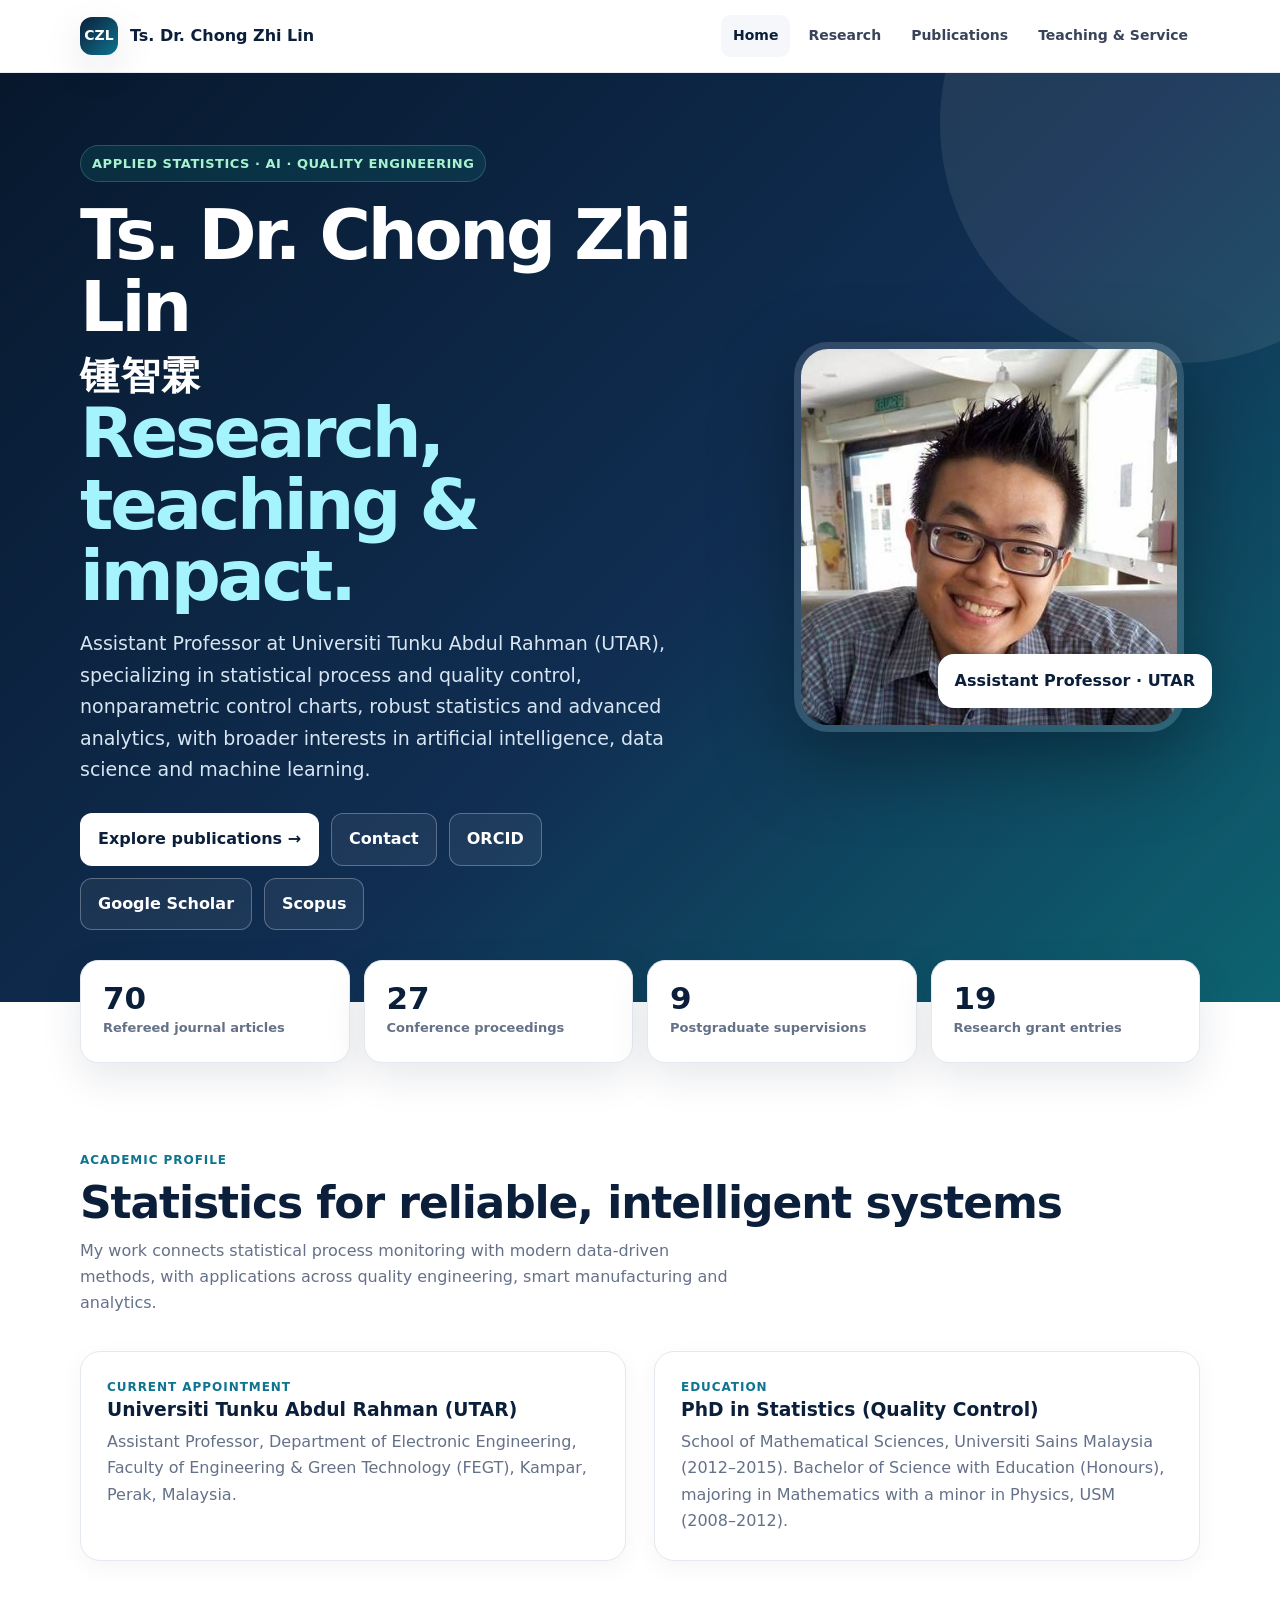
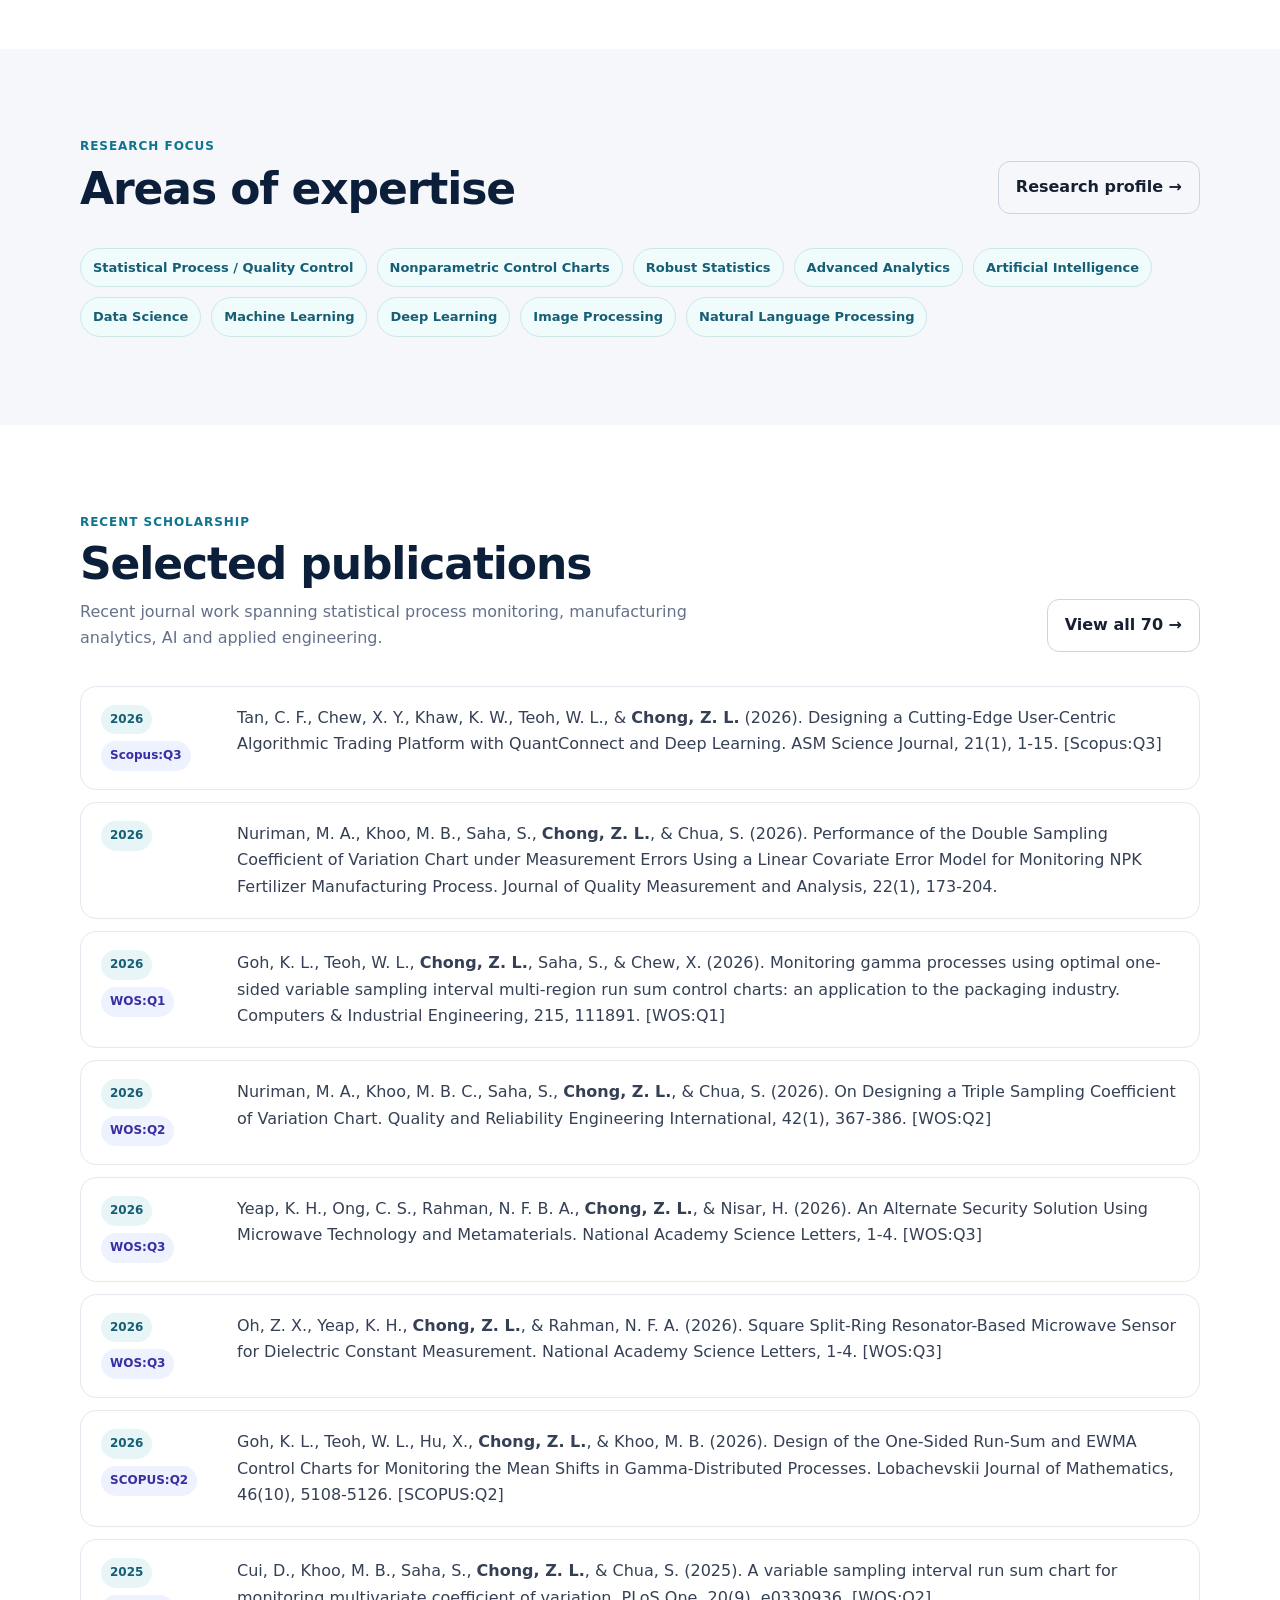
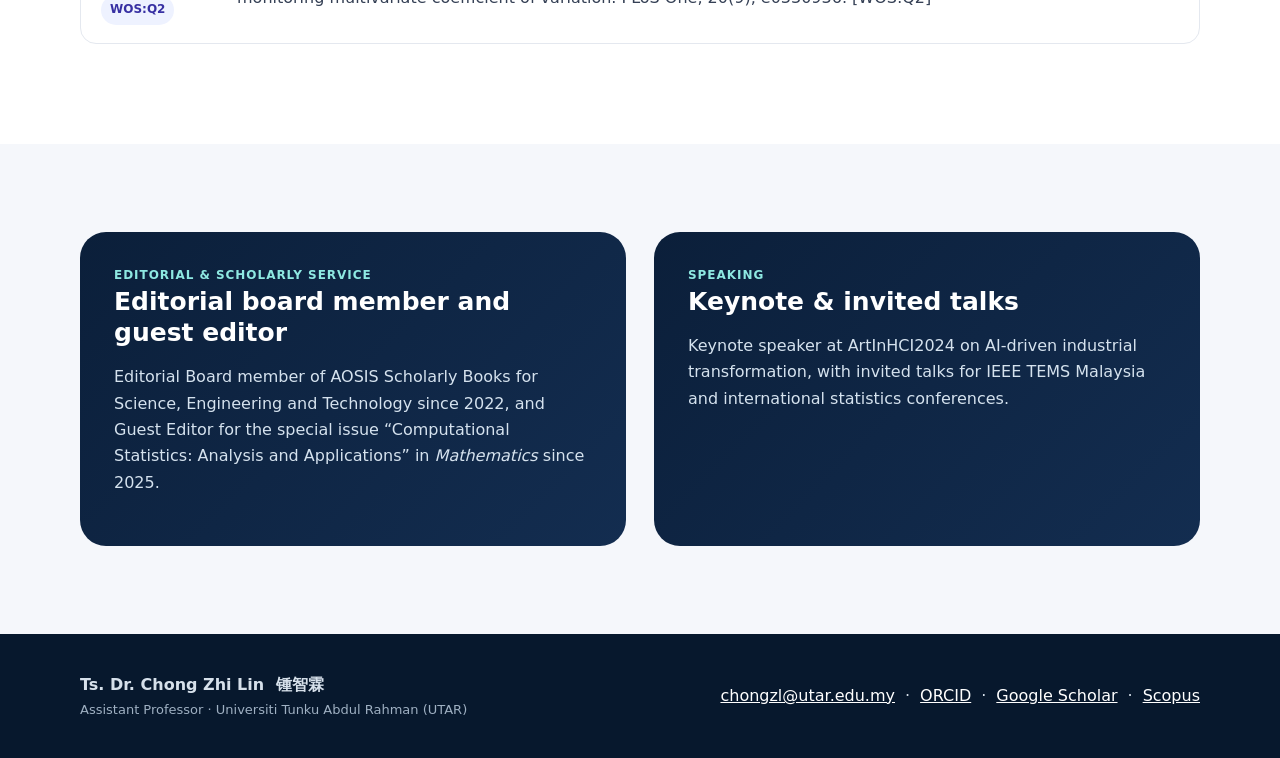
<file: index.html>
<!doctype html><html lang="en"><head><meta charset="utf-8"><meta name="viewport" content="width=device-width,initial-scale=1"><meta name="description" content="Academic profile of Ts. Dr. Chong Zhi Lin (锺智霖), UTAR Assistant Professor specializing in statistical process control, AI and data science."><title>Ts. Dr. Chong Zhi Lin (锺智霖) | Academic Profile</title><link rel="stylesheet" href="assets/styles.css"><link rel="icon" href="assets/favicon.svg" type="image/svg+xml"><!-- SEO START -->
<meta name="robots" content="index,follow,max-image-preview:large,max-snippet:-1,max-video-preview:-1">
<meta name="author" content="Ts. Dr. Chong Zhi Lin">
<link rel="canonical" href="https://chongzhilin.my/">
<meta property="og:locale" content="en_MY">
<meta property="og:type" content="profile">
<meta property="og:site_name" content="Ts. Dr. Chong Zhi Lin (锺智霖)">
<meta property="og:title" content="Ts. Dr. Chong Zhi Lin (锺智霖) | Academic Profile">
<meta property="og:description" content="Academic profile of Ts. Dr. Chong Zhi Lin (锺智霖), UTAR Assistant Professor specializing in statistical process control, AI and data science.">
<meta property="og:url" content="https://chongzhilin.my/">
<meta property="og:image" content="https://chongzhilin.my/assets/profile.jpg">
<meta property="og:image:alt" content="Portrait of Ts. Dr. Chong Zhi Lin">
<meta name="twitter:card" content="summary">
<meta name="twitter:title" content="Ts. Dr. Chong Zhi Lin (锺智霖) | Academic Profile">
<meta name="twitter:description" content="Academic profile of Ts. Dr. Chong Zhi Lin (锺智霖), UTAR Assistant Professor specializing in statistical process control, AI and data science.">
<meta name="twitter:image" content="https://chongzhilin.my/assets/profile.jpg">
<script type="application/ld+json">{"@context":"https://schema.org","@graph":[{"@type":"WebSite","@id":"https://chongzhilin.my/#website","url":"https://chongzhilin.my/","name":"Ts. Dr. Chong Zhi Lin (锺智霖)","alternateName":["Chong Zhi Lin","Chong Z.L.","锺智霖"],"publisher":{"@id":"https://chongzhilin.my/#person"},"inLanguage":"en"},{"@type":"Person","@id":"https://chongzhilin.my/#person","name":"Chong Zhi Lin","honorificPrefix":"Ts. Dr.","url":"https://chongzhilin.my/","image":"https://chongzhilin.my/assets/profile.jpg","jobTitle":"Assistant Professor","email":"mailto:chongzl@utar.edu.my","worksFor":{"@type":"CollegeOrUniversity","name":"Universiti Tunku Abdul Rahman (UTAR)","url":"https://www.utar.edu.my/"},"alumniOf":{"@type":"CollegeOrUniversity","name":"Universiti Sains Malaysia","url":"https://www.usm.my/"},"knowsAbout":["Statistical Process Control","Quality Control","Nonparametric Control Charts","Robust Statistics","Advanced Analytics","Artificial Intelligence","Data Science","Machine Learning","Deep Learning","Image Processing","Natural Language Processing"],"sameAs":["https://orcid.org/0000-0001-5670-6043","https://www2.utar.edu.my/cv/index.jsp?cv=chongzl&reqPageId=aboutMe","https://dspace-cris.utar.edu.my/items/chongzl","https://scholar.google.ca/citations?user=jpxHVs4AAAAJ&hl=en","https://www.scopus.com/authid/detail.uri?authorId=57192911225","https://www.researchgate.net/profile/Chong-Zhi-Lin"]},{"@type":"ProfilePage","@id":"https://chongzhilin.my/#webpage","url":"https://chongzhilin.my/","name":"Ts. Dr. Chong Zhi Lin (锺智霖) | Academic Profile","description":"Academic profile of Ts. Dr. Chong Zhi Lin (锺智霖), UTAR Assistant Professor specializing in statistical process control, AI and data science.","isPartOf":{"@id":"https://chongzhilin.my/#website"},"about":{"@id":"https://chongzhilin.my/#person"},"mainEntity":{"@id":"https://chongzhilin.my/#person"},"inLanguage":"en"}]}</script>
<!-- SEO END --></head><body><header class="site-header"><div class="container nav"><a class="brand" href="/"><span class="brand-mark">CZL</span><span>Ts. Dr. Chong Zhi Lin</span></a><button class="menu-btn" aria-label="Open menu">☰</button><nav class="nav-links"><a class="active" href="/">Home</a><a class="" href="/research">Research</a><a class="" href="/publications">Publications</a><a class="" href="/teaching-service">Teaching & Service</a></nav></div></header>
<section class="hero"><div class="container hero-grid"><div><span class="kicker">Applied Statistics · AI · Quality Engineering</span><h1>Ts. Dr. Chong Zhi Lin<span class="name-cn" lang="zh">锺智霖</span><span class="tagline">Research, teaching &amp; impact.</span></h1><p class="lead">Assistant Professor at Universiti Tunku Abdul Rahman (UTAR), specializing in statistical process and quality control, nonparametric control charts, robust statistics and advanced analytics, with broader interests in artificial intelligence, data science and machine learning.</p><div class="button-row"><a class="btn primary" href="/publications">Explore publications →</a><a class="btn secondary" href="mailto:chongzl@utar.edu.my">Contact</a><a class="btn secondary" href="https://orcid.org/0000-0001-5670-6043" target="_blank" rel="noopener">ORCID</a><a class="btn secondary" href="https://scholar.google.ca/citations?user=jpxHVs4AAAAJ&amp;hl=en" target="_blank" rel="noopener">Google Scholar</a><a class="btn secondary" href="https://www.scopus.com/authid/detail.uri?authorId=57192911225" target="_blank" rel="noopener">Scopus</a></div></div><div class="portrait-wrap"><img class="portrait" src="assets/profile.jpg" alt="Portrait of Ts. Dr. Chong Zhi Lin"><div class="portrait-badge">Assistant Professor · UTAR</div></div></div></section>
<div class="container stats"><div class="stat"><strong>70</strong><span>Refereed journal articles</span></div><div class="stat"><strong>27</strong><span>Conference proceedings</span></div><div class="stat"><strong>9</strong><span>Postgraduate supervisions</span></div><div class="stat"><strong>19</strong><span>Research grant entries</span></div></div>
<section class="section"><div class="container"><div class="section-head"><div><div class="eyebrow">Academic profile</div><h2>Statistics for reliable, intelligent systems</h2><p class="section-intro">My work connects statistical process monitoring with modern data-driven methods, with applications across quality engineering, smart manufacturing and analytics.</p></div></div><div class="grid-2"><article class="card"><div class="eyebrow">Current appointment</div><h3>Universiti Tunku Abdul Rahman (UTAR)</h3><p>Assistant Professor, Department of Electronic Engineering, Faculty of Engineering & Green Technology (FEGT), Kampar, Perak, Malaysia.</p></article><article class="card"><div class="eyebrow">Education</div><h3>PhD in Statistics (Quality Control)</h3><p>School of Mathematical Sciences, Universiti Sains Malaysia (2012–2015). Bachelor of Science with Education (Honours), majoring in Mathematics with a minor in Physics, USM (2008–2012).</p></article></div></div></section>
<section class="section soft"><div class="container"><div class="section-head"><div><div class="eyebrow">Research focus</div><h2>Areas of expertise</h2></div><a href="/research" class="btn" style="border-color:#cbd5e1">Research profile →</a></div><div class="tag-cloud"><span class="tag">Statistical Process / Quality Control</span><span class="tag">Nonparametric Control Charts</span><span class="tag">Robust Statistics</span><span class="tag">Advanced Analytics</span><span class="tag">Artificial Intelligence</span><span class="tag">Data Science</span><span class="tag">Machine Learning</span><span class="tag">Deep Learning</span><span class="tag">Image Processing</span><span class="tag">Natural Language Processing</span></div></div></section>
<section class="section"><div class="container"><div class="section-head"><div><div class="eyebrow">Recent scholarship</div><h2>Selected publications</h2><p class="section-intro">Recent journal work spanning statistical process monitoring, manufacturing analytics, AI and applied engineering.</p></div><a href="/publications" class="btn" style="border-color:#cbd5e1">View all 70 →</a></div><article class="pub-item" data-year="2026" data-cat="journal" data-text="tan, c. f., chew, x. y., khaw, k. w., teoh, w. l., &amp; chong, z. l. (2026). designing a cutting-edge user-centric algorithmic trading platform with quantconnect and deep learning. asm science journal, 21(1), 1-15. [scopus:q3]"><div class="pub-meta"><span class="year-pill">2026</span><span class="index-pill">Scopus:Q3</span></div><p>Tan, C. F., Chew, X. Y., Khaw, K. W., Teoh, W. L., &amp; <strong>Chong, Z. L.</strong> (2026). Designing a Cutting-Edge User-Centric Algorithmic Trading Platform with QuantConnect and Deep Learning. ASM Science Journal, 21(1), 1-15. [Scopus:Q3]</p></article>
<article class="pub-item" data-year="2026" data-cat="journal" data-text="nuriman, m. a., khoo, m. b., saha, s., chong, z. l., &amp; chua, s. (2026). performance of the double sampling coefficient of variation chart under measurement errors using a linear covariate error model for monitoring npk fertilizer manufacturing process. journal of quality measurement and analysis, 22(1), 173-204."><div class="pub-meta"><span class="year-pill">2026</span></div><p>Nuriman, M. A., Khoo, M. B., Saha, S., <strong>Chong, Z. L.</strong>, &amp; Chua, S. (2026). Performance of the Double Sampling Coefficient of Variation Chart under Measurement Errors Using a Linear Covariate Error Model for Monitoring NPK Fertilizer Manufacturing Process. Journal of Quality Measurement and Analysis, 22(1), 173-204.</p></article>
<article class="pub-item" data-year="2026" data-cat="journal" data-text="goh, k. l., teoh, w. l., chong, z. l., saha, s., &amp; chew, x. (2026). monitoring gamma processes using optimal one-sided variable sampling interval multi-region run sum control charts: an application to the packaging industry. computers &amp; industrial engineering, 215, 111891. [wos:q1]"><div class="pub-meta"><span class="year-pill">2026</span><span class="index-pill">WOS:Q1</span></div><p>Goh, K. L., Teoh, W. L., <strong>Chong, Z. L.</strong>, Saha, S., &amp; Chew, X. (2026). Monitoring gamma processes using optimal one-sided variable sampling interval multi-region run sum control charts: an application to the packaging industry. Computers &amp; Industrial Engineering, 215, 111891. [WOS:Q1]</p></article>
<article class="pub-item" data-year="2026" data-cat="journal" data-text="nuriman, m. a., khoo, m. b. c., saha, s., chong, z. l., &amp; chua, s. (2026). on designing a triple sampling coefficient of variation chart. quality and reliability engineering international, 42(1), 367-386. [wos:q2]"><div class="pub-meta"><span class="year-pill">2026</span><span class="index-pill">WOS:Q2</span></div><p>Nuriman, M. A., Khoo, M. B. C., Saha, S., <strong>Chong, Z. L.</strong>, &amp; Chua, S. (2026). On Designing a Triple Sampling Coefficient of Variation Chart. Quality and Reliability Engineering International, 42(1), 367-386. [WOS:Q2]</p></article>
<article class="pub-item" data-year="2026" data-cat="journal" data-text="yeap, k. h., ong, c. s., rahman, n. f. b. a., chong, z. l., &amp; nisar, h. (2026). an alternate security solution using microwave technology and metamaterials. national academy science letters, 1-4. [wos:q3]"><div class="pub-meta"><span class="year-pill">2026</span><span class="index-pill">WOS:Q3</span></div><p>Yeap, K. H., Ong, C. S., Rahman, N. F. B. A., <strong>Chong, Z. L.</strong>, &amp; Nisar, H. (2026). An Alternate Security Solution Using Microwave Technology and Metamaterials. National Academy Science Letters, 1-4. [WOS:Q3]</p></article>
<article class="pub-item" data-year="2026" data-cat="journal" data-text="oh, z. x., yeap, k. h., chong, z. l., &amp; rahman, n. f. a. (2026). square split-ring resonator-based microwave sensor for dielectric constant measurement. national academy science letters, 1-4. [wos:q3]"><div class="pub-meta"><span class="year-pill">2026</span><span class="index-pill">WOS:Q3</span></div><p>Oh, Z. X., Yeap, K. H., <strong>Chong, Z. L.</strong>, &amp; Rahman, N. F. A. (2026). Square Split-Ring Resonator-Based Microwave Sensor for Dielectric Constant Measurement. National Academy Science Letters, 1-4. [WOS:Q3]</p></article>
<article class="pub-item" data-year="2026" data-cat="journal" data-text="goh, k. l., teoh, w. l., hu, x., chong, z. l., &amp; khoo, m. b. (2026). design of the one-sided run-sum and ewma control charts for monitoring the mean shifts in gamma-distributed processes. lobachevskii journal of mathematics, 46(10), 5108-5126. [scopus:q2]"><div class="pub-meta"><span class="year-pill">2026</span><span class="index-pill">SCOPUS:Q2</span></div><p>Goh, K. L., Teoh, W. L., Hu, X., <strong>Chong, Z. L.</strong>, &amp; Khoo, M. B. (2026). Design of the One-Sided Run-Sum and EWMA Control Charts for Monitoring the Mean Shifts in Gamma-Distributed Processes. Lobachevskii Journal of Mathematics, 46(10), 5108-5126. [SCOPUS:Q2]</p></article>
<article class="pub-item" data-year="2025" data-cat="journal" data-text="cui, d., khoo, m. b., saha, s., chong, z. l., &amp; chua, s. (2025). a variable sampling interval run sum chart for monitoring multivariate coefficient of variation. plos one, 20(9), e0330936. [wos:q2]"><div class="pub-meta"><span class="year-pill">2025</span><span class="index-pill">WOS:Q2</span></div><p>Cui, D., Khoo, M. B., Saha, S., <strong>Chong, Z. L.</strong>, &amp; Chua, S. (2025). A variable sampling interval run sum chart for monitoring multivariate coefficient of variation. PLoS One, 20(9), e0330936. [WOS:Q2]</p></article></div></section>
<section class="section soft"><div class="container"><div class="grid-2"><div class="callout"><div class="eyebrow" style="color:#8ee9e2">Editorial & scholarly service</div><h3>Editorial board member and guest editor</h3><p>Editorial Board member of AOSIS Scholarly Books for Science, Engineering and Technology since 2022, and Guest Editor for the special issue “Computational Statistics: Analysis and Applications” in <em>Mathematics</em> since 2025.</p></div><div class="callout"><div class="eyebrow" style="color:#8ee9e2">Speaking</div><h3>Keynote & invited talks</h3><p>Keynote speaker at ArtInHCI2024 on AI-driven industrial transformation, with invited talks for IEEE TEMS Malaysia and international statistics conferences.</p></div></div></div></section>

<footer class="footer"><div class="container footer-grid"><div><strong>Ts. Dr. Chong Zhi Lin <span class="footer-cn" lang="zh">锺智霖</span></strong><div class="small" style="color:#9fb0c2">Assistant Professor · Universiti Tunku Abdul Rahman (UTAR)</div></div><div><a href="mailto:chongzl@utar.edu.my">chongzl@utar.edu.my</a> · <a href="https://orcid.org/0000-0001-5670-6043" target="_blank" rel="noopener">ORCID</a> · <a href="https://scholar.google.ca/citations?user=jpxHVs4AAAAJ&amp;hl=en" target="_blank" rel="noopener">Google Scholar</a> · <a href="https://www.scopus.com/authid/detail.uri?authorId=57192911225" target="_blank" rel="noopener">Scopus</a></div></div></footer><script src="assets/app.js"></script></body></html>
</file>
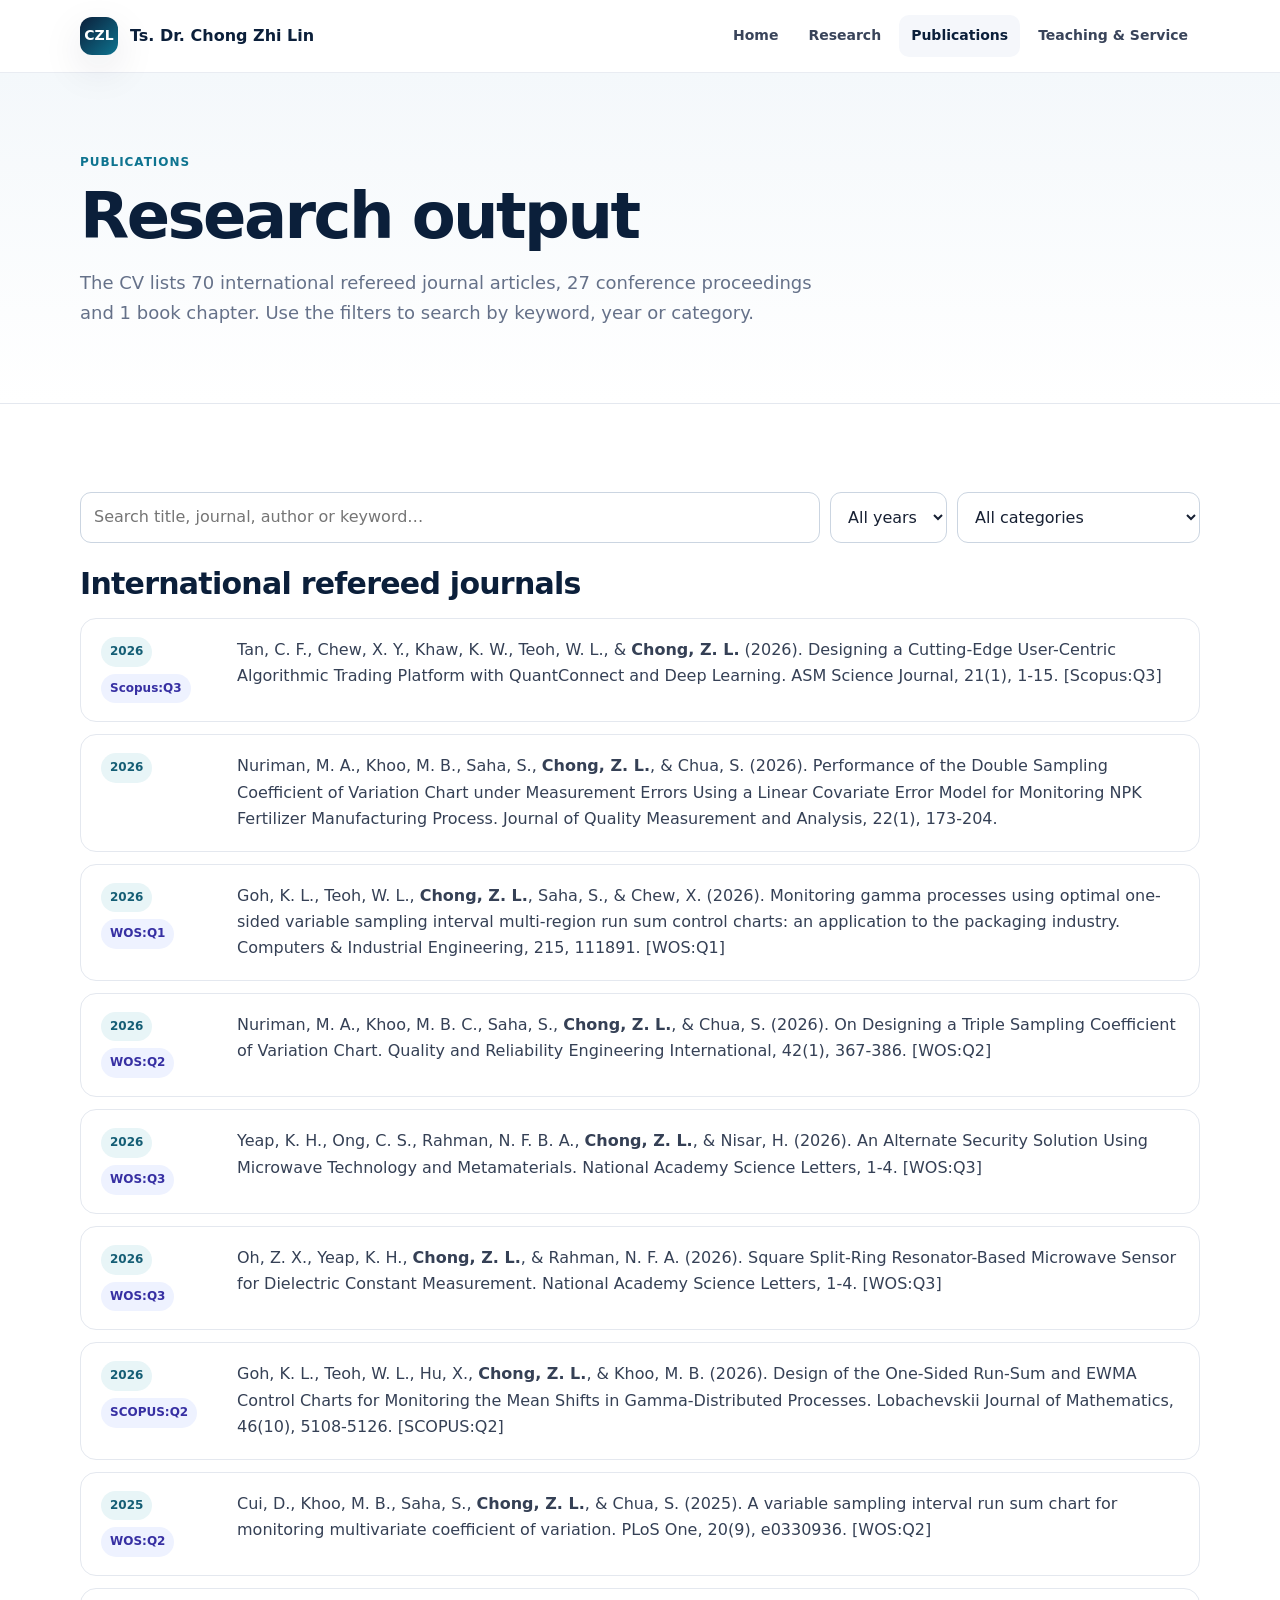
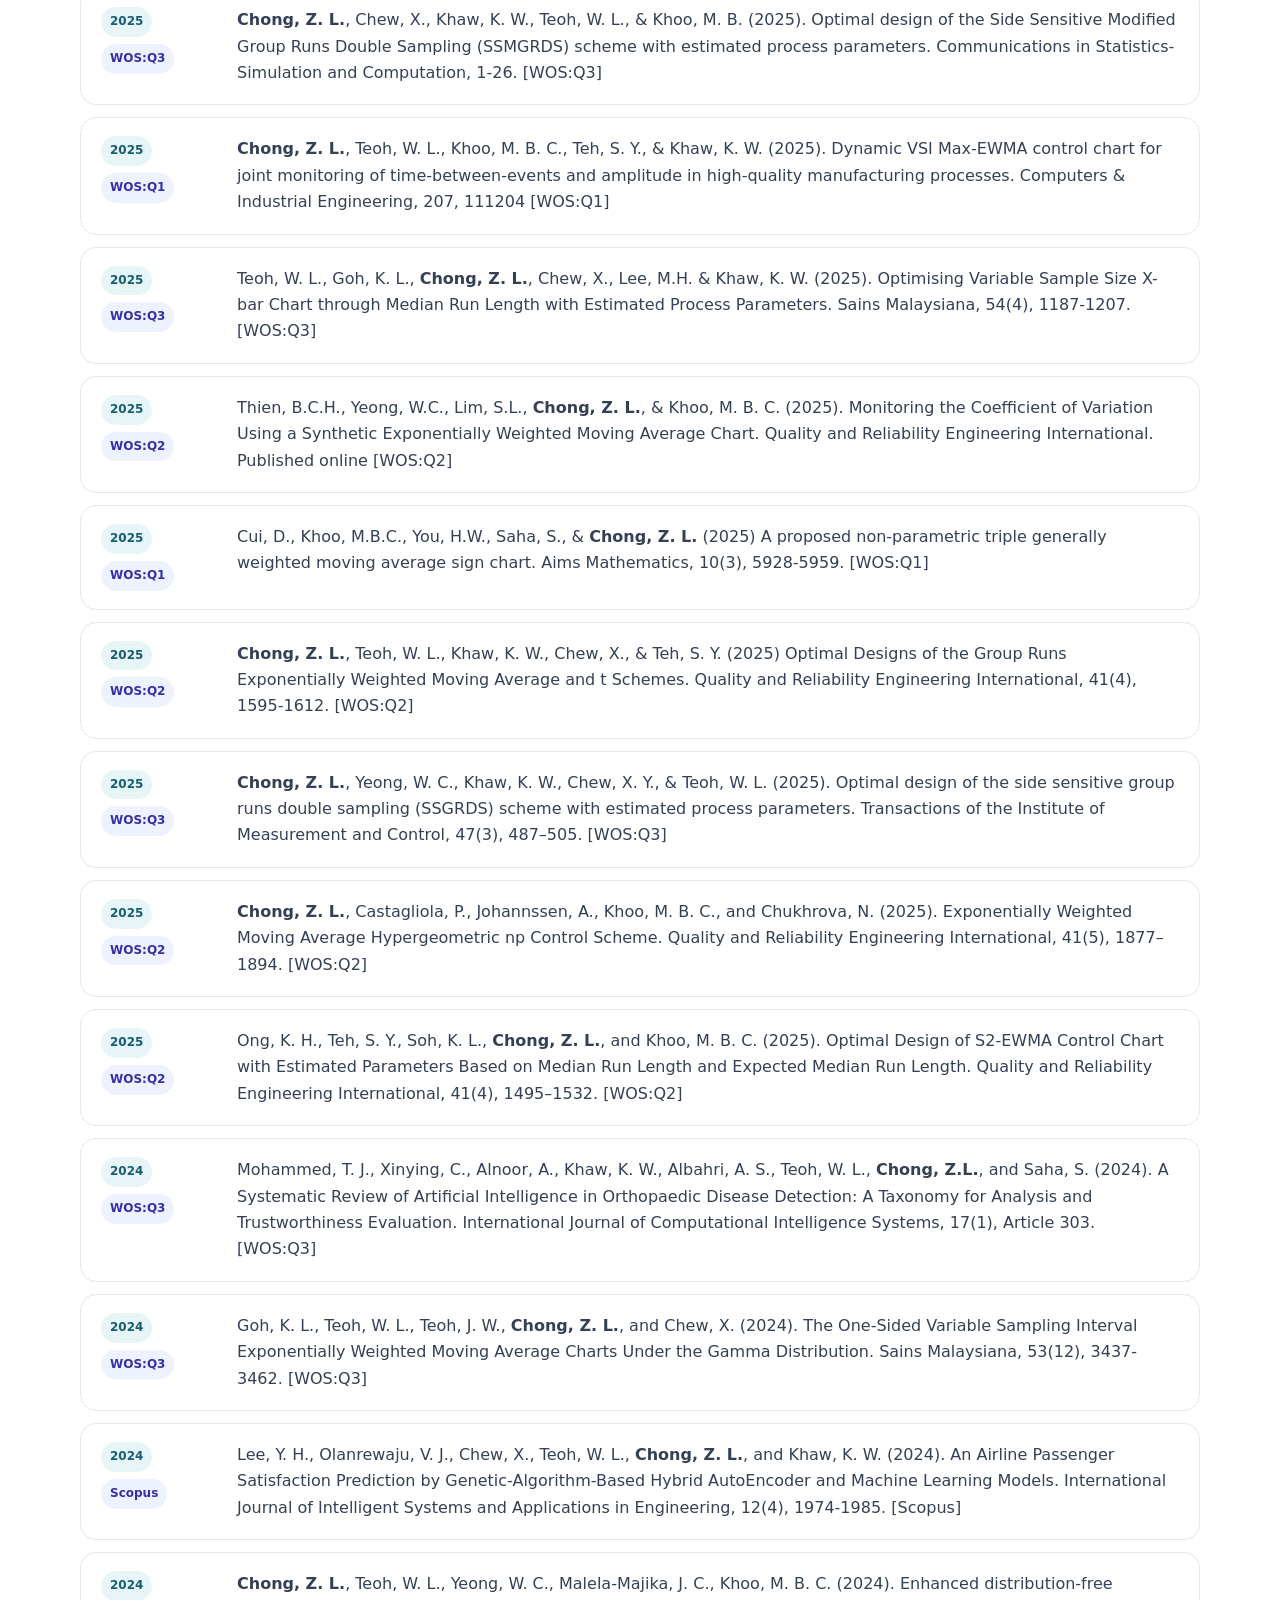
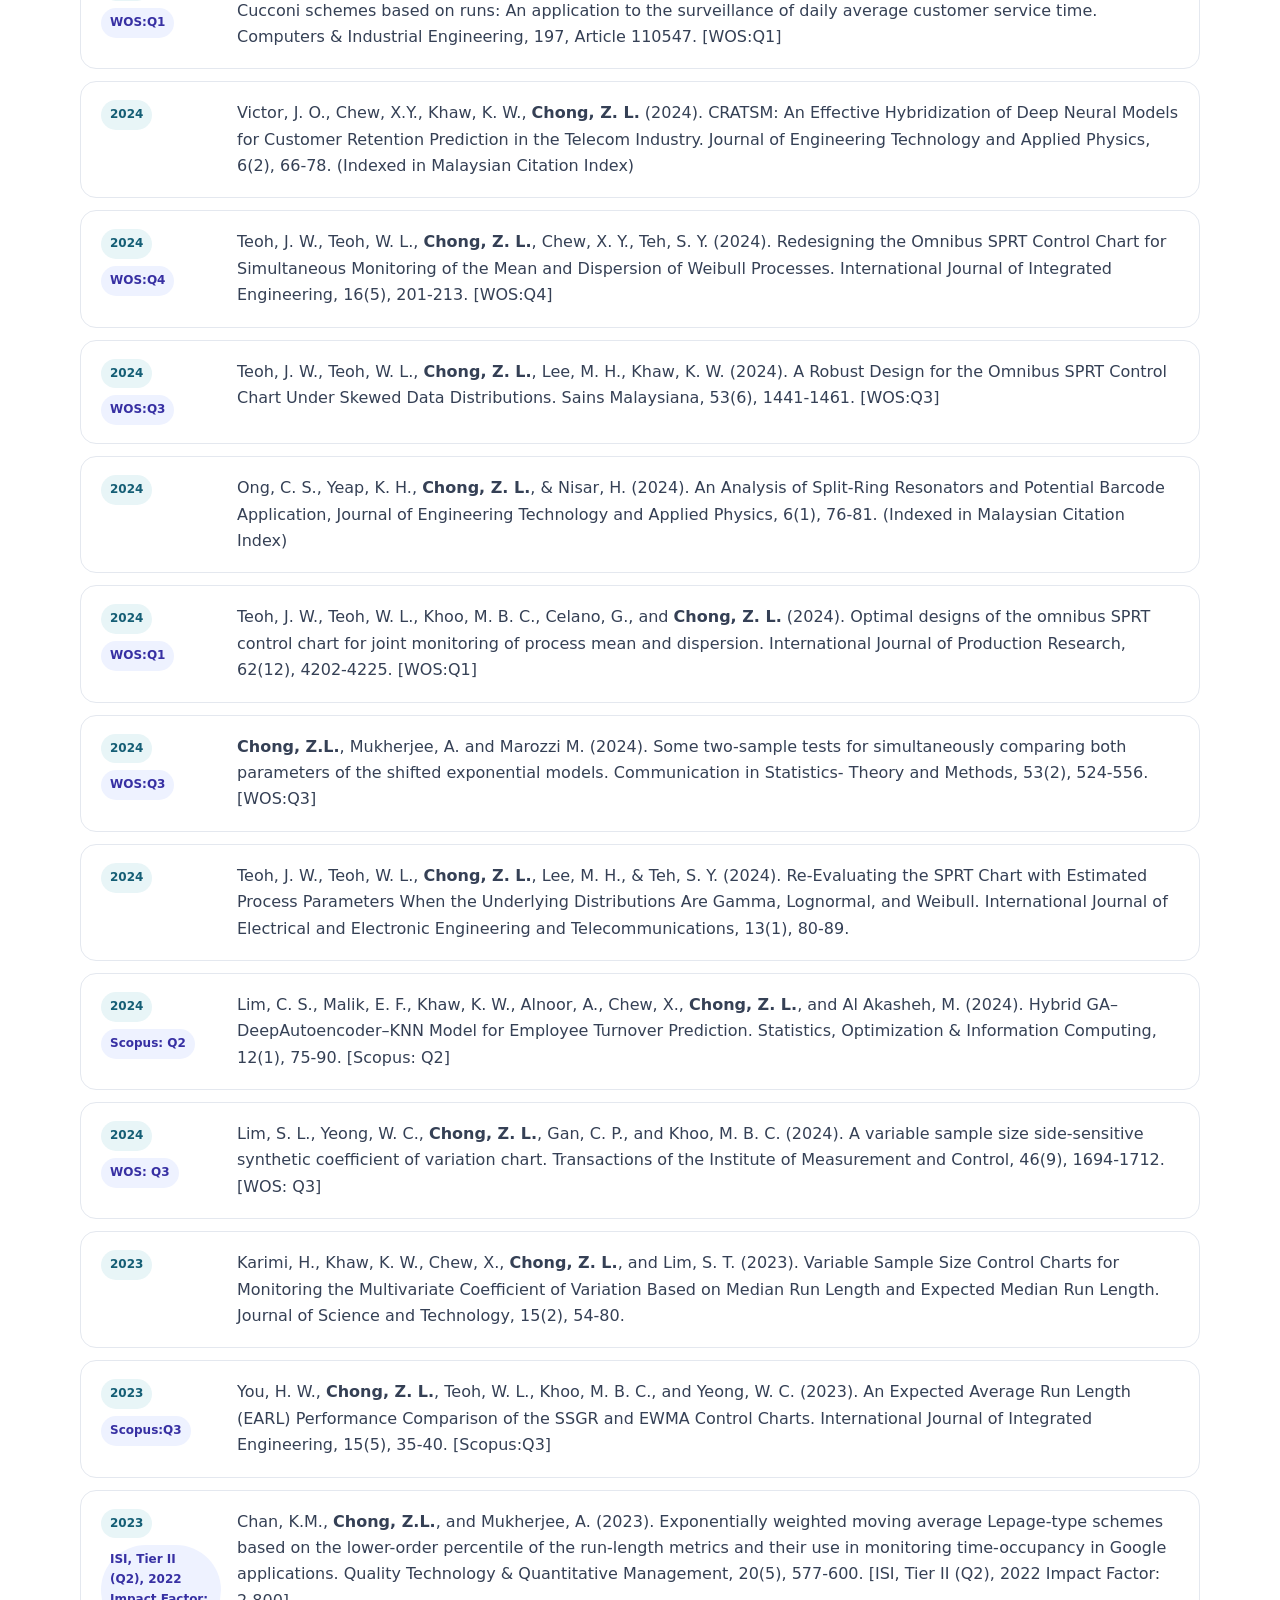
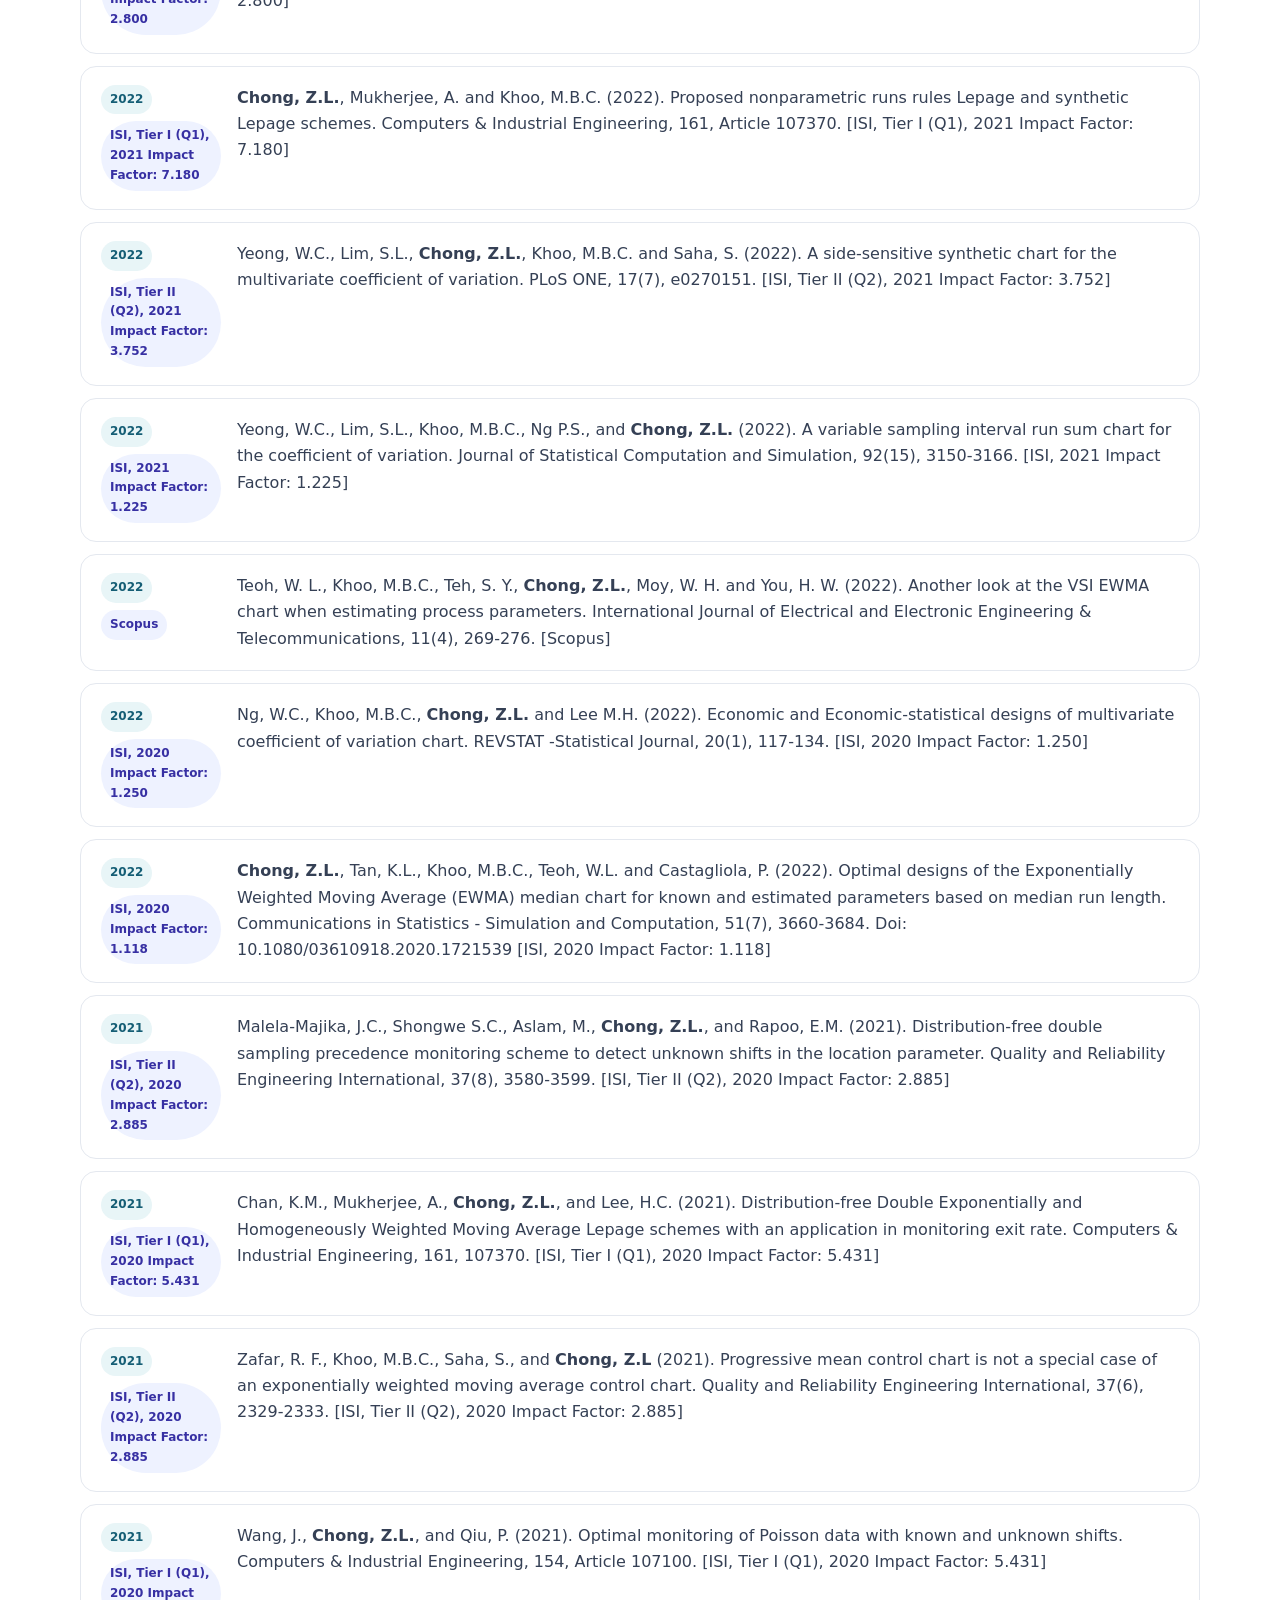
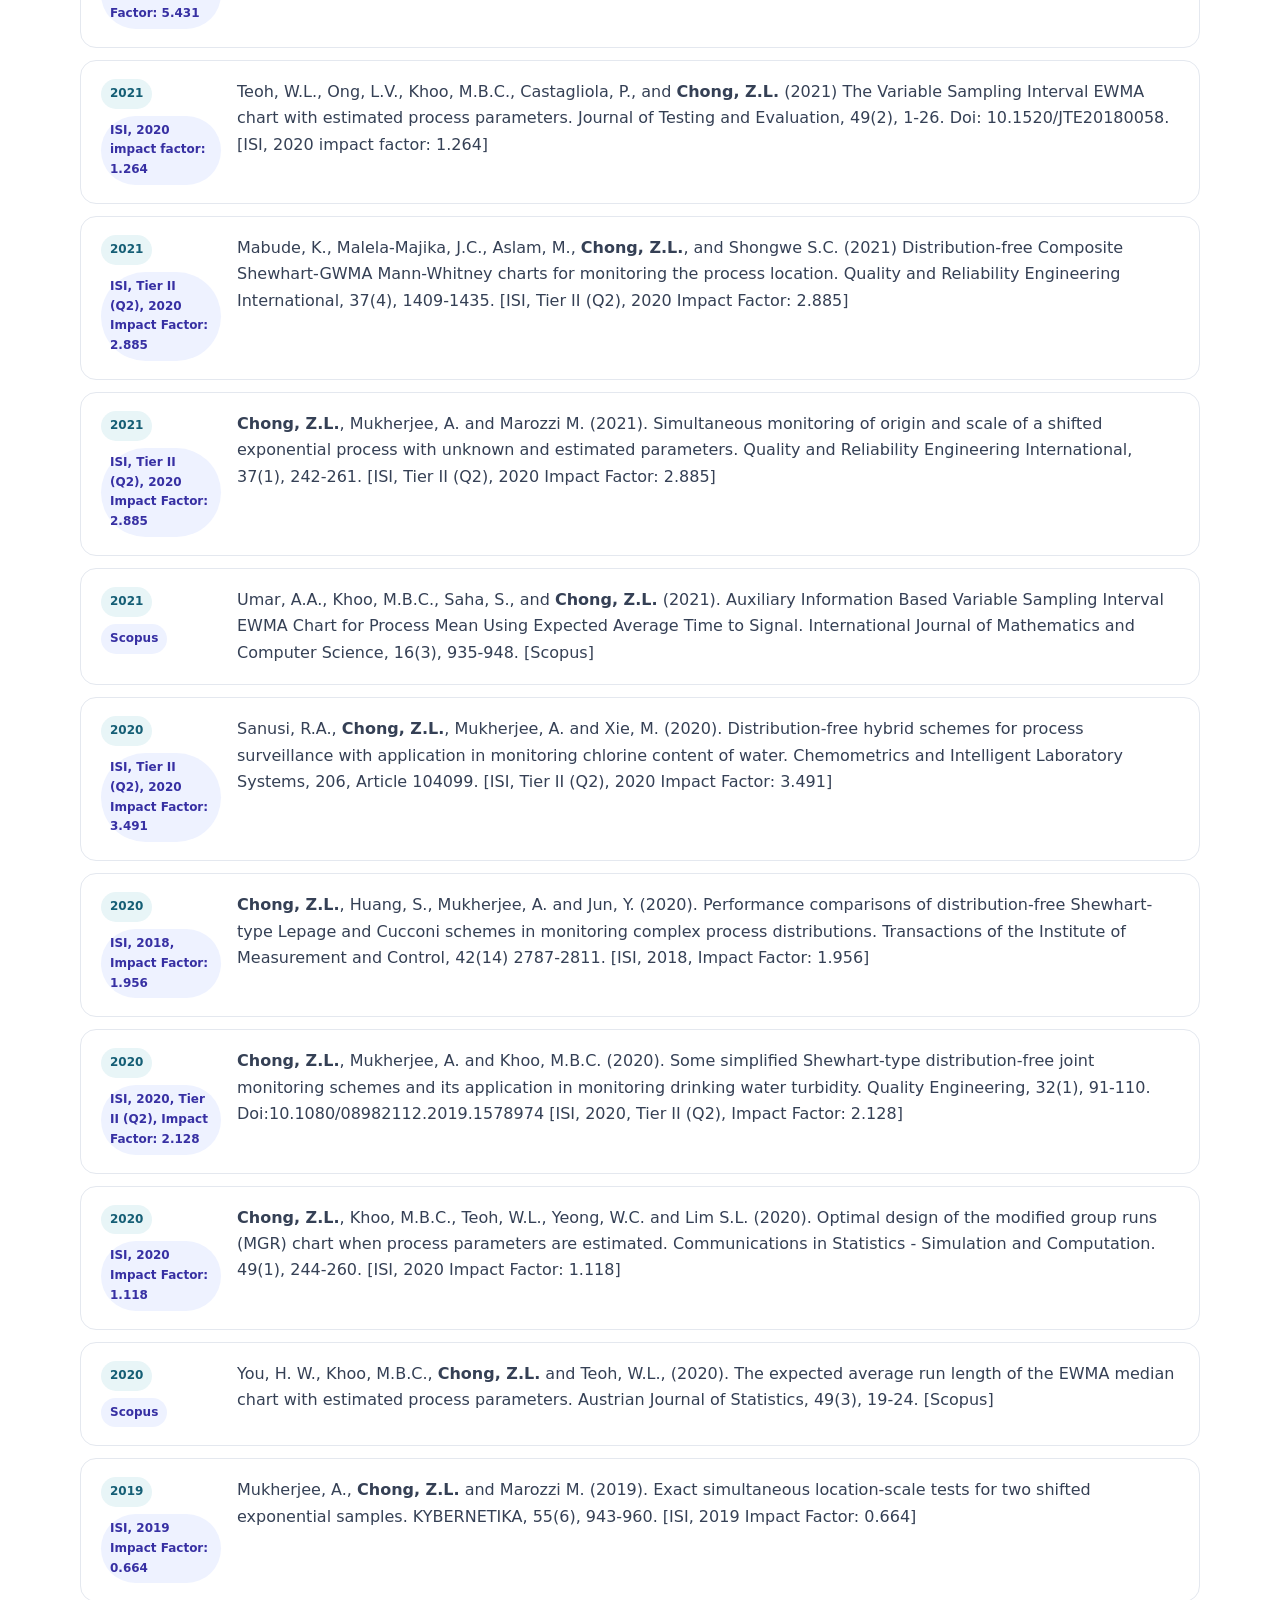
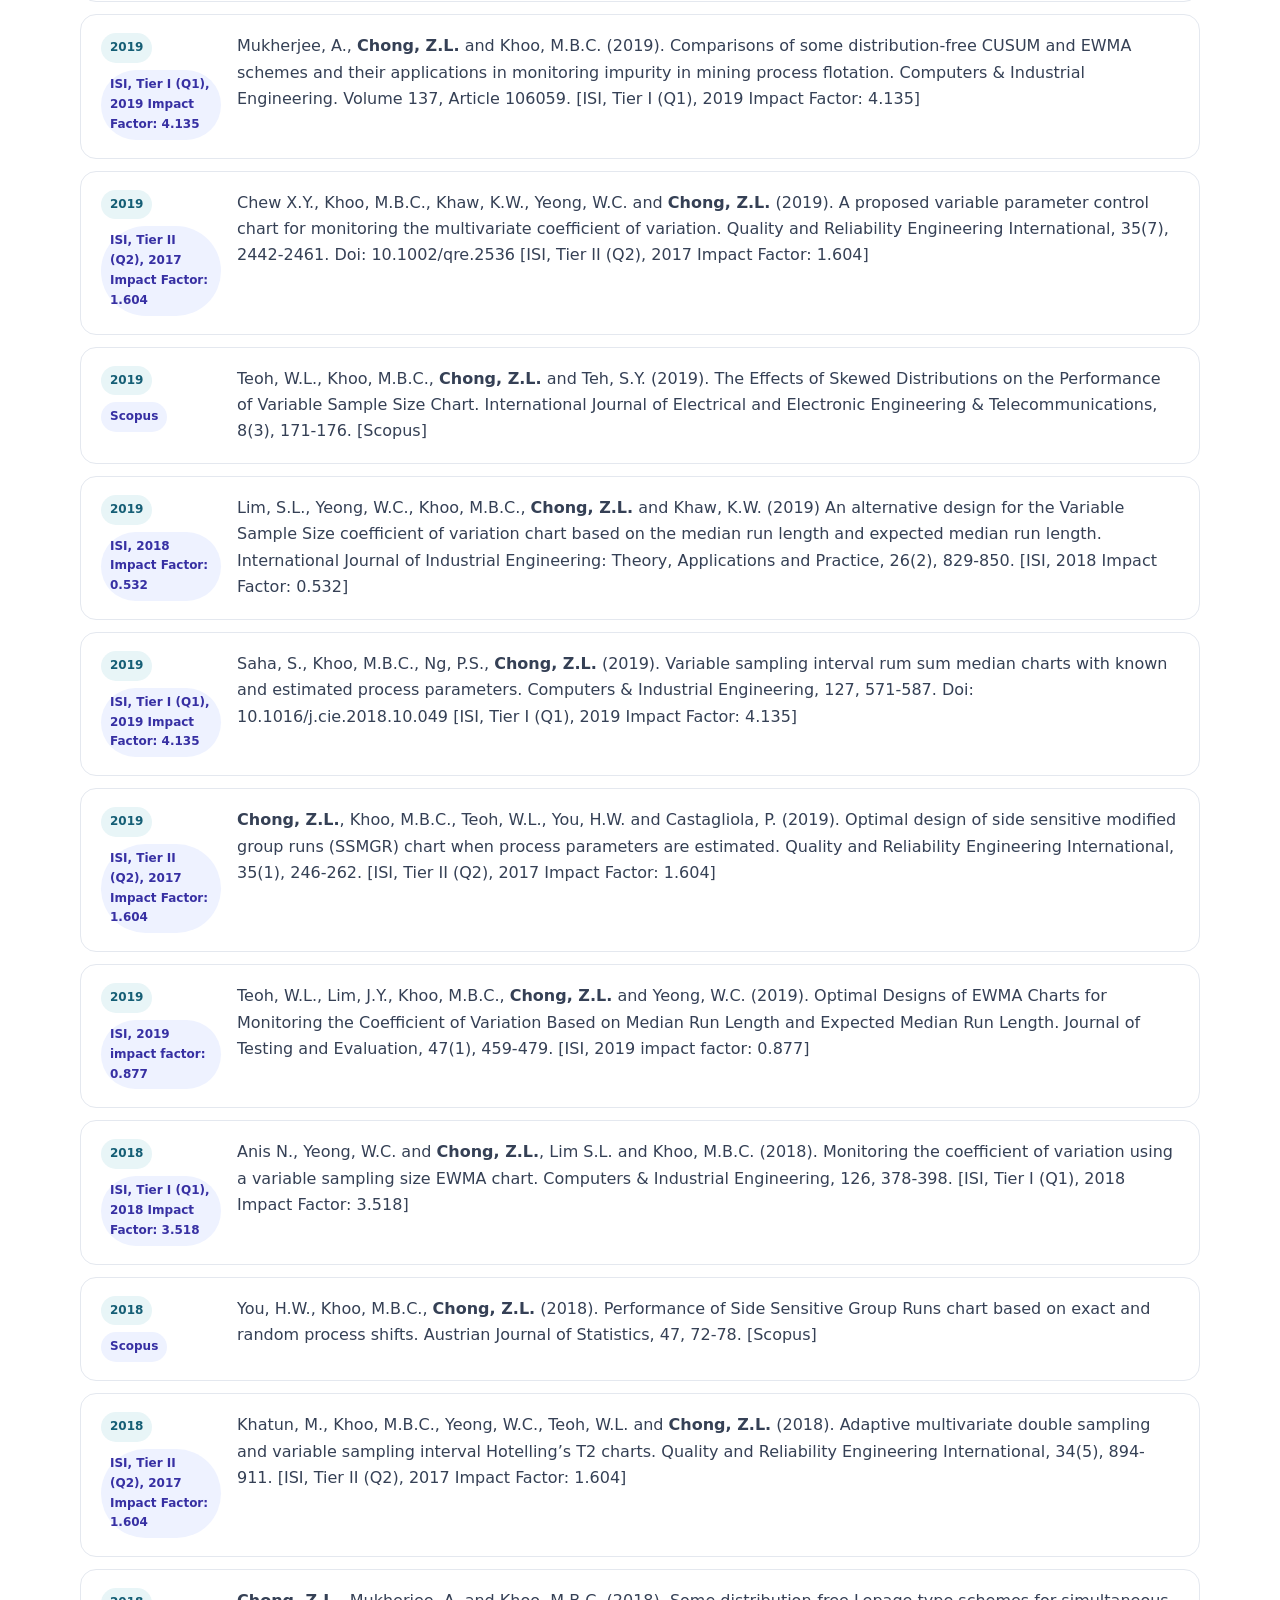
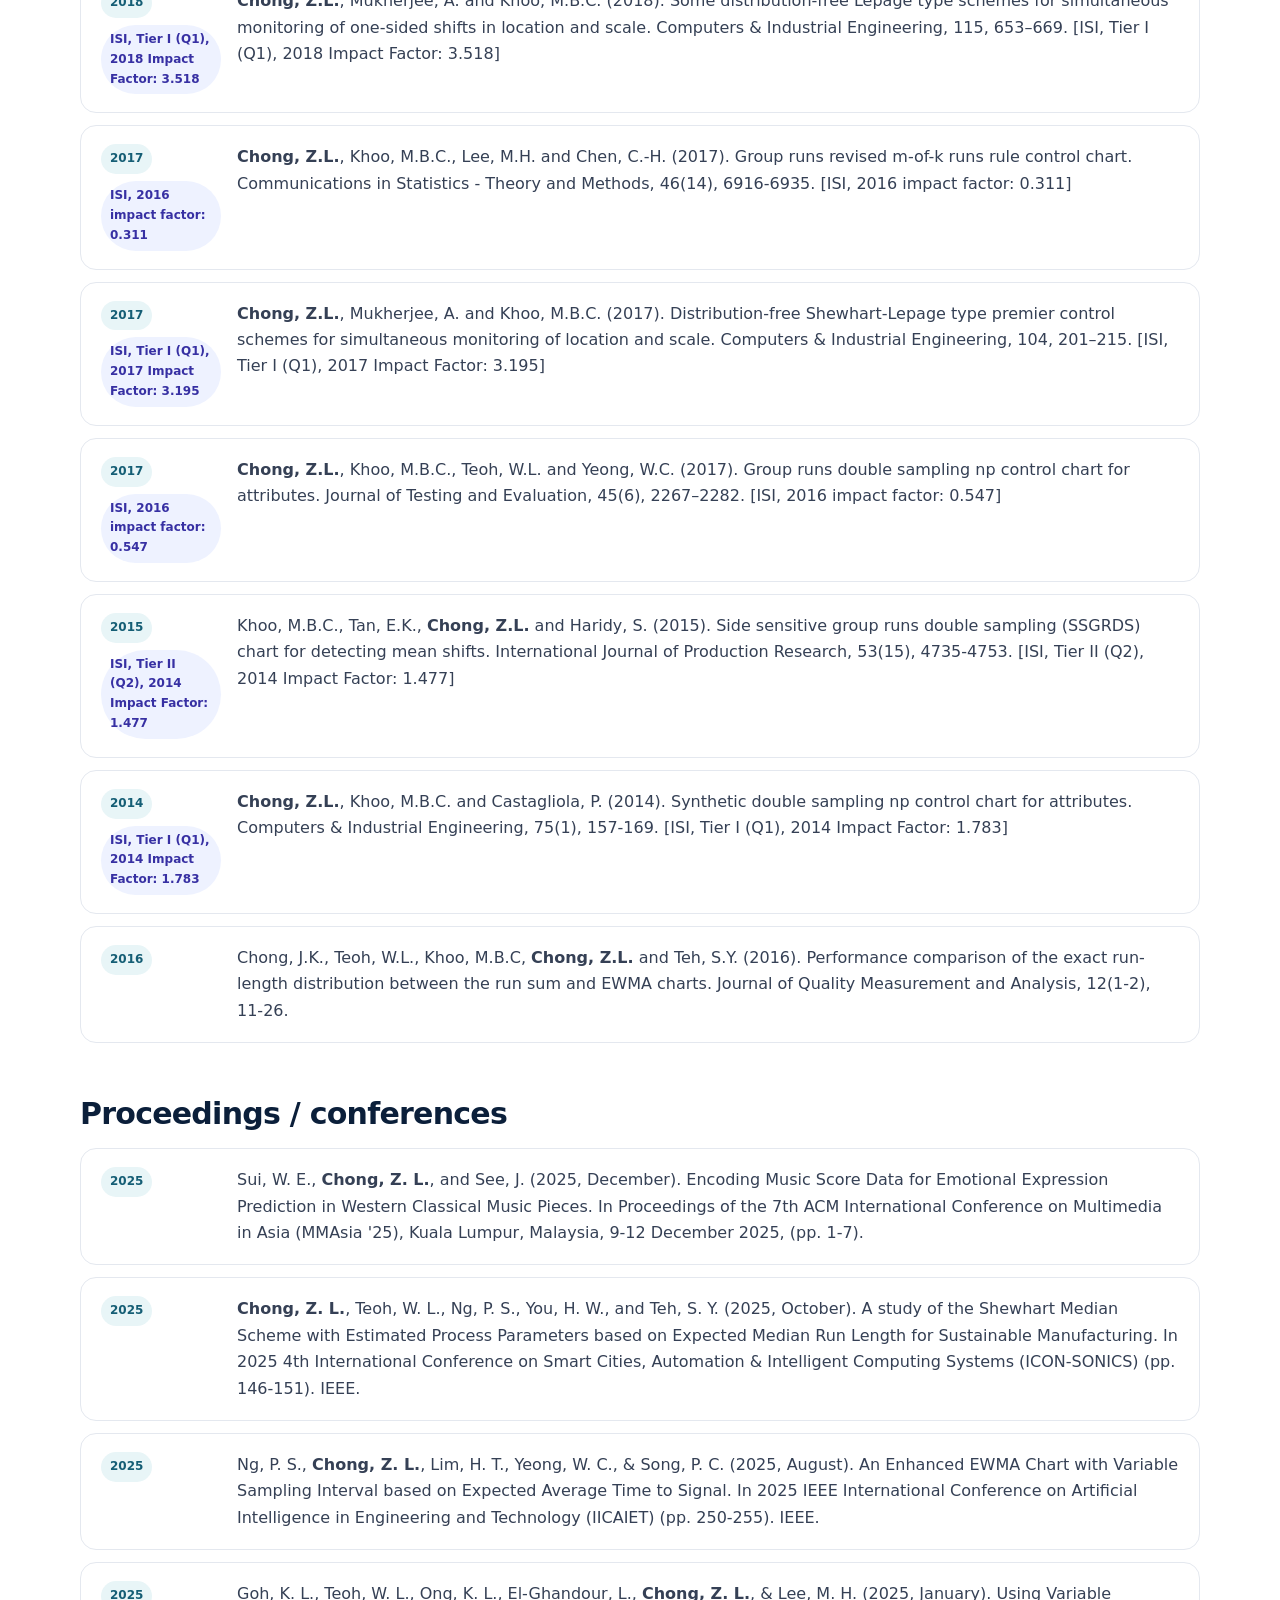
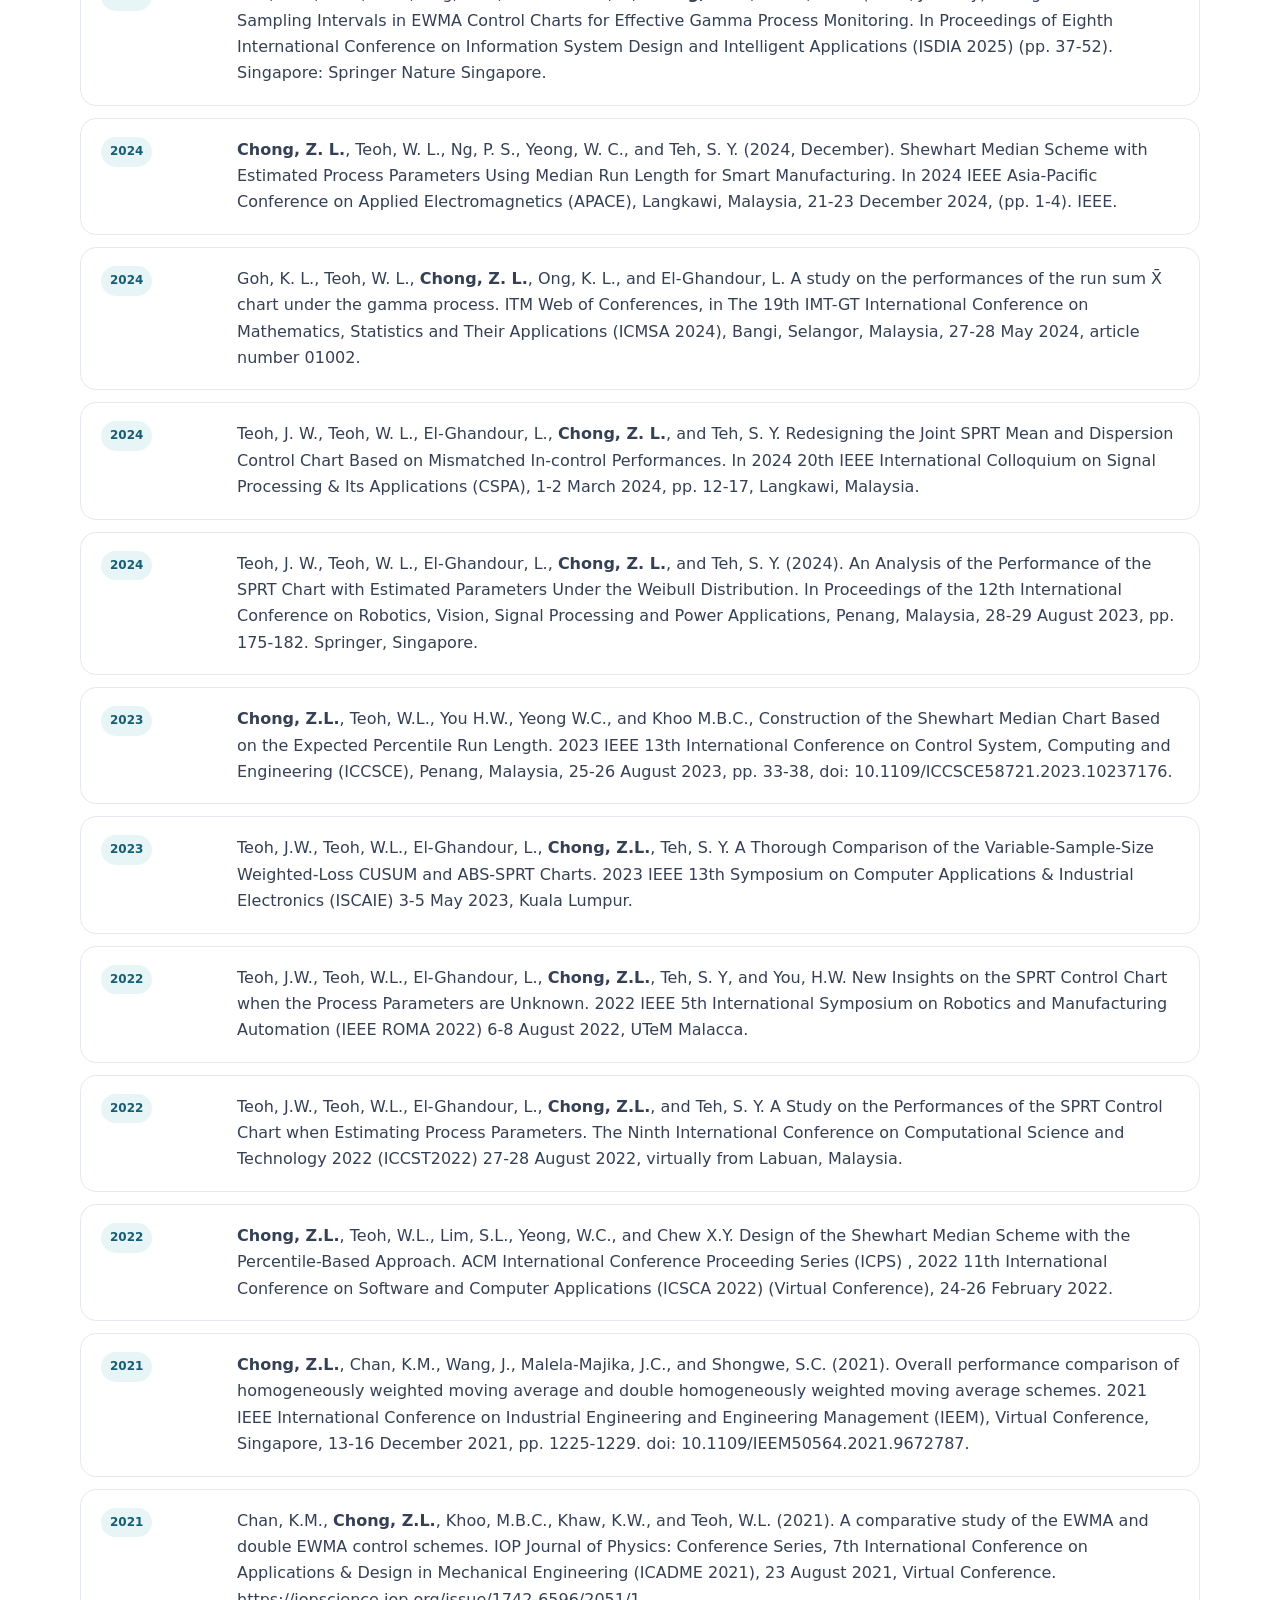
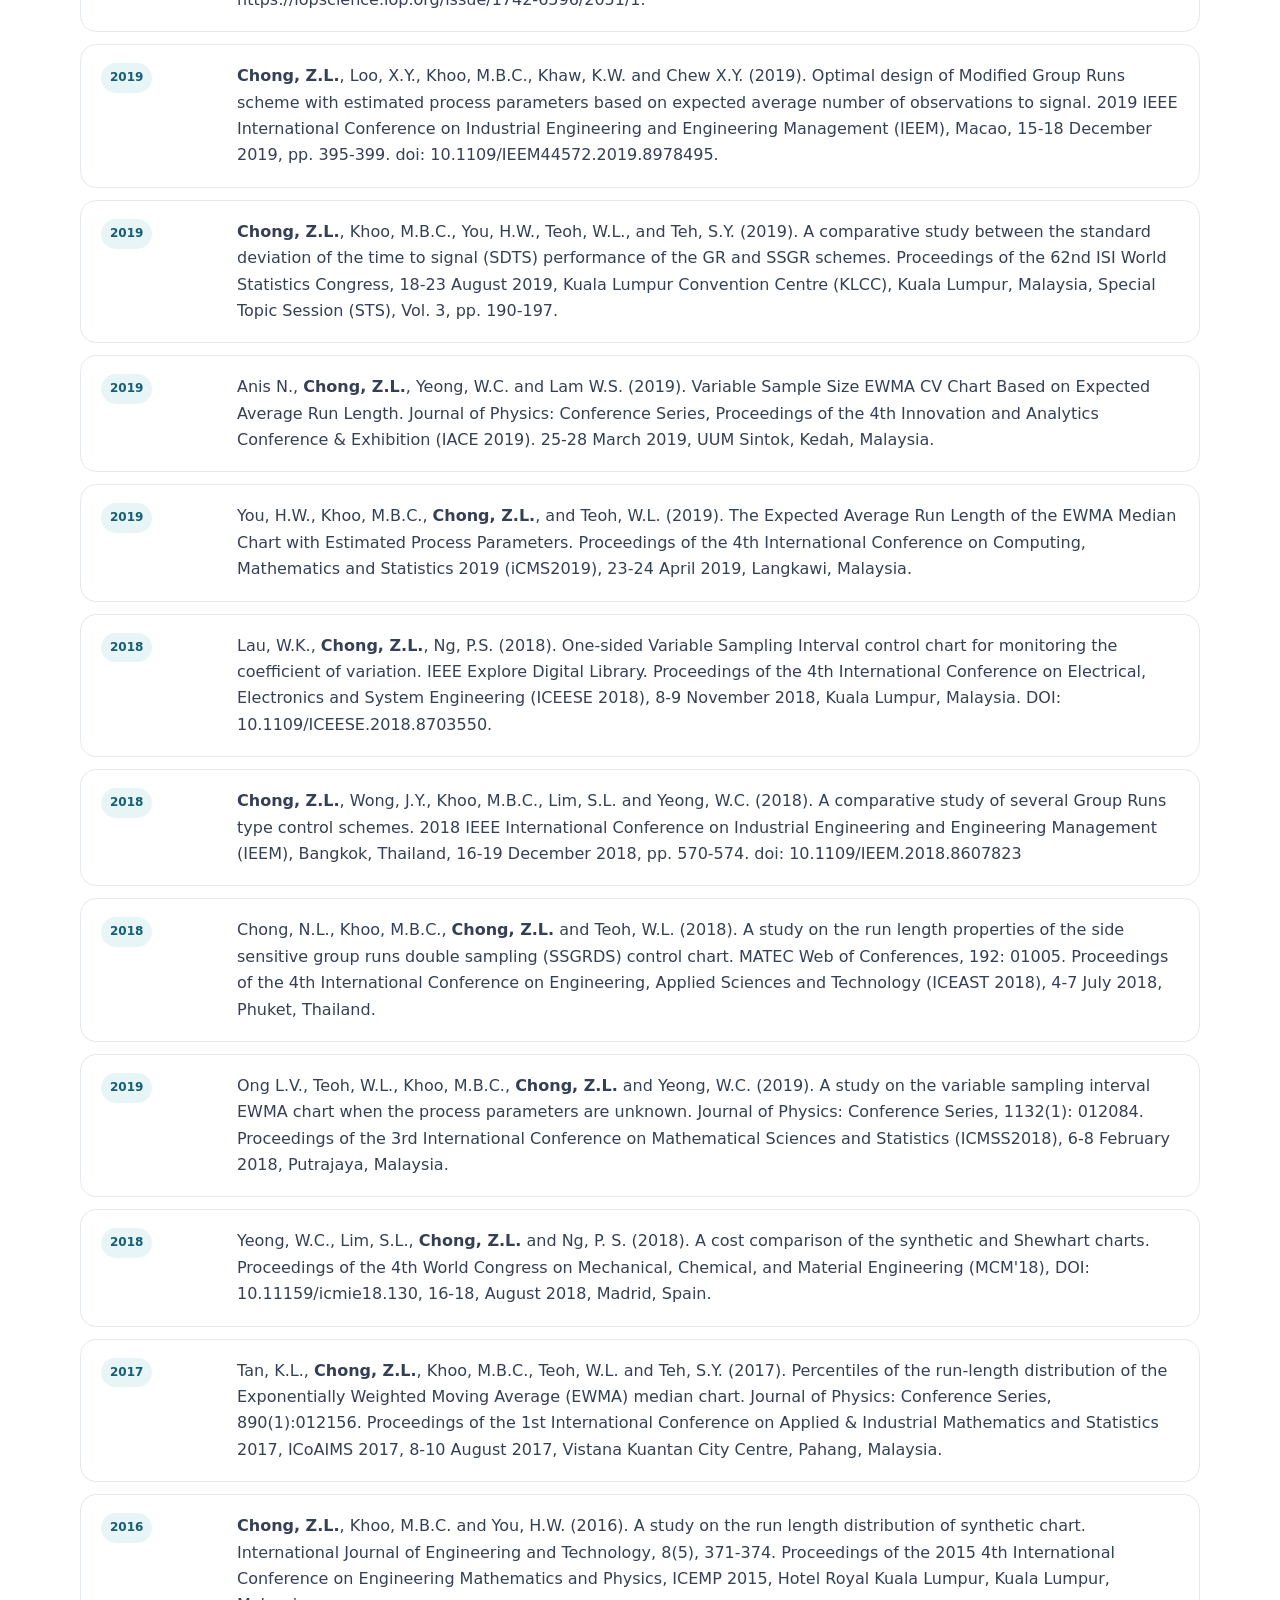
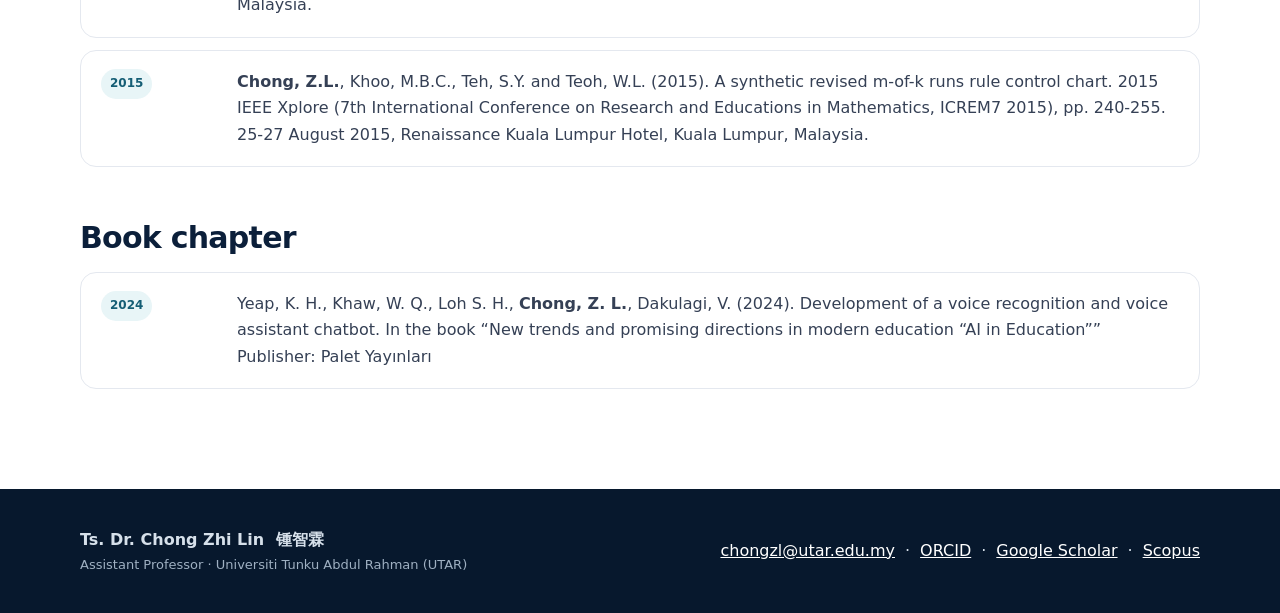
<file: publications.html>
<!doctype html><html lang="en"><head><meta charset="utf-8"><meta name="viewport" content="width=device-width,initial-scale=1"><meta name="description" content="Journal articles, conference proceedings and scholarly publications by Ts. Dr. Chong Zhi Lin (锺智霖) in statistics, quality control, AI and engineering analytics."><title>Publications | Chong Zhi Lin (锺智霖) – Statistics, Quality Control &amp; AI</title><link rel="stylesheet" href="assets/styles.css"><link rel="icon" href="assets/favicon.svg" type="image/svg+xml"><!-- SEO START -->
<meta name="robots" content="index,follow,max-image-preview:large,max-snippet:-1,max-video-preview:-1">
<meta name="author" content="Ts. Dr. Chong Zhi Lin">
<link rel="canonical" href="https://chongzhilin.my/publications">
<meta property="og:locale" content="en_MY">
<meta property="og:type" content="website">
<meta property="og:site_name" content="Ts. Dr. Chong Zhi Lin">
<meta property="og:title" content="Publications | Chong Zhi Lin (锺智霖) – Statistics, Quality Control &amp; AI">
<meta property="og:description" content="Journal articles, conference proceedings and scholarly publications by Ts. Dr. Chong Zhi Lin (锺智霖) in statistics, quality control, AI and engineering analytics.">
<meta property="og:url" content="https://chongzhilin.my/publications">
<meta property="og:image" content="https://chongzhilin.my/assets/profile.jpg">
<meta property="og:image:alt" content="Portrait of Ts. Dr. Chong Zhi Lin">
<meta name="twitter:card" content="summary">
<meta name="twitter:title" content="Publications | Chong Zhi Lin (锺智霖) – Statistics, Quality Control &amp; AI">
<meta name="twitter:description" content="Journal articles, conference proceedings and scholarly publications by Ts. Dr. Chong Zhi Lin (锺智霖) in statistics, quality control, AI and engineering analytics.">
<meta name="twitter:image" content="https://chongzhilin.my/assets/profile.jpg">
<script type="application/ld+json">{"@context":"https://schema.org","@graph":[{"@type":"WebSite","@id":"https://chongzhilin.my/#website","url":"https://chongzhilin.my/","name":"Ts. Dr. Chong Zhi Lin","alternateName":["Chong Zhi Lin","Chong Z.L.","锺智霖"],"publisher":{"@id":"https://chongzhilin.my/#person"},"inLanguage":"en"},{"@type":"Person","@id":"https://chongzhilin.my/#person","name":"Chong Zhi Lin","honorificPrefix":"Ts. Dr.","url":"https://chongzhilin.my/","image":"https://chongzhilin.my/assets/profile.jpg","jobTitle":"Assistant Professor","email":"mailto:chongzl@utar.edu.my","worksFor":{"@type":"CollegeOrUniversity","name":"Universiti Tunku Abdul Rahman (UTAR)","url":"https://www.utar.edu.my/"},"alumniOf":{"@type":"CollegeOrUniversity","name":"Universiti Sains Malaysia","url":"https://www.usm.my/"},"knowsAbout":["Statistical Process Control","Quality Control","Nonparametric Control Charts","Robust Statistics","Advanced Analytics","Artificial Intelligence","Data Science","Machine Learning","Deep Learning","Image Processing","Natural Language Processing"],"sameAs":["https://orcid.org/0000-0001-5670-6043","https://www2.utar.edu.my/cv/index.jsp?cv=chongzl&reqPageId=aboutMe","https://dspace-cris.utar.edu.my/items/chongzl","https://scholar.google.ca/citations?user=jpxHVs4AAAAJ&hl=en","https://www.scopus.com/authid/detail.uri?authorId=57192911225","https://www.researchgate.net/profile/Chong-Zhi-Lin"]},{"@type":"WebPage","@id":"https://chongzhilin.my/publications#webpage","url":"https://chongzhilin.my/publications","name":"Publications | Chong Zhi Lin (锺智霖) – Statistics, Quality Control & AI","description":"Journal articles, conference proceedings and scholarly publications by Ts. Dr. Chong Zhi Lin (锺智霖) in statistics, quality control, AI and engineering analytics.","isPartOf":{"@id":"https://chongzhilin.my/#website"},"about":{"@id":"https://chongzhilin.my/#person"},"mainEntity":{"@id":"https://chongzhilin.my/#person"},"inLanguage":"en"}]}</script>
<!-- SEO END --></head><body><header class="site-header"><div class="container nav"><a class="brand" href="/"><span class="brand-mark">CZL</span><span>Ts. Dr. Chong Zhi Lin</span></a><button class="menu-btn" aria-label="Open menu">☰</button><nav class="nav-links"><a class="" href="/">Home</a><a class="" href="/research">Research</a><a class="active" href="/publications">Publications</a><a class="" href="/teaching-service">Teaching & Service</a></nav></div></header><section class="page-hero"><div class="container"><div class="eyebrow">Publications</div><h1>Research output</h1><p>The CV lists 70 international refereed journal articles, 27 conference proceedings and 1 book chapter. Use the filters to search by keyword, year or category.</p></div></section><section class="section"><div class="container"><div class="filters"><input id="pub-search" type="search" placeholder="Search title, journal, author or keyword…"><select id="pub-year"><option value="">All years</option><option value="2026">2026</option><option value="2025">2025</option><option value="2024">2024</option><option value="2023">2023</option><option value="2022">2022</option><option value="2021">2021</option><option value="2020">2020</option><option value="2019">2019</option><option value="2018">2018</option><option value="2017">2017</option><option value="2016">2016</option><option value="2015">2015</option><option value="2014">2014</option></select><select id="pub-cat"><option value="">All categories</option><option value="journal">Journal articles</option><option value="conference">Conference proceedings</option><option value="book">Book chapter</option></select></div><h2 style="font-size:30px;margin-bottom:18px">International refereed journals</h2><article class="pub-item" data-year="2026" data-cat="journal" data-text="tan, c. f., chew, x. y., khaw, k. w., teoh, w. l., &amp; chong, z. l. (2026). designing a cutting-edge user-centric algorithmic trading platform with quantconnect and deep learning. asm science journal, 21(1), 1-15. [scopus:q3]"><div class="pub-meta"><span class="year-pill">2026</span><span class="index-pill">Scopus:Q3</span></div><p>Tan, C. F., Chew, X. Y., Khaw, K. W., Teoh, W. L., &amp; <strong>Chong, Z. L.</strong> (2026). Designing a Cutting-Edge User-Centric Algorithmic Trading Platform with QuantConnect and Deep Learning. ASM Science Journal, 21(1), 1-15. [Scopus:Q3]</p></article>
<article class="pub-item" data-year="2026" data-cat="journal" data-text="nuriman, m. a., khoo, m. b., saha, s., chong, z. l., &amp; chua, s. (2026). performance of the double sampling coefficient of variation chart under measurement errors using a linear covariate error model for monitoring npk fertilizer manufacturing process. journal of quality measurement and analysis, 22(1), 173-204."><div class="pub-meta"><span class="year-pill">2026</span></div><p>Nuriman, M. A., Khoo, M. B., Saha, S., <strong>Chong, Z. L.</strong>, &amp; Chua, S. (2026). Performance of the Double Sampling Coefficient of Variation Chart under Measurement Errors Using a Linear Covariate Error Model for Monitoring NPK Fertilizer Manufacturing Process. Journal of Quality Measurement and Analysis, 22(1), 173-204.</p></article>
<article class="pub-item" data-year="2026" data-cat="journal" data-text="goh, k. l., teoh, w. l., chong, z. l., saha, s., &amp; chew, x. (2026). monitoring gamma processes using optimal one-sided variable sampling interval multi-region run sum control charts: an application to the packaging industry. computers &amp; industrial engineering, 215, 111891. [wos:q1]"><div class="pub-meta"><span class="year-pill">2026</span><span class="index-pill">WOS:Q1</span></div><p>Goh, K. L., Teoh, W. L., <strong>Chong, Z. L.</strong>, Saha, S., &amp; Chew, X. (2026). Monitoring gamma processes using optimal one-sided variable sampling interval multi-region run sum control charts: an application to the packaging industry. Computers &amp; Industrial Engineering, 215, 111891. [WOS:Q1]</p></article>
<article class="pub-item" data-year="2026" data-cat="journal" data-text="nuriman, m. a., khoo, m. b. c., saha, s., chong, z. l., &amp; chua, s. (2026). on designing a triple sampling coefficient of variation chart. quality and reliability engineering international, 42(1), 367-386. [wos:q2]"><div class="pub-meta"><span class="year-pill">2026</span><span class="index-pill">WOS:Q2</span></div><p>Nuriman, M. A., Khoo, M. B. C., Saha, S., <strong>Chong, Z. L.</strong>, &amp; Chua, S. (2026). On Designing a Triple Sampling Coefficient of Variation Chart. Quality and Reliability Engineering International, 42(1), 367-386. [WOS:Q2]</p></article>
<article class="pub-item" data-year="2026" data-cat="journal" data-text="yeap, k. h., ong, c. s., rahman, n. f. b. a., chong, z. l., &amp; nisar, h. (2026). an alternate security solution using microwave technology and metamaterials. national academy science letters, 1-4. [wos:q3]"><div class="pub-meta"><span class="year-pill">2026</span><span class="index-pill">WOS:Q3</span></div><p>Yeap, K. H., Ong, C. S., Rahman, N. F. B. A., <strong>Chong, Z. L.</strong>, &amp; Nisar, H. (2026). An Alternate Security Solution Using Microwave Technology and Metamaterials. National Academy Science Letters, 1-4. [WOS:Q3]</p></article>
<article class="pub-item" data-year="2026" data-cat="journal" data-text="oh, z. x., yeap, k. h., chong, z. l., &amp; rahman, n. f. a. (2026). square split-ring resonator-based microwave sensor for dielectric constant measurement. national academy science letters, 1-4. [wos:q3]"><div class="pub-meta"><span class="year-pill">2026</span><span class="index-pill">WOS:Q3</span></div><p>Oh, Z. X., Yeap, K. H., <strong>Chong, Z. L.</strong>, &amp; Rahman, N. F. A. (2026). Square Split-Ring Resonator-Based Microwave Sensor for Dielectric Constant Measurement. National Academy Science Letters, 1-4. [WOS:Q3]</p></article>
<article class="pub-item" data-year="2026" data-cat="journal" data-text="goh, k. l., teoh, w. l., hu, x., chong, z. l., &amp; khoo, m. b. (2026). design of the one-sided run-sum and ewma control charts for monitoring the mean shifts in gamma-distributed processes. lobachevskii journal of mathematics, 46(10), 5108-5126. [scopus:q2]"><div class="pub-meta"><span class="year-pill">2026</span><span class="index-pill">SCOPUS:Q2</span></div><p>Goh, K. L., Teoh, W. L., Hu, X., <strong>Chong, Z. L.</strong>, &amp; Khoo, M. B. (2026). Design of the One-Sided Run-Sum and EWMA Control Charts for Monitoring the Mean Shifts in Gamma-Distributed Processes. Lobachevskii Journal of Mathematics, 46(10), 5108-5126. [SCOPUS:Q2]</p></article>
<article class="pub-item" data-year="2025" data-cat="journal" data-text="cui, d., khoo, m. b., saha, s., chong, z. l., &amp; chua, s. (2025). a variable sampling interval run sum chart for monitoring multivariate coefficient of variation. plos one, 20(9), e0330936. [wos:q2]"><div class="pub-meta"><span class="year-pill">2025</span><span class="index-pill">WOS:Q2</span></div><p>Cui, D., Khoo, M. B., Saha, S., <strong>Chong, Z. L.</strong>, &amp; Chua, S. (2025). A variable sampling interval run sum chart for monitoring multivariate coefficient of variation. PLoS One, 20(9), e0330936. [WOS:Q2]</p></article>
<article class="pub-item" data-year="2025" data-cat="journal" data-text="chong, z. l., chew, x., khaw, k. w., teoh, w. l., &amp; khoo, m. b. (2025). optimal design of the side sensitive modified group runs double sampling (ssmgrds) scheme with estimated process parameters. communications in statistics-simulation and computation, 1-26. [wos:q3]"><div class="pub-meta"><span class="year-pill">2025</span><span class="index-pill">WOS:Q3</span></div><p><strong>Chong, Z. L.</strong>, Chew, X., Khaw, K. W., Teoh, W. L., &amp; Khoo, M. B. (2025). Optimal design of the Side Sensitive Modified Group Runs Double Sampling (SSMGRDS) scheme with estimated process parameters. Communications in Statistics-Simulation and Computation, 1-26. [WOS:Q3]</p></article>
<article class="pub-item" data-year="2025" data-cat="journal" data-text="chong, z. l., teoh, w. l., khoo, m. b. c., teh, s. y., &amp; khaw, k. w. (2025). dynamic vsi max-ewma control chart for joint monitoring of time-between-events and amplitude in high-quality manufacturing processes. computers &amp; industrial engineering, 207, 111204 [wos:q1]"><div class="pub-meta"><span class="year-pill">2025</span><span class="index-pill">WOS:Q1</span></div><p><strong>Chong, Z. L.</strong>, Teoh, W. L., Khoo, M. B. C., Teh, S. Y., &amp; Khaw, K. W. (2025). Dynamic VSI Max-EWMA control chart for joint monitoring of time-between-events and amplitude in high-quality manufacturing processes. Computers &amp; Industrial Engineering, 207, 111204 [WOS:Q1]</p></article>
<article class="pub-item" data-year="2025" data-cat="journal" data-text="teoh, w. l., goh, k. l., chong, z. l., chew, x., lee, m.h. &amp; khaw, k. w. (2025). optimising variable sample size x-bar chart through median run length with estimated process parameters. sains malaysiana, 54(4), 1187-1207. [wos:q3]"><div class="pub-meta"><span class="year-pill">2025</span><span class="index-pill">WOS:Q3</span></div><p>Teoh, W. L., Goh, K. L., <strong>Chong, Z. L.</strong>, Chew, X., Lee, M.H. &amp; Khaw, K. W. (2025). Optimising Variable Sample Size X-bar Chart through Median Run Length with Estimated Process Parameters. Sains Malaysiana, 54(4), 1187-1207. [WOS:Q3]</p></article>
<article class="pub-item" data-year="2025" data-cat="journal" data-text="thien, b.c.h., yeong, w.c., lim, s.l., chong, z. l., &amp; khoo, m. b. c. (2025). monitoring the coefficient of variation using a synthetic exponentially weighted moving average chart. quality and reliability engineering international. published online [wos:q2]"><div class="pub-meta"><span class="year-pill">2025</span><span class="index-pill">WOS:Q2</span></div><p>Thien, B.C.H., Yeong, W.C., Lim, S.L., <strong>Chong, Z. L.</strong>, &amp; Khoo, M. B. C. (2025). Monitoring the Coefficient of Variation Using a Synthetic Exponentially Weighted Moving Average Chart. Quality and Reliability Engineering International. Published online [WOS:Q2]</p></article>
<article class="pub-item" data-year="2025" data-cat="journal" data-text="cui, d., khoo, m.b.c., you, h.w., saha, s., &amp; chong, z. l. (2025) a proposed non-parametric triple generally weighted moving average sign chart. aims mathematics, 10(3), 5928-5959. [wos:q1]"><div class="pub-meta"><span class="year-pill">2025</span><span class="index-pill">WOS:Q1</span></div><p>Cui, D., Khoo, M.B.C., You, H.W., Saha, S., &amp; <strong>Chong, Z. L.</strong> (2025) A proposed non-parametric triple generally weighted moving average sign chart. Aims Mathematics, 10(3), 5928-5959. [WOS:Q1]</p></article>
<article class="pub-item" data-year="2025" data-cat="journal" data-text="chong, z. l., teoh, w. l., khaw, k. w., chew, x., &amp; teh, s. y. (2025) optimal designs of the group runs exponentially weighted moving average and t schemes. quality and reliability engineering international, 41(4), 1595-1612. [wos:q2]"><div class="pub-meta"><span class="year-pill">2025</span><span class="index-pill">WOS:Q2</span></div><p><strong>Chong, Z. L.</strong>, Teoh, W. L., Khaw, K. W., Chew, X., &amp; Teh, S. Y. (2025) Optimal Designs of the Group Runs Exponentially Weighted Moving Average and t Schemes. Quality and Reliability Engineering International, 41(4), 1595-1612. [WOS:Q2]</p></article>
<article class="pub-item" data-year="2025" data-cat="journal" data-text="chong, z. l., yeong, w. c., khaw, k. w., chew, x. y., &amp; teoh, w. l. (2025). optimal design of the side sensitive group runs double sampling (ssgrds) scheme with estimated process parameters. transactions of the institute of measurement and control, 47(3), 487–505. [wos:q3]"><div class="pub-meta"><span class="year-pill">2025</span><span class="index-pill">WOS:Q3</span></div><p><strong>Chong, Z. L.</strong>, Yeong, W. C., Khaw, K. W., Chew, X. Y., &amp; Teoh, W. L. (2025). Optimal design of the side sensitive group runs double sampling (SSGRDS) scheme with estimated process parameters. Transactions of the Institute of Measurement and Control, 47(3), 487–505. [WOS:Q3]</p></article>
<article class="pub-item" data-year="2025" data-cat="journal" data-text="chong, z. l., castagliola, p., johannssen, a., khoo, m. b. c., and chukhrova, n. (2025). exponentially weighted moving average hypergeometric np control scheme. quality and reliability engineering international, 41(5), 1877–1894. [wos:q2]"><div class="pub-meta"><span class="year-pill">2025</span><span class="index-pill">WOS:Q2</span></div><p><strong>Chong, Z. L.</strong>, Castagliola, P., Johannssen, A., Khoo, M. B. C., and Chukhrova, N. (2025). Exponentially Weighted Moving Average Hypergeometric np Control Scheme. Quality and Reliability Engineering International, 41(5), 1877–1894. [WOS:Q2]</p></article>
<article class="pub-item" data-year="2025" data-cat="journal" data-text="ong, k. h., teh, s. y., soh, k. l., chong, z. l., and khoo, m. b. c. (2025). optimal design of s2‐ewma control chart with estimated parameters based on median run length and expected median run length. quality and reliability engineering international, 41(4), 1495–1532. [wos:q2]"><div class="pub-meta"><span class="year-pill">2025</span><span class="index-pill">WOS:Q2</span></div><p>Ong, K. H., Teh, S. Y., Soh, K. L., <strong>Chong, Z. L.</strong>, and Khoo, M. B. C. (2025). Optimal Design of S2‐EWMA Control Chart with Estimated Parameters Based on Median Run Length and Expected Median Run Length. Quality and Reliability Engineering International, 41(4), 1495–1532. [WOS:Q2]</p></article>
<article class="pub-item" data-year="2024" data-cat="journal" data-text="mohammed, t. j., xinying, c., alnoor, a., khaw, k. w., albahri, a. s., teoh, w. l., chong, z.l., and saha, s. (2024). a systematic review of artificial intelligence in orthopaedic disease detection: a taxonomy for analysis and trustworthiness evaluation. international journal of computational intelligence systems, 17(1), article 303. [wos:q3]"><div class="pub-meta"><span class="year-pill">2024</span><span class="index-pill">WOS:Q3</span></div><p>Mohammed, T. J., Xinying, C., Alnoor, A., Khaw, K. W., Albahri, A. S., Teoh, W. L., <strong><strong>Chong, Z.L</strong>.</strong>, and Saha, S. (2024). A Systematic Review of Artificial Intelligence in Orthopaedic Disease Detection: A Taxonomy for Analysis and Trustworthiness Evaluation. International Journal of Computational Intelligence Systems, 17(1), Article 303. [WOS:Q3]</p></article>
<article class="pub-item" data-year="2024" data-cat="journal" data-text="goh, k. l., teoh, w. l., teoh, j. w., chong, z. l., and chew, x. (2024). the one-sided variable sampling interval exponentially weighted moving average charts under the gamma distribution. sains malaysiana, 53(12), 3437-3462. [wos:q3]"><div class="pub-meta"><span class="year-pill">2024</span><span class="index-pill">WOS:Q3</span></div><p>Goh, K. L., Teoh, W. L., Teoh, J. W., <strong>Chong, Z. L.</strong>, and Chew, X. (2024). The One-Sided Variable Sampling Interval Exponentially Weighted Moving Average Charts Under the Gamma Distribution. Sains Malaysiana, 53(12), 3437-3462. [WOS:Q3]</p></article>
<article class="pub-item" data-year="2024" data-cat="journal" data-text="lee, y. h., olanrewaju, v. j., chew, x., teoh, w. l., chong, z. l., and khaw, k. w. (2024). an airline passenger satisfaction prediction by genetic-algorithm-based hybrid autoencoder and machine learning models. international journal of intelligent systems and applications in engineering, 12(4), 1974-1985. [scopus]"><div class="pub-meta"><span class="year-pill">2024</span><span class="index-pill">Scopus</span></div><p>Lee, Y. H., Olanrewaju, V. J., Chew, X., Teoh, W. L., <strong>Chong, Z. L.</strong>, and Khaw, K. W. (2024). An Airline Passenger Satisfaction Prediction by Genetic-Algorithm-Based Hybrid AutoEncoder and Machine Learning Models. International Journal of Intelligent Systems and Applications in Engineering, 12(4), 1974-1985. [Scopus]</p></article>
<article class="pub-item" data-year="2024" data-cat="journal" data-text="chong, z. l., teoh, w. l., yeong, w. c., malela-majika, j. c., khoo, m. b. c. (2024). enhanced distribution-free cucconi schemes based on runs: an application to the surveillance of daily average customer service time. computers &amp; industrial engineering, 197, article 110547. [wos:q1]"><div class="pub-meta"><span class="year-pill">2024</span><span class="index-pill">WOS:Q1</span></div><p><strong>Chong, Z. L.</strong>, Teoh, W. L., Yeong, W. C., Malela-Majika, J. C., Khoo, M. B. C. (2024). Enhanced distribution-free Cucconi schemes based on runs: An application to the surveillance of daily average customer service time. Computers &amp; Industrial Engineering, 197, Article 110547. [WOS:Q1]</p></article>
<article class="pub-item" data-year="2024" data-cat="journal" data-text="victor, j. o., chew, x.y., khaw, k. w., chong, z. l. (2024). cratsm: an effective hybridization of deep neural models for customer retention prediction in the telecom industry. journal of engineering technology and applied physics, 6(2), 66-78. (indexed in malaysian citation index)"><div class="pub-meta"><span class="year-pill">2024</span></div><p>Victor, J. O., Chew, X.Y., Khaw, K. W., <strong>Chong, Z. L.</strong> (2024). CRATSM: An Effective Hybridization of Deep Neural Models for Customer Retention Prediction in the Telecom Industry. Journal of Engineering Technology and Applied Physics, 6(2), 66-78. (Indexed in Malaysian Citation Index)</p></article>
<article class="pub-item" data-year="2024" data-cat="journal" data-text="teoh, j. w., teoh, w. l., chong, z. l., chew, x. y., teh, s. y. (2024). redesigning the omnibus sprt control chart for simultaneous monitoring of the mean and dispersion of weibull processes. international journal of integrated engineering, 16(5), 201-213. [wos:q4]"><div class="pub-meta"><span class="year-pill">2024</span><span class="index-pill">WOS:Q4</span></div><p>Teoh, J. W., Teoh, W. L., <strong>Chong, Z. L.</strong>, Chew, X. Y., Teh, S. Y. (2024). Redesigning the Omnibus SPRT Control Chart for Simultaneous Monitoring of the Mean and Dispersion of Weibull Processes. International Journal of Integrated Engineering, 16(5), 201-213. [WOS:Q4]</p></article>
<article class="pub-item" data-year="2024" data-cat="journal" data-text="teoh, j. w., teoh, w. l., chong, z. l., lee, m. h., khaw, k. w. (2024). a robust design for the omnibus sprt control chart under skewed data distributions. sains malaysiana, 53(6), 1441-1461. [wos:q3]"><div class="pub-meta"><span class="year-pill">2024</span><span class="index-pill">WOS:Q3</span></div><p>Teoh, J. W., Teoh, W. L., <strong>Chong, Z. L.</strong>, Lee, M. H., Khaw, K. W. (2024). A Robust Design for the Omnibus SPRT Control Chart Under Skewed Data Distributions. Sains Malaysiana, 53(6), 1441-1461. [WOS:Q3]</p></article>
<article class="pub-item" data-year="2024" data-cat="journal" data-text="ong, c. s., yeap, k. h., chong, z. l., &amp; nisar, h. (2024). an analysis of split-ring resonators and potential barcode application, journal of engineering technology and applied physics, 6(1), 76-81. (indexed in malaysian citation index)"><div class="pub-meta"><span class="year-pill">2024</span></div><p>Ong, C. S., Yeap, K. H., <strong>Chong, Z. L.</strong>, &amp; Nisar, H. (2024). An Analysis of Split-Ring Resonators and Potential Barcode Application, Journal of Engineering Technology and Applied Physics, 6(1), 76-81. (Indexed in Malaysian Citation Index)</p></article>
<article class="pub-item" data-year="2024" data-cat="journal" data-text="teoh, j. w., teoh, w. l., khoo, m. b. c., celano, g., and chong, z. l. (2024). optimal designs of the omnibus sprt control chart for joint monitoring of process mean and dispersion. international journal of production research, 62(12), 4202-4225. [wos:q1]"><div class="pub-meta"><span class="year-pill">2024</span><span class="index-pill">WOS:Q1</span></div><p>Teoh, J. W., Teoh, W. L., Khoo, M. B. C., Celano, G., and <strong>Chong, Z. L.</strong> (2024). Optimal designs of the omnibus SPRT control chart for joint monitoring of process mean and dispersion. International Journal of Production Research, 62(12), 4202-4225. [WOS:Q1]</p></article>
<article class="pub-item" data-year="2024" data-cat="journal" data-text="chong, z.l., mukherjee, a. and marozzi m. (2024). some two-sample tests for simultaneously comparing both parameters of the shifted exponential models. communication in statistics- theory and methods, 53(2), 524-556. [wos:q3]"><div class="pub-meta"><span class="year-pill">2024</span><span class="index-pill">WOS:Q3</span></div><p><strong><strong>Chong, Z.L</strong>.</strong>, Mukherjee, A. and Marozzi M. (2024). Some two-sample tests for simultaneously comparing both parameters of the shifted exponential models. Communication in Statistics- Theory and Methods, 53(2), 524-556. [WOS:Q3]</p></article>
<article class="pub-item" data-year="2024" data-cat="journal" data-text="teoh, j. w., teoh, w. l., chong, z. l., lee, m. h., &amp; teh, s. y. (2024). re-evaluating the sprt chart with estimated process parameters when the underlying distributions are gamma, lognormal, and weibull. international journal of electrical and electronic engineering and telecommunications, 13(1), 80-89."><div class="pub-meta"><span class="year-pill">2024</span></div><p>Teoh, J. W., Teoh, W. L., <strong>Chong, Z. L.</strong>, Lee, M. H., &amp; Teh, S. Y. (2024). Re-Evaluating the SPRT Chart with Estimated Process Parameters When the Underlying Distributions Are Gamma, Lognormal, and Weibull. International Journal of Electrical and Electronic Engineering and Telecommunications, 13(1), 80-89.</p></article>
<article class="pub-item" data-year="2024" data-cat="journal" data-text="lim, c. s., malik, e. f., khaw, k. w., alnoor, a., chew, x., chong, z. l., and al akasheh, m. (2024). hybrid ga–deepautoencoder–knn model for employee turnover prediction. statistics, optimization &amp; information computing, 12(1), 75-90. [scopus: q2]"><div class="pub-meta"><span class="year-pill">2024</span><span class="index-pill">Scopus: Q2</span></div><p>Lim, C. S., Malik, E. F., Khaw, K. W., Alnoor, A., Chew, X., <strong>Chong, Z. L.</strong>, and Al Akasheh, M. (2024). Hybrid GA–DeepAutoencoder–KNN Model for Employee Turnover Prediction. Statistics, Optimization &amp; Information Computing, 12(1), 75-90. [Scopus: Q2]</p></article>
<article class="pub-item" data-year="2024" data-cat="journal" data-text="lim, s. l., yeong, w. c., chong, z. l., gan, c. p., and khoo, m. b. c. (2024). a variable sample size side-sensitive synthetic coefficient of variation chart. transactions of the institute of measurement and control, 46(9), 1694-1712. [wos: q3]"><div class="pub-meta"><span class="year-pill">2024</span><span class="index-pill">WOS: Q3</span></div><p>Lim, S. L., Yeong, W. C., <strong>Chong, Z. L.</strong>, Gan, C. P., and Khoo, M. B. C. (2024). A variable sample size side-sensitive synthetic coefficient of variation chart. Transactions of the Institute of Measurement and Control, 46(9), 1694-1712. [WOS: Q3]</p></article>
<article class="pub-item" data-year="2023" data-cat="journal" data-text="karimi, h., khaw, k. w., chew, x., chong, z. l., and lim, s. t. (2023). variable sample size control charts for monitoring the multivariate coefficient of variation based on median run length and expected median run length. journal of science and technology, 15(2), 54-80."><div class="pub-meta"><span class="year-pill">2023</span></div><p>Karimi, H., Khaw, K. W., Chew, X., <strong>Chong, Z. L.</strong>, and Lim, S. T. (2023). Variable Sample Size Control Charts for Monitoring the Multivariate Coefficient of Variation Based on Median Run Length and Expected Median Run Length. Journal of Science and Technology, 15(2), 54-80.</p></article>
<article class="pub-item" data-year="2023" data-cat="journal" data-text="you, h. w., chong, z. l., teoh, w. l., khoo, m. b. c., and yeong, w. c. (2023). an expected average run length (earl) performance comparison of the ssgr and ewma control charts. international journal of integrated engineering, 15(5), 35-40. [scopus:q3]"><div class="pub-meta"><span class="year-pill">2023</span><span class="index-pill">Scopus:Q3</span></div><p>You, H. W., <strong>Chong, Z. L.</strong>, Teoh, W. L., Khoo, M. B. C., and Yeong, W. C. (2023). An Expected Average Run Length (EARL) Performance Comparison of the SSGR and EWMA Control Charts. International Journal of Integrated Engineering, 15(5), 35-40. [Scopus:Q3]</p></article>
<article class="pub-item" data-year="2023" data-cat="journal" data-text="chan, k.m., chong, z.l., and mukherjee, a. (2023). exponentially weighted moving average lepage-type schemes based on the lower-order percentile of the run-length metrics and their use in monitoring time-occupancy in google applications. quality technology &amp; quantitative management, 20(5), 577-600. [isi, tier ii (q2), 2022 impact factor: 2.800]"><div class="pub-meta"><span class="year-pill">2023</span><span class="index-pill">ISI, Tier II (Q2), 2022 Impact Factor: 2.800</span></div><p>Chan, K.M., <strong><strong>Chong, Z.L</strong>.</strong>, and Mukherjee, A. (2023). Exponentially weighted moving average Lepage-type schemes based on the lower-order percentile of the run-length metrics and their use in monitoring time-occupancy in Google applications. Quality Technology &amp; Quantitative Management, 20(5), 577-600. [ISI, Tier II (Q2), 2022 Impact Factor: 2.800]</p></article>
<article class="pub-item" data-year="2022" data-cat="journal" data-text="chong, z.l., mukherjee, a. and khoo, m.b.c. (2022). proposed nonparametric runs rules lepage and synthetic lepage schemes. computers &amp; industrial engineering, 161, article 107370. [isi, tier i (q1), 2021 impact factor: 7.180]"><div class="pub-meta"><span class="year-pill">2022</span><span class="index-pill">ISI, Tier I (Q1), 2021 Impact Factor: 7.180</span></div><p><strong><strong>Chong, Z.L</strong>.</strong>, Mukherjee, A. and Khoo, M.B.C. (2022). Proposed nonparametric runs rules Lepage and synthetic Lepage schemes. Computers &amp; Industrial Engineering, 161, Article 107370. [ISI, Tier I (Q1), 2021 Impact Factor: 7.180]</p></article>
<article class="pub-item" data-year="2022" data-cat="journal" data-text="yeong, w.c., lim, s.l., chong, z.l., khoo, m.b.c. and saha, s. (2022). a side-sensitive synthetic chart for the multivariate coefficient of variation. plos one, 17(7), e0270151. [isi, tier ii (q2), 2021 impact factor: 3.752]"><div class="pub-meta"><span class="year-pill">2022</span><span class="index-pill">ISI, Tier II (Q2), 2021 Impact Factor: 3.752</span></div><p>Yeong, W.C., Lim, S.L., <strong><strong>Chong, Z.L</strong>.</strong>, Khoo, M.B.C. and Saha, S. (2022). A side-sensitive synthetic chart for the multivariate coefficient of variation. PLoS ONE, 17(7), e0270151. [ISI, Tier II (Q2), 2021 Impact Factor: 3.752]</p></article>
<article class="pub-item" data-year="2022" data-cat="journal" data-text="yeong, w.c., lim, s.l., khoo, m.b.c., ng p.s., and chong, z.l. (2022). a variable sampling interval run sum chart for the coefficient of variation. journal of statistical computation and simulation, 92(15), 3150-3166. [isi, 2021 impact factor: 1.225]"><div class="pub-meta"><span class="year-pill">2022</span><span class="index-pill">ISI, 2021 Impact Factor: 1.225</span></div><p>Yeong, W.C., Lim, S.L., Khoo, M.B.C., Ng P.S., and <strong><strong>Chong, Z.L</strong>.</strong> (2022). A variable sampling interval run sum chart for the coefficient of variation. Journal of Statistical Computation and Simulation, 92(15), 3150-3166. [ISI, 2021 Impact Factor: 1.225]</p></article>
<article class="pub-item" data-year="2022" data-cat="journal" data-text="teoh, w. l., khoo, m.b.c., teh, s. y., chong, z.l., moy, w. h. and you, h. w. (2022). another look at the vsi ewma chart when estimating process parameters. international journal of electrical and electronic engineering &amp; telecommunications, 11(4), 269-276. [scopus]"><div class="pub-meta"><span class="year-pill">2022</span><span class="index-pill">Scopus</span></div><p>Teoh, W. L., Khoo, M.B.C., Teh, S. Y., <strong><strong>Chong, Z.L</strong>.</strong>, Moy, W. H. and You, H. W. (2022). Another look at the VSI EWMA chart when estimating process parameters. International Journal of Electrical and Electronic Engineering &amp; Telecommunications, 11(4), 269-276. [Scopus]</p></article>
<article class="pub-item" data-year="2022" data-cat="journal" data-text="ng, w.c., khoo, m.b.c., chong, z.l. and lee m.h. (2022). economic and economic-statistical designs of multivariate coefficient of variation chart. revstat -statistical journal, 20(1), 117-134. [isi, 2020 impact factor: 1.250]"><div class="pub-meta"><span class="year-pill">2022</span><span class="index-pill">ISI, 2020 Impact Factor: 1.250</span></div><p>Ng, W.C., Khoo, M.B.C., <strong><strong>Chong, Z.L</strong>.</strong> and Lee M.H. (2022). Economic and Economic-statistical designs of multivariate coefficient of variation chart. REVSTAT -Statistical Journal, 20(1), 117-134. [ISI, 2020 Impact Factor: 1.250]</p></article>
<article class="pub-item" data-year="2022" data-cat="journal" data-text="chong, z.l., tan, k.l., khoo, m.b.c., teoh, w.l. and castagliola, p. (2022). optimal designs of the exponentially weighted moving average (ewma) median chart for known and estimated parameters based on median run length. communications in statistics - simulation and computation, 51(7), 3660-3684. doi: 10.1080/03610918.2020.1721539 [isi, 2020 impact factor: 1.118]"><div class="pub-meta"><span class="year-pill">2022</span><span class="index-pill">ISI, 2020 Impact Factor: 1.118</span></div><p><strong><strong>Chong, Z.L</strong>.</strong>, Tan, K.L., Khoo, M.B.C., Teoh, W.L. and Castagliola, P. (2022). Optimal designs of the Exponentially Weighted Moving Average (EWMA) median chart for known and estimated parameters based on median run length. Communications in Statistics - Simulation and Computation, 51(7), 3660-3684. Doi: 10.1080/03610918.2020.1721539 [ISI, 2020 Impact Factor: 1.118]</p></article>
<article class="pub-item" data-year="2021" data-cat="journal" data-text="malela‐majika, j.c., shongwe s.c., aslam, m., chong, z.l., and rapoo, e.m. (2021). distribution-free double sampling precedence monitoring scheme to detect unknown shifts in the location parameter. quality and reliability engineering international, 37(8), 3580-3599. [isi, tier ii (q2), 2020 impact factor: 2.885]"><div class="pub-meta"><span class="year-pill">2021</span><span class="index-pill">ISI, Tier II (Q2), 2020 Impact Factor: 2.885</span></div><p>Malela‐Majika, J.C., Shongwe S.C., Aslam, M., <strong><strong>Chong, Z.L</strong>.</strong>, and Rapoo, E.M. (2021). Distribution-free double sampling precedence monitoring scheme to detect unknown shifts in the location parameter. Quality and Reliability Engineering International, 37(8), 3580-3599. [ISI, Tier II (Q2), 2020 Impact Factor: 2.885]</p></article>
<article class="pub-item" data-year="2021" data-cat="journal" data-text="chan, k.m., mukherjee, a., chong, z.l., and lee, h.c. (2021). distribution-free double exponentially and homogeneously weighted moving average lepage schemes with an application in monitoring exit rate. computers &amp; industrial engineering, 161, 107370. [isi, tier i (q1), 2020 impact factor: 5.431]"><div class="pub-meta"><span class="year-pill">2021</span><span class="index-pill">ISI, Tier I (Q1), 2020 Impact Factor: 5.431</span></div><p>Chan, K.M., Mukherjee, A., <strong><strong>Chong, Z.L</strong>.</strong>, and Lee, H.C. (2021). Distribution-free Double Exponentially and Homogeneously Weighted Moving Average Lepage schemes with an application in monitoring exit rate. Computers &amp; Industrial Engineering, 161, 107370. [ISI, Tier I (Q1), 2020 Impact Factor: 5.431]</p></article>
<article class="pub-item" data-year="2021" data-cat="journal" data-text="zafar, r. f., khoo, m.b.c., saha, s., and chong, z.l (2021). progressive mean control chart is not a special case of an exponentially weighted moving average control chart. quality and reliability engineering international, 37(6), 2329-2333. [isi, tier ii (q2), 2020 impact factor: 2.885]"><div class="pub-meta"><span class="year-pill">2021</span><span class="index-pill">ISI, Tier II (Q2), 2020 Impact Factor: 2.885</span></div><p>Zafar, R. F., Khoo, M.B.C., Saha, S., and <strong>Chong, Z.L</strong> (2021). Progressive mean control chart is not a special case of an exponentially weighted moving average control chart. Quality and Reliability Engineering International, 37(6), 2329-2333. [ISI, Tier II (Q2), 2020 Impact Factor: 2.885]</p></article>
<article class="pub-item" data-year="2021" data-cat="journal" data-text="wang, j., chong, z.l., and qiu, p. (2021). optimal monitoring of poisson data with known and unknown shifts. computers &amp; industrial engineering, 154, article 107100. [isi, tier i (q1), 2020 impact factor: 5.431]"><div class="pub-meta"><span class="year-pill">2021</span><span class="index-pill">ISI, Tier I (Q1), 2020 Impact Factor: 5.431</span></div><p>Wang, J., <strong><strong>Chong, Z.L</strong>.</strong>, and Qiu, P. (2021). Optimal monitoring of Poisson data with known and unknown shifts. Computers &amp; Industrial Engineering, 154, Article 107100. [ISI, Tier I (Q1), 2020 Impact Factor: 5.431]</p></article>
<article class="pub-item" data-year="2021" data-cat="journal" data-text="teoh, w.l., ong, l.v., khoo, m.b.c., castagliola, p., and chong, z.l. (2021) the variable sampling interval ewma chart with estimated process parameters. journal of testing and evaluation, 49(2), 1-26. doi: 10.1520/jte20180058. [isi, 2020 impact factor: 1.264]"><div class="pub-meta"><span class="year-pill">2021</span><span class="index-pill">ISI, 2020 impact factor: 1.264</span></div><p>Teoh, W.L., Ong, L.V., Khoo, M.B.C., Castagliola, P., and <strong><strong>Chong, Z.L</strong>.</strong> (2021) The Variable Sampling Interval EWMA chart with estimated process parameters. Journal of Testing and Evaluation, 49(2), 1-26. Doi: 10.1520/JTE20180058. [ISI, 2020 impact factor: 1.264]</p></article>
<article class="pub-item" data-year="2021" data-cat="journal" data-text="mabude, k., malela‐majika, j.c., aslam, m., chong, z.l., and shongwe s.c. (2021) distribution-free composite shewhart-gwma mann-whitney charts for monitoring the process location. quality and reliability engineering international, 37(4), 1409-1435. [isi, tier ii (q2), 2020 impact factor: 2.885]"><div class="pub-meta"><span class="year-pill">2021</span><span class="index-pill">ISI, Tier II (Q2), 2020 Impact Factor: 2.885</span></div><p>Mabude, K., Malela‐Majika, J.C., Aslam, M., <strong><strong>Chong, Z.L</strong>.</strong>, and Shongwe S.C. (2021) Distribution-free Composite Shewhart-GWMA Mann-Whitney charts for monitoring the process location. Quality and Reliability Engineering International, 37(4), 1409-1435. [ISI, Tier II (Q2), 2020 Impact Factor: 2.885]</p></article>
<article class="pub-item" data-year="2021" data-cat="journal" data-text="chong, z.l., mukherjee, a. and marozzi m. (2021). simultaneous monitoring of origin and scale of a shifted exponential process with unknown and estimated parameters. quality and reliability engineering international, 37(1), 242-261. [isi, tier ii (q2), 2020 impact factor: 2.885]"><div class="pub-meta"><span class="year-pill">2021</span><span class="index-pill">ISI, Tier II (Q2), 2020 Impact Factor: 2.885</span></div><p><strong><strong>Chong, Z.L</strong>.</strong>, Mukherjee, A. and Marozzi M. (2021). Simultaneous monitoring of origin and scale of a shifted exponential process with unknown and estimated parameters. Quality and Reliability Engineering International, 37(1), 242-261. [ISI, Tier II (Q2), 2020 Impact Factor: 2.885]</p></article>
<article class="pub-item" data-year="2021" data-cat="journal" data-text="umar, a.a., khoo, m.b.c., saha, s., and chong, z.l. (2021). auxiliary information based variable sampling interval ewma chart for process mean using expected average time to signal. international journal of mathematics and computer science, 16(3), 935-948. [scopus]"><div class="pub-meta"><span class="year-pill">2021</span><span class="index-pill">Scopus</span></div><p>Umar, A.A., Khoo, M.B.C., Saha, S., and <strong><strong>Chong, Z.L</strong>.</strong> (2021). Auxiliary Information Based Variable Sampling Interval EWMA Chart for Process Mean Using Expected Average Time to Signal. International Journal of Mathematics and Computer Science, 16(3), 935-948. [Scopus]</p></article>
<article class="pub-item" data-year="2020" data-cat="journal" data-text="sanusi, r.a., chong, z.l., mukherjee, a. and xie, m. (2020). distribution-free hybrid schemes for process surveillance with application in monitoring chlorine content of water. chemometrics and intelligent laboratory systems, 206, article 104099. [isi, tier ii (q2), 2020 impact factor: 3.491]"><div class="pub-meta"><span class="year-pill">2020</span><span class="index-pill">ISI, Tier II (Q2), 2020 Impact Factor: 3.491</span></div><p>Sanusi, R.A., <strong><strong>Chong, Z.L</strong>.</strong>, Mukherjee, A. and Xie, M. (2020). Distribution-free hybrid schemes for process surveillance with application in monitoring chlorine content of water. Chemometrics and Intelligent Laboratory Systems, 206, Article 104099. [ISI, Tier II (Q2), 2020 Impact Factor: 3.491]</p></article>
<article class="pub-item" data-year="2020" data-cat="journal" data-text="chong, z.l., huang, s., mukherjee, a. and jun, y. (2020). performance comparisons of distribution-free shewhart-type lepage and cucconi schemes in monitoring complex process distributions. transactions of the institute of measurement and control, 42(14) 2787-2811. [isi, 2018, impact factor: 1.956]"><div class="pub-meta"><span class="year-pill">2020</span><span class="index-pill">ISI, 2018, Impact Factor: 1.956</span></div><p><strong><strong>Chong, Z.L</strong>.</strong>, Huang, S., Mukherjee, A. and Jun, Y. (2020). Performance comparisons of distribution-free Shewhart-type Lepage and Cucconi schemes in monitoring complex process distributions. Transactions of the Institute of Measurement and Control, 42(14) 2787-2811. [ISI, 2018, Impact Factor: 1.956]</p></article>
<article class="pub-item" data-year="2020" data-cat="journal" data-text="chong, z.l., mukherjee, a. and khoo, m.b.c. (2020). some simplified shewhart-type distribution-free joint monitoring schemes and its application in monitoring drinking water turbidity. quality engineering, 32(1), 91-110. doi:10.1080/08982112.2019.1578974 [isi, 2020, tier ii (q2), impact factor: 2.128]"><div class="pub-meta"><span class="year-pill">2020</span><span class="index-pill">ISI, 2020, Tier II (Q2), Impact Factor: 2.128</span></div><p><strong><strong>Chong, Z.L</strong>.</strong>, Mukherjee, A. and Khoo, M.B.C. (2020). Some simplified Shewhart-type distribution-free joint monitoring schemes and its application in monitoring drinking water turbidity. Quality Engineering, 32(1), 91-110. Doi:10.1080/08982112.2019.1578974 [ISI, 2020, Tier II (Q2), Impact Factor: 2.128]</p></article>
<article class="pub-item" data-year="2020" data-cat="journal" data-text="chong, z.l., khoo, m.b.c., teoh, w.l., yeong, w.c. and lim s.l. (2020). optimal design of the modified group runs (mgr) chart when process parameters are estimated. communications in statistics - simulation and computation. 49(1), 244-260. [isi, 2020 impact factor: 1.118]"><div class="pub-meta"><span class="year-pill">2020</span><span class="index-pill">ISI, 2020 Impact Factor: 1.118</span></div><p><strong><strong>Chong, Z.L</strong>.</strong>, Khoo, M.B.C., Teoh, W.L., Yeong, W.C. and Lim S.L. (2020). Optimal design of the modified group runs (MGR) chart when process parameters are estimated. Communications in Statistics - Simulation and Computation. 49(1), 244-260. [ISI, 2020 Impact Factor: 1.118]</p></article>
<article class="pub-item" data-year="2020" data-cat="journal" data-text="you, h. w., khoo, m.b.c., chong, z.l. and teoh, w.l., (2020). the expected average run length of the ewma median chart with estimated process parameters. austrian journal of statistics, 49(3), 19-24. [scopus]"><div class="pub-meta"><span class="year-pill">2020</span><span class="index-pill">Scopus</span></div><p>You, H. W., Khoo, M.B.C., <strong><strong>Chong, Z.L</strong>.</strong> and Teoh, W.L., (2020). The expected average run length of the EWMA median chart with estimated process parameters. Austrian Journal of Statistics, 49(3), 19-24. [Scopus]</p></article>
<article class="pub-item" data-year="2019" data-cat="journal" data-text="mukherjee, a., chong, z.l. and marozzi m. (2019). exact simultaneous location-scale tests for two shifted exponential samples. kybernetika, 55(6), 943-960. [isi, 2019 impact factor: 0.664]"><div class="pub-meta"><span class="year-pill">2019</span><span class="index-pill">ISI, 2019 Impact Factor: 0.664</span></div><p>Mukherjee, A., <strong><strong>Chong, Z.L</strong>.</strong> and Marozzi M. (2019). Exact simultaneous location-scale tests for two shifted exponential samples. KYBERNETIKA, 55(6), 943-960. [ISI, 2019 Impact Factor: 0.664]</p></article>
<article class="pub-item" data-year="2019" data-cat="journal" data-text="mukherjee, a., chong, z.l. and khoo, m.b.c. (2019). comparisons of some distribution-free cusum and ewma schemes and their applications in monitoring impurity in mining process flotation. computers &amp; industrial engineering. volume 137, article 106059. [isi, tier i (q1), 2019 impact factor: 4.135]"><div class="pub-meta"><span class="year-pill">2019</span><span class="index-pill">ISI, Tier I (Q1), 2019 Impact Factor: 4.135</span></div><p>Mukherjee, A., <strong><strong>Chong, Z.L</strong>.</strong> and Khoo, M.B.C. (2019). Comparisons of some distribution-free CUSUM and EWMA schemes and their applications in monitoring impurity in mining process flotation. Computers &amp; Industrial Engineering. Volume 137, Article 106059. [ISI, Tier I (Q1), 2019 Impact Factor: 4.135]</p></article>
<article class="pub-item" data-year="2019" data-cat="journal" data-text="chew x.y., khoo, m.b.c., khaw, k.w., yeong, w.c. and chong, z.l. (2019). a proposed variable parameter control chart for monitoring the multivariate coefficient of variation. quality and reliability engineering international, 35(7), 2442-2461. doi: 10.1002/qre.2536 [isi, tier ii (q2), 2017 impact factor: 1.604]"><div class="pub-meta"><span class="year-pill">2019</span><span class="index-pill">ISI, Tier II (Q2), 2017 Impact Factor: 1.604</span></div><p>Chew X.Y., Khoo, M.B.C., Khaw, K.W., Yeong, W.C. and <strong><strong>Chong, Z.L</strong>.</strong> (2019). A proposed variable parameter control chart for monitoring the multivariate coefficient of variation. Quality and Reliability Engineering International, 35(7), 2442-2461. Doi: 10.1002/qre.2536 [ISI, Tier II (Q2), 2017 Impact Factor: 1.604]</p></article>
<article class="pub-item" data-year="2019" data-cat="journal" data-text="teoh, w.l., khoo, m.b.c., chong, z.l. and teh, s.y. (2019). the effects of skewed distributions on the performance of variable sample size chart. international journal of electrical and electronic engineering &amp; telecommunications, 8(3), 171-176. [scopus]"><div class="pub-meta"><span class="year-pill">2019</span><span class="index-pill">Scopus</span></div><p>Teoh, W.L., Khoo, M.B.C., <strong><strong>Chong, Z.L</strong>.</strong> and Teh, S.Y. (2019). The Effects of Skewed Distributions on the Performance of Variable Sample Size Chart. International Journal of Electrical and Electronic Engineering &amp; Telecommunications, 8(3), 171-176. [Scopus]</p></article>
<article class="pub-item" data-year="2019" data-cat="journal" data-text="lim, s.l., yeong, w.c., khoo, m.b.c., chong, z.l. and khaw, k.w. (2019) an alternative design for the variable sample size coefficient of variation chart based on the median run length and expected median run length. international journal of industrial engineering: theory, applications and practice, 26(2), 829-850. [isi, 2018 impact factor: 0.532]"><div class="pub-meta"><span class="year-pill">2019</span><span class="index-pill">ISI, 2018 Impact Factor: 0.532</span></div><p>Lim, S.L., Yeong, W.C., Khoo, M.B.C., <strong><strong>Chong, Z.L</strong>.</strong> and Khaw, K.W. (2019) An alternative design for the Variable Sample Size coefficient of variation chart based on the median run length and expected median run length. International Journal of Industrial Engineering: Theory, Applications and Practice, 26(2), 829-850. [ISI, 2018 Impact Factor: 0.532]</p></article>
<article class="pub-item" data-year="2019" data-cat="journal" data-text="saha, s., khoo, m.b.c., ng, p.s., chong, z.l. (2019). variable sampling interval rum sum median charts with known and estimated process parameters. computers &amp; industrial engineering, 127, 571-587. doi: 10.1016/j.cie.2018.10.049 [isi, tier i (q1), 2019 impact factor: 4.135]"><div class="pub-meta"><span class="year-pill">2019</span><span class="index-pill">ISI, Tier I (Q1), 2019 Impact Factor: 4.135</span></div><p>Saha, S., Khoo, M.B.C., Ng, P.S., <strong><strong>Chong, Z.L</strong>.</strong> (2019). Variable sampling interval rum sum median charts with known and estimated process parameters. Computers &amp; Industrial Engineering, 127, 571-587. Doi: 10.1016/j.cie.2018.10.049 [ISI, Tier I (Q1), 2019 Impact Factor: 4.135]</p></article>
<article class="pub-item" data-year="2019" data-cat="journal" data-text="chong, z.l., khoo, m.b.c., teoh, w.l., you, h.w. and castagliola, p. (2019). optimal design of side sensitive modified group runs (ssmgr) chart when process parameters are estimated. quality and reliability engineering international, 35(1), 246-262. [isi, tier ii (q2), 2017 impact factor: 1.604]"><div class="pub-meta"><span class="year-pill">2019</span><span class="index-pill">ISI, Tier II (Q2), 2017 Impact Factor: 1.604</span></div><p><strong><strong>Chong, Z.L</strong>.</strong>, Khoo, M.B.C., Teoh, W.L., You, H.W. and Castagliola, P. (2019). Optimal design of side sensitive modified group runs (SSMGR) chart when process parameters are estimated. Quality and Reliability Engineering International, 35(1), 246-262. [ISI, Tier II (Q2), 2017 Impact Factor: 1.604]</p></article>
<article class="pub-item" data-year="2019" data-cat="journal" data-text="teoh, w.l., lim, j.y., khoo, m.b.c., chong, z.l. and yeong, w.c. (2019). optimal designs of ewma charts for monitoring the coefficient of variation based on median run length and expected median run length. journal of testing and evaluation, 47(1), 459-479. [isi, 2019 impact factor: 0.877]"><div class="pub-meta"><span class="year-pill">2019</span><span class="index-pill">ISI, 2019 impact factor: 0.877</span></div><p>Teoh, W.L., Lim, J.Y., Khoo, M.B.C., <strong><strong>Chong, Z.L</strong>.</strong> and Yeong, W.C. (2019). Optimal Designs of EWMA Charts for Monitoring the Coefficient of Variation Based on Median Run Length and Expected Median Run Length. Journal of Testing and Evaluation, 47(1), 459-479. [ISI, 2019 impact factor: 0.877]</p></article>
<article class="pub-item" data-year="2018" data-cat="journal" data-text="anis n., yeong, w.c. and chong, z.l., lim s.l. and khoo, m.b.c. (2018). monitoring the coefficient of variation using a variable sampling size ewma chart. computers &amp; industrial engineering, 126, 378-398. [isi, tier i (q1), 2018 impact factor: 3.518]"><div class="pub-meta"><span class="year-pill">2018</span><span class="index-pill">ISI, Tier I (Q1), 2018 Impact Factor: 3.518</span></div><p>Anis N., Yeong, W.C. and <strong><strong>Chong, Z.L</strong>.</strong>, Lim S.L. and Khoo, M.B.C. (2018). Monitoring the coefficient of variation using a variable sampling size EWMA chart. Computers &amp; Industrial Engineering, 126, 378-398. [ISI, Tier I (Q1), 2018 Impact Factor: 3.518]</p></article>
<article class="pub-item" data-year="2018" data-cat="journal" data-text="you, h.w., khoo, m.b.c., chong, z.l. (2018). performance of side sensitive group runs chart based on exact and random process shifts. austrian journal of statistics, 47, 72-78. [scopus]"><div class="pub-meta"><span class="year-pill">2018</span><span class="index-pill">Scopus</span></div><p>You, H.W., Khoo, M.B.C., <strong><strong>Chong, Z.L</strong>.</strong> (2018). Performance of Side Sensitive Group Runs chart based on exact and random process shifts. Austrian Journal of Statistics, 47, 72-78. [Scopus]</p></article>
<article class="pub-item" data-year="2018" data-cat="journal" data-text="khatun, m., khoo, m.b.c., yeong, w.c., teoh, w.l. and chong, z.l. (2018). adaptive multivariate double sampling and variable sampling interval hotelling’s t2 charts. quality and reliability engineering international, 34(5), 894-911. [isi, tier ii (q2), 2017 impact factor: 1.604]"><div class="pub-meta"><span class="year-pill">2018</span><span class="index-pill">ISI, Tier II (Q2), 2017 Impact Factor: 1.604</span></div><p>Khatun, M., Khoo, M.B.C., Yeong, W.C., Teoh, W.L. and <strong><strong>Chong, Z.L</strong>.</strong> (2018). Adaptive multivariate double sampling and variable sampling interval Hotelling’s T2 charts. Quality and Reliability Engineering International, 34(5), 894-911. [ISI, Tier II (Q2), 2017 Impact Factor: 1.604]</p></article>
<article class="pub-item" data-year="2018" data-cat="journal" data-text="chong, z.l., mukherjee, a. and khoo, m.b.c. (2018). some distribution-free lepage type schemes for simultaneous monitoring of one-sided shifts in location and scale. computers &amp; industrial engineering, 115, 653–669. [isi, tier i (q1), 2018 impact factor: 3.518]"><div class="pub-meta"><span class="year-pill">2018</span><span class="index-pill">ISI, Tier I (Q1), 2018 Impact Factor: 3.518</span></div><p><strong><strong>Chong, Z.L</strong>.</strong>, Mukherjee, A. and Khoo, M.B.C. (2018). Some distribution-free Lepage type schemes for simultaneous monitoring of one-sided shifts in location and scale. Computers &amp; Industrial Engineering, 115, 653–669. [ISI, Tier I (Q1), 2018 Impact Factor: 3.518]</p></article>
<article class="pub-item" data-year="2017" data-cat="journal" data-text="chong, z.l., khoo, m.b.c., lee, m.h. and chen, c.-h. (2017). group runs revised m-of-k runs rule control chart. communications in statistics - theory and methods, 46(14), 6916-6935. [isi, 2016 impact factor: 0.311]"><div class="pub-meta"><span class="year-pill">2017</span><span class="index-pill">ISI, 2016 impact factor: 0.311</span></div><p><strong><strong>Chong, Z.L</strong>.</strong>, Khoo, M.B.C., Lee, M.H. and Chen, C.-H. (2017). Group runs revised m-of-k runs rule control chart. Communications in Statistics - Theory and Methods, 46(14), 6916-6935. [ISI, 2016 impact factor: 0.311]</p></article>
<article class="pub-item" data-year="2017" data-cat="journal" data-text="chong, z.l., mukherjee, a. and khoo, m.b.c. (2017). distribution-free shewhart-lepage type premier control schemes for simultaneous monitoring of location and scale. computers &amp; industrial engineering, 104, 201–215. [isi, tier i (q1), 2017 impact factor: 3.195]"><div class="pub-meta"><span class="year-pill">2017</span><span class="index-pill">ISI, Tier I (Q1), 2017 Impact Factor: 3.195</span></div><p><strong><strong>Chong, Z.L</strong>.</strong>, Mukherjee, A. and Khoo, M.B.C. (2017). Distribution-free Shewhart-Lepage type premier control schemes for simultaneous monitoring of location and scale. Computers &amp; Industrial Engineering, 104, 201–215. [ISI, Tier I (Q1), 2017 Impact Factor: 3.195]</p></article>
<article class="pub-item" data-year="2017" data-cat="journal" data-text="chong, z.l., khoo, m.b.c., teoh, w.l. and yeong, w.c. (2017). group runs double sampling np control chart for attributes. journal of testing and evaluation, 45(6), 2267–2282. [isi, 2016 impact factor: 0.547]"><div class="pub-meta"><span class="year-pill">2017</span><span class="index-pill">ISI, 2016 impact factor: 0.547</span></div><p><strong><strong>Chong, Z.L</strong>.</strong>, Khoo, M.B.C., Teoh, W.L. and Yeong, W.C. (2017). Group runs double sampling np control chart for attributes. Journal of Testing and Evaluation, 45(6), 2267–2282. [ISI, 2016 impact factor: 0.547]</p></article>
<article class="pub-item" data-year="2015" data-cat="journal" data-text="khoo, m.b.c., tan, e.k., chong, z.l. and haridy, s. (2015). side sensitive group runs double sampling (ssgrds) chart for detecting mean shifts. international journal of production research, 53(15), 4735-4753. [isi, tier ii (q2), 2014 impact factor: 1.477]"><div class="pub-meta"><span class="year-pill">2015</span><span class="index-pill">ISI, Tier II (Q2), 2014 Impact Factor: 1.477</span></div><p>Khoo, M.B.C., Tan, E.K., <strong><strong>Chong, Z.L</strong>.</strong> and Haridy, S. (2015). Side sensitive group runs double sampling (SSGRDS) chart for detecting mean shifts. International Journal of Production Research, 53(15), 4735-4753. [ISI, Tier II (Q2), 2014 Impact Factor: 1.477]</p></article>
<article class="pub-item" data-year="2014" data-cat="journal" data-text="chong, z.l., khoo, m.b.c. and castagliola, p. (2014). synthetic double sampling np control chart for attributes. computers &amp; industrial engineering, 75(1), 157-169. [isi, tier i (q1), 2014 impact factor: 1.783]"><div class="pub-meta"><span class="year-pill">2014</span><span class="index-pill">ISI, Tier I (Q1), 2014 Impact Factor: 1.783</span></div><p><strong><strong>Chong, Z.L</strong>.</strong>, Khoo, M.B.C. and Castagliola, P. (2014). Synthetic double sampling np control chart for attributes. Computers &amp; Industrial Engineering, 75(1), 157-169. [ISI, Tier I (Q1), 2014 Impact Factor: 1.783]</p></article>
<article class="pub-item" data-year="2016" data-cat="journal" data-text="chong, j.k., teoh, w.l., khoo, m.b.c, chong, z.l. and teh, s.y. (2016). performance comparison of the exact run-length distribution between the run sum and ewma charts. journal of quality measurement and analysis, 12(1-2), 11-26."><div class="pub-meta"><span class="year-pill">2016</span></div><p>Chong, J.K., Teoh, W.L., Khoo, M.B.C, <strong><strong>Chong, Z.L</strong>.</strong> and Teh, S.Y. (2016). Performance comparison of the exact run-length distribution between the run sum and EWMA charts. Journal of Quality Measurement and Analysis, 12(1-2), 11-26.</p></article><h2 style="font-size:30px;margin:54px 0 18px">Proceedings / conferences</h2><article class="pub-item" data-year="2025" data-cat="conference" data-text="sui, w. e., chong, z. l., and see, j. (2025, december). encoding music score data for emotional expression prediction in western classical music pieces. in proceedings of the 7th acm international conference on multimedia in asia (mmasia &#x27;25), kuala lumpur, malaysia, 9-12 december 2025, (pp. 1-7)."><div class="pub-meta"><span class="year-pill">2025</span></div><p>Sui, W. E., <strong>Chong, Z. L.</strong>, and See, J. (2025, December). Encoding Music Score Data for Emotional Expression Prediction in Western Classical Music Pieces. In Proceedings of the 7th ACM International Conference on Multimedia in Asia (MMAsia &#x27;25), Kuala Lumpur, Malaysia, 9-12 December 2025, (pp. 1-7).</p></article>
<article class="pub-item" data-year="2025" data-cat="conference" data-text="chong, z. l., teoh, w. l., ng, p. s., you, h. w., and teh, s. y. (2025, october). a study of the shewhart median scheme with estimated process parameters based on expected median run length for sustainable manufacturing. in 2025 4th international conference on smart cities, automation &amp; intelligent computing systems (icon-sonics) (pp. 146-151). ieee."><div class="pub-meta"><span class="year-pill">2025</span></div><p><strong>Chong, Z. L.</strong>, Teoh, W. L., Ng, P. S., You, H. W., and Teh, S. Y. (2025, October). A study of the Shewhart Median Scheme with Estimated Process Parameters based on Expected Median Run Length for Sustainable Manufacturing. In 2025 4th International Conference on Smart Cities, Automation &amp; Intelligent Computing Systems (ICON-SONICS) (pp. 146-151). IEEE.</p></article>
<article class="pub-item" data-year="2025" data-cat="conference" data-text="ng, p. s., chong, z. l., lim, h. t., yeong, w. c., &amp; song, p. c. (2025, august). an enhanced ewma chart with variable sampling interval based on expected average time to signal. in 2025 ieee international conference on artificial intelligence in engineering and technology (iicaiet) (pp. 250-255). ieee."><div class="pub-meta"><span class="year-pill">2025</span></div><p>Ng, P. S., <strong>Chong, Z. L.</strong>, Lim, H. T., Yeong, W. C., &amp; Song, P. C. (2025, August). An Enhanced EWMA Chart with Variable Sampling Interval based on Expected Average Time to Signal. In 2025 IEEE International Conference on Artificial Intelligence in Engineering and Technology (IICAIET) (pp. 250-255). IEEE.</p></article>
<article class="pub-item" data-year="2025" data-cat="conference" data-text="goh, k. l., teoh, w. l., ong, k. l., el-ghandour, l., chong, z. l., &amp; lee, m. h. (2025, january). using variable sampling intervals in ewma control charts for effective gamma process monitoring. in proceedings of eighth international conference on information system design and intelligent applications (isdia 2025) (pp. 37-52). singapore: springer nature singapore."><div class="pub-meta"><span class="year-pill">2025</span></div><p>Goh, K. L., Teoh, W. L., Ong, K. L., El-Ghandour, L., <strong>Chong, Z. L.</strong>, &amp; Lee, M. H. (2025, January). Using Variable Sampling Intervals in EWMA Control Charts for Effective Gamma Process Monitoring. In Proceedings of Eighth International Conference on Information System Design and Intelligent Applications (ISDIA 2025) (pp. 37-52). Singapore: Springer Nature Singapore.</p></article>
<article class="pub-item" data-year="2024" data-cat="conference" data-text="chong, z. l., teoh, w. l., ng, p. s., yeong, w. c., and teh, s. y. (2024, december). shewhart median scheme with estimated process parameters using median run length for smart manufacturing. in 2024 ieee asia-pacific conference on applied electromagnetics (apace), langkawi, malaysia, 21-23 december 2024, (pp. 1-4). ieee."><div class="pub-meta"><span class="year-pill">2024</span></div><p><strong>Chong, Z. L.</strong>, Teoh, W. L., Ng, P. S., Yeong, W. C., and Teh, S. Y. (2024, December). Shewhart Median Scheme with Estimated Process Parameters Using Median Run Length for Smart Manufacturing. In 2024 IEEE Asia-Pacific Conference on Applied Electromagnetics (APACE), Langkawi, Malaysia, 21-23 December 2024, (pp. 1-4). IEEE.</p></article>
<article class="pub-item" data-year="2024" data-cat="conference" data-text="goh, k. l., teoh, w. l., chong, z. l., ong, k. l., and el-ghandour, l. a study on the performances of the run sum x̄ chart under the gamma process. itm web of conferences, in the 19th imt-gt international conference on mathematics, statistics and their applications (icmsa 2024), bangi, selangor, malaysia, 27-28 may 2024, article number 01002."><div class="pub-meta"><span class="year-pill">2024</span></div><p>Goh, K. L., Teoh, W. L., <strong>Chong, Z. L.</strong>, Ong, K. L., and El-Ghandour, L. A study on the performances of the run sum X̄ chart under the gamma process. ITM Web of Conferences, in The 19th IMT-GT International Conference on Mathematics, Statistics and Their Applications (ICMSA 2024), Bangi, Selangor, Malaysia, 27-28 May 2024, article number 01002.</p></article>
<article class="pub-item" data-year="2024" data-cat="conference" data-text="teoh, j. w., teoh, w. l., el-ghandour, l., chong, z. l., and teh, s. y. redesigning the joint sprt mean and dispersion control chart based on mismatched in-control performances. in 2024 20th ieee international colloquium on signal processing &amp; its applications (cspa), 1-2 march 2024, pp. 12-17, langkawi, malaysia."><div class="pub-meta"><span class="year-pill">2024</span></div><p>Teoh, J. W., Teoh, W. L., El-Ghandour, L., <strong>Chong, Z. L.</strong>, and Teh, S. Y. Redesigning the Joint SPRT Mean and Dispersion Control Chart Based on Mismatched In-control Performances. In 2024 20th IEEE International Colloquium on Signal Processing &amp; Its Applications (CSPA), 1-2 March 2024, pp. 12-17, Langkawi, Malaysia.</p></article>
<article class="pub-item" data-year="2024" data-cat="conference" data-text="teoh, j. w., teoh, w. l., el-ghandour, l., chong, z. l., and teh, s. y. (2024). an analysis of the performance of the sprt chart with estimated parameters under the weibull distribution. in proceedings of the 12th international conference on robotics, vision, signal processing and power applications, penang, malaysia, 28-29 august 2023, pp. 175-182. springer, singapore."><div class="pub-meta"><span class="year-pill">2024</span></div><p>Teoh, J. W., Teoh, W. L., El-Ghandour, L., <strong>Chong, Z. L.</strong>, and Teh, S. Y. (2024). An Analysis of the Performance of the SPRT Chart with Estimated Parameters Under the Weibull Distribution. In Proceedings of the 12th International Conference on Robotics, Vision, Signal Processing and Power Applications, Penang, Malaysia, 28-29 August 2023, pp. 175-182. Springer, Singapore.</p></article>
<article class="pub-item" data-year="2023" data-cat="conference" data-text="chong, z.l., teoh, w.l., you h.w., yeong w.c., and khoo m.b.c., construction of the shewhart median chart based on the expected percentile run length. 2023 ieee 13th international conference on control system, computing and engineering (iccsce), penang, malaysia, 25-26 august 2023, pp. 33-38, doi: 10.1109/iccsce58721.2023.10237176."><div class="pub-meta"><span class="year-pill">2023</span></div><p><strong><strong>Chong, Z.L</strong>.</strong>, Teoh, W.L., You H.W., Yeong W.C., and Khoo M.B.C., Construction of the Shewhart Median Chart Based on the Expected Percentile Run Length. 2023 IEEE 13th International Conference on Control System, Computing and Engineering (ICCSCE), Penang, Malaysia, 25-26 August 2023, pp. 33-38, doi: 10.1109/ICCSCE58721.2023.10237176.</p></article>
<article class="pub-item" data-year="2023" data-cat="conference" data-text="teoh, j.w., teoh, w.l., el-ghandour, l., chong, z.l., teh, s. y. a thorough comparison of the variable-sample-size weighted-loss cusum and abs-sprt charts. 2023 ieee 13th symposium on computer applications &amp; industrial electronics (iscaie) 3-5 may 2023, kuala lumpur."><div class="pub-meta"><span class="year-pill">2023</span></div><p>Teoh, J.W., Teoh, W.L., El-Ghandour, L., <strong><strong>Chong, Z.L</strong>.</strong>, Teh, S. Y. A Thorough Comparison of the Variable-Sample-Size Weighted-Loss CUSUM and ABS-SPRT Charts. 2023 IEEE 13th Symposium on Computer Applications &amp; Industrial Electronics (ISCAIE) 3-5 May 2023, Kuala Lumpur.</p></article>
<article class="pub-item" data-year="2022" data-cat="conference" data-text="teoh, j.w., teoh, w.l., el-ghandour, l., chong, z.l., teh, s. y, and you, h.w. new insights on the sprt control chart when the process parameters are unknown. 2022 ieee 5th international symposium on robotics and manufacturing automation (ieee roma 2022) 6-8 august 2022, utem malacca."><div class="pub-meta"><span class="year-pill">2022</span></div><p>Teoh, J.W., Teoh, W.L., El-Ghandour, L., <strong><strong>Chong, Z.L</strong>.</strong>, Teh, S. Y, and You, H.W. New Insights on the SPRT Control Chart when the Process Parameters are Unknown. 2022 IEEE 5th International Symposium on Robotics and Manufacturing Automation (IEEE ROMA 2022) 6-8 August 2022, UTeM Malacca.</p></article>
<article class="pub-item" data-year="2022" data-cat="conference" data-text="teoh, j.w., teoh, w.l., el-ghandour, l., chong, z.l., and teh, s. y. a study on the performances of the sprt control chart when estimating process parameters. the ninth international conference on computational science and technology 2022 (iccst2022) 27-28 august 2022, virtually from labuan, malaysia."><div class="pub-meta"><span class="year-pill">2022</span></div><p>Teoh, J.W., Teoh, W.L., El-Ghandour, L., <strong><strong>Chong, Z.L</strong>.</strong>, and Teh, S. Y. A Study on the Performances of the SPRT Control Chart when Estimating Process Parameters. The Ninth International Conference on Computational Science and Technology 2022 (ICCST2022) 27-28 August 2022, virtually from Labuan, Malaysia.</p></article>
<article class="pub-item" data-year="2022" data-cat="conference" data-text="chong, z.l., teoh, w.l., lim, s.l., yeong, w.c., and chew x.y. design of the shewhart median scheme with the percentile-based approach. acm international conference proceeding series (icps) , 2022 11th international conference on software and computer applications (icsca 2022) (virtual conference), 24-26 february 2022."><div class="pub-meta"><span class="year-pill">2022</span></div><p><strong><strong>Chong, Z.L</strong>.</strong>, Teoh, W.L., Lim, S.L., Yeong, W.C., and Chew X.Y. Design of the Shewhart Median Scheme with the Percentile-Based Approach. ACM International Conference Proceeding Series (ICPS) , 2022 11th International Conference on Software and Computer Applications (ICSCA 2022) (Virtual Conference), 24-26 February 2022.</p></article>
<article class="pub-item" data-year="2021" data-cat="conference" data-text="chong, z.l., chan, k.m., wang, j., malela-majika, j.c., and shongwe, s.c. (2021). overall performance comparison of homogeneously weighted moving average and double homogeneously weighted moving average schemes. 2021 ieee international conference on industrial engineering and engineering management (ieem), virtual conference, singapore, 13-16 december 2021, pp. 1225-1229. doi: 10.1109/ieem50564.2021.9672787."><div class="pub-meta"><span class="year-pill">2021</span></div><p><strong><strong>Chong, Z.L</strong>.</strong>, Chan, K.M., Wang, J., Malela-Majika, J.C., and Shongwe, S.C. (2021). Overall performance comparison of homogeneously weighted moving average and double homogeneously weighted moving average schemes. 2021 IEEE International Conference on Industrial Engineering and Engineering Management (IEEM), Virtual Conference, Singapore, 13-16 December 2021, pp. 1225-1229. doi: 10.1109/IEEM50564.2021.9672787.</p></article>
<article class="pub-item" data-year="2021" data-cat="conference" data-text="chan, k.m., chong, z.l., khoo, m.b.c., khaw, k.w., and teoh, w.l. (2021). a comparative study of the ewma and double ewma control schemes. iop journal of physics: conference series, 7th international conference on applications &amp; design in mechanical engineering (icadme 2021), 23 august 2021, virtual conference. https://iopscience.iop.org/issue/1742-6596/2051/1."><div class="pub-meta"><span class="year-pill">2021</span></div><p>Chan, K.M., <strong><strong>Chong, Z.L</strong>.</strong>, Khoo, M.B.C., Khaw, K.W., and Teoh, W.L. (2021). A comparative study of the EWMA and double EWMA control schemes. IOP Journal of Physics: Conference Series, 7th International Conference on Applications &amp; Design in Mechanical Engineering (ICADME 2021), 23 August 2021, Virtual Conference. https://iopscience.iop.org/issue/1742-6596/2051/1.</p></article>
<article class="pub-item" data-year="2019" data-cat="conference" data-text="chong, z.l., loo, x.y., khoo, m.b.c., khaw, k.w. and chew x.y. (2019). optimal design of modified group runs scheme with estimated process parameters based on expected average number of observations to signal. 2019 ieee international conference on industrial engineering and engineering management (ieem), macao, 15-18 december 2019, pp. 395-399. doi: 10.1109/ieem44572.2019.8978495."><div class="pub-meta"><span class="year-pill">2019</span></div><p><strong><strong>Chong, Z.L</strong>.</strong>, Loo, X.Y., Khoo, M.B.C., Khaw, K.W. and Chew X.Y. (2019). Optimal design of Modified Group Runs scheme with estimated process parameters based on expected average number of observations to signal. 2019 IEEE International Conference on Industrial Engineering and Engineering Management (IEEM), Macao, 15-18 December 2019, pp. 395-399. doi: 10.1109/IEEM44572.2019.8978495.</p></article>
<article class="pub-item" data-year="2019" data-cat="conference" data-text="chong, z.l., khoo, m.b.c., you, h.w., teoh, w.l., and teh, s.y. (2019). a comparative study between the standard deviation of the time to signal (sdts) performance of the gr and ssgr schemes. proceedings of the 62nd isi world statistics congress, 18-23 august 2019, kuala lumpur convention centre (klcc), kuala lumpur, malaysia, special topic session (sts), vol. 3, pp. 190-197."><div class="pub-meta"><span class="year-pill">2019</span></div><p><strong><strong>Chong, Z.L</strong>.</strong>, Khoo, M.B.C., You, H.W., Teoh, W.L., and Teh, S.Y. (2019). A comparative study between the standard deviation of the time to signal (SDTS) performance of the GR and SSGR schemes. Proceedings of the 62nd ISI World Statistics Congress, 18-23 August 2019, Kuala Lumpur Convention Centre (KLCC), Kuala Lumpur, Malaysia, Special Topic Session (STS), Vol. 3, pp. 190-197.</p></article>
<article class="pub-item" data-year="2019" data-cat="conference" data-text="anis n., chong, z.l., yeong, w.c. and lam w.s. (2019). variable sample size ewma cv chart based on expected average run length. journal of physics: conference series, proceedings of the 4th innovation and analytics conference &amp; exhibition (iace 2019). 25-28 march 2019, uum sintok, kedah, malaysia."><div class="pub-meta"><span class="year-pill">2019</span></div><p>Anis N., <strong><strong>Chong, Z.L</strong>.</strong>, Yeong, W.C. and Lam W.S. (2019). Variable Sample Size EWMA CV Chart Based on Expected Average Run Length. Journal of Physics: Conference Series, Proceedings of the 4th Innovation and Analytics Conference &amp; Exhibition (IACE 2019). 25-28 March 2019, UUM Sintok, Kedah, Malaysia.</p></article>
<article class="pub-item" data-year="2019" data-cat="conference" data-text="you, h.w., khoo, m.b.c., chong, z.l., and teoh, w.l. (2019). the expected average run length of the ewma median chart with estimated process parameters. proceedings of the 4th international conference on computing, mathematics and statistics 2019 (icms2019), 23-24 april 2019, langkawi, malaysia."><div class="pub-meta"><span class="year-pill">2019</span></div><p>You, H.W., Khoo, M.B.C., <strong><strong>Chong, Z.L</strong>.</strong>, and Teoh, W.L. (2019). The Expected Average Run Length of the EWMA Median Chart with Estimated Process Parameters. Proceedings of the 4th International Conference on Computing, Mathematics and Statistics 2019 (iCMS2019), 23-24 April 2019, Langkawi, Malaysia.</p></article>
<article class="pub-item" data-year="2018" data-cat="conference" data-text="lau, w.k., chong, z.l., ng, p.s. (2018). one-sided variable sampling interval control chart for monitoring the coefficient of variation. ieee explore digital library. proceedings of the 4th international conference on electrical, electronics and system engineering (iceese 2018), 8-9 november 2018, kuala lumpur, malaysia. doi: 10.1109/iceese.2018.8703550."><div class="pub-meta"><span class="year-pill">2018</span></div><p>Lau, W.K., <strong><strong>Chong, Z.L</strong>.</strong>, Ng, P.S. (2018). One-sided Variable Sampling Interval control chart for monitoring the coefficient of variation. IEEE Explore Digital Library. Proceedings of the 4th International Conference on Electrical, Electronics and System Engineering (ICEESE 2018), 8-9 November 2018, Kuala Lumpur, Malaysia. DOI: 10.1109/ICEESE.2018.8703550.</p></article>
<article class="pub-item" data-year="2018" data-cat="conference" data-text="chong, z.l., wong, j.y., khoo, m.b.c., lim, s.l. and yeong, w.c. (2018). a comparative study of several group runs type control schemes. 2018 ieee international conference on industrial engineering and engineering management (ieem), bangkok, thailand, 16-19 december 2018, pp. 570-574. doi: 10.1109/ieem.2018.8607823"><div class="pub-meta"><span class="year-pill">2018</span></div><p><strong><strong>Chong, Z.L</strong>.</strong>, Wong, J.Y., Khoo, M.B.C., Lim, S.L. and Yeong, W.C. (2018). A comparative study of several Group Runs type control schemes. 2018 IEEE International Conference on Industrial Engineering and Engineering Management (IEEM), Bangkok, Thailand, 16-19 December 2018, pp. 570-574. doi: 10.1109/IEEM.2018.8607823</p></article>
<article class="pub-item" data-year="2018" data-cat="conference" data-text="chong, n.l., khoo, m.b.c., chong, z.l. and teoh, w.l. (2018). a study on the run length properties of the side sensitive group runs double sampling (ssgrds) control chart. matec web of conferences, 192: 01005. proceedings of the 4th international conference on engineering, applied sciences and technology (iceast 2018), 4-7 july 2018, phuket, thailand."><div class="pub-meta"><span class="year-pill">2018</span></div><p>Chong, N.L., Khoo, M.B.C., <strong><strong>Chong, Z.L</strong>.</strong> and Teoh, W.L. (2018). A study on the run length properties of the side sensitive group runs double sampling (SSGRDS) control chart. MATEC Web of Conferences, 192: 01005. Proceedings of the 4th International Conference on Engineering, Applied Sciences and Technology (ICEAST 2018), 4-7 July 2018, Phuket, Thailand.</p></article>
<article class="pub-item" data-year="2019" data-cat="conference" data-text="ong l.v., teoh, w.l., khoo, m.b.c., chong, z.l. and yeong, w.c. (2019). a study on the variable sampling interval ewma chart when the process parameters are unknown. journal of physics: conference series, 1132(1): 012084. proceedings of the 3rd international conference on mathematical sciences and statistics (icmss2018), 6-8 february 2018, putrajaya, malaysia."><div class="pub-meta"><span class="year-pill">2019</span></div><p>Ong L.V., Teoh, W.L., Khoo, M.B.C., <strong><strong>Chong, Z.L</strong>.</strong> and Yeong, W.C. (2019). A study on the variable sampling interval EWMA chart when the process parameters are unknown. Journal of Physics: Conference Series, 1132(1): 012084. Proceedings of the 3rd International Conference on Mathematical Sciences and Statistics (ICMSS2018), 6-8 February 2018, Putrajaya, Malaysia.</p></article>
<article class="pub-item" data-year="2018" data-cat="conference" data-text="yeong, w.c., lim, s.l., chong, z.l. and ng, p. s. (2018). a cost comparison of the synthetic and shewhart charts. proceedings of the 4th world congress on mechanical, chemical, and material engineering (mcm&#x27;18), doi: 10.11159/icmie18.130, 16-18, august 2018, madrid, spain."><div class="pub-meta"><span class="year-pill">2018</span></div><p>Yeong, W.C., Lim, S.L., <strong><strong>Chong, Z.L</strong>.</strong> and Ng, P. S. (2018). A cost comparison of the synthetic and Shewhart charts. Proceedings of the 4th World Congress on Mechanical, Chemical, and Material Engineering (MCM&#x27;18), DOI: 10.11159/icmie18.130, 16-18, August 2018, Madrid, Spain.</p></article>
<article class="pub-item" data-year="2017" data-cat="conference" data-text="tan, k.l., chong, z.l., khoo, m.b.c., teoh, w.l. and teh, s.y. (2017). percentiles of the run-length distribution of the exponentially weighted moving average (ewma) median chart. journal of physics: conference series, 890(1):012156. proceedings of the 1st international conference on applied &amp; industrial mathematics and statistics 2017, icoaims 2017, 8-10 august 2017, vistana kuantan city centre, pahang, malaysia."><div class="pub-meta"><span class="year-pill">2017</span></div><p>Tan, K.L., <strong><strong>Chong, Z.L</strong>.</strong>, Khoo, M.B.C., Teoh, W.L. and Teh, S.Y. (2017). Percentiles of the run-length distribution of the Exponentially Weighted Moving Average (EWMA) median chart. Journal of Physics: Conference Series, 890(1):012156. Proceedings of the 1st International Conference on Applied &amp; Industrial Mathematics and Statistics 2017, ICoAIMS 2017, 8-10 August 2017, Vistana Kuantan City Centre, Pahang, Malaysia.</p></article>
<article class="pub-item" data-year="2016" data-cat="conference" data-text="chong, z.l., khoo, m.b.c. and you, h.w. (2016). a study on the run length distribution of synthetic chart. international journal of engineering and technology, 8(5), 371-374. proceedings of the 2015 4th international conference on engineering mathematics and physics, icemp 2015, hotel royal kuala lumpur, kuala lumpur, malaysia."><div class="pub-meta"><span class="year-pill">2016</span></div><p><strong><strong>Chong, Z.L</strong>.</strong>, Khoo, M.B.C. and You, H.W. (2016). A study on the run length distribution of synthetic chart. International Journal of Engineering and Technology, 8(5), 371-374. Proceedings of the 2015 4th International Conference on Engineering Mathematics and Physics, ICEMP 2015, Hotel Royal Kuala Lumpur, Kuala Lumpur, Malaysia.</p></article>
<article class="pub-item" data-year="2015" data-cat="conference" data-text="chong, z.l., khoo, m.b.c., teh, s.y. and teoh, w.l. (2015). a synthetic revised m-of-k runs rule control chart. 2015 ieee xplore (7th international conference on research and educations in mathematics, icrem7 2015), pp. 240-255. 25-27 august 2015, renaissance kuala lumpur hotel, kuala lumpur, malaysia."><div class="pub-meta"><span class="year-pill">2015</span></div><p><strong><strong>Chong, Z.L</strong>.</strong>, Khoo, M.B.C., Teh, S.Y. and Teoh, W.L. (2015). A synthetic revised m-of-k runs rule control chart. 2015 IEEE Xplore (7th International Conference on Research and Educations in Mathematics, ICREM7 2015), pp. 240-255. 25-27 August 2015, Renaissance Kuala Lumpur Hotel, Kuala Lumpur, Malaysia.</p></article><h2 style="font-size:30px;margin:54px 0 18px">Book chapter</h2><article class="pub-item" data-year="2024" data-cat="book" data-text="yeap, k. h., khaw, w. q., loh s. h., chong, z. l., dakulagi, v. (2024). development of a voice recognition and voice assistant chatbot. in the book “new trends and promising directions in modern education “ai in education”” publisher: palet yayınları"><div class="pub-meta"><span class="year-pill">2024</span></div><p>Yeap, K. H., Khaw, W. Q., Loh S. H., <strong>Chong, Z. L.</strong>, Dakulagi, V. (2024). Development of a voice recognition and voice assistant chatbot. In the book “New trends and promising directions in modern education “AI in Education”” Publisher: Palet Yayınları</p></article></div></section><footer class="footer"><div class="container footer-grid"><div><strong>Ts. Dr. Chong Zhi Lin <span class="footer-cn" lang="zh">锺智霖</span></strong><div class="small" style="color:#9fb0c2">Assistant Professor · Universiti Tunku Abdul Rahman (UTAR)</div></div><div><a href="mailto:chongzl@utar.edu.my">chongzl@utar.edu.my</a> · <a href="https://orcid.org/0000-0001-5670-6043" target="_blank" rel="noopener">ORCID</a> · <a href="https://scholar.google.ca/citations?user=jpxHVs4AAAAJ&amp;hl=en" target="_blank" rel="noopener">Google Scholar</a> · <a href="https://www.scopus.com/authid/detail.uri?authorId=57192911225" target="_blank" rel="noopener">Scopus</a></div></div></footer><script src="assets/app.js"></script></body></html>
</file>
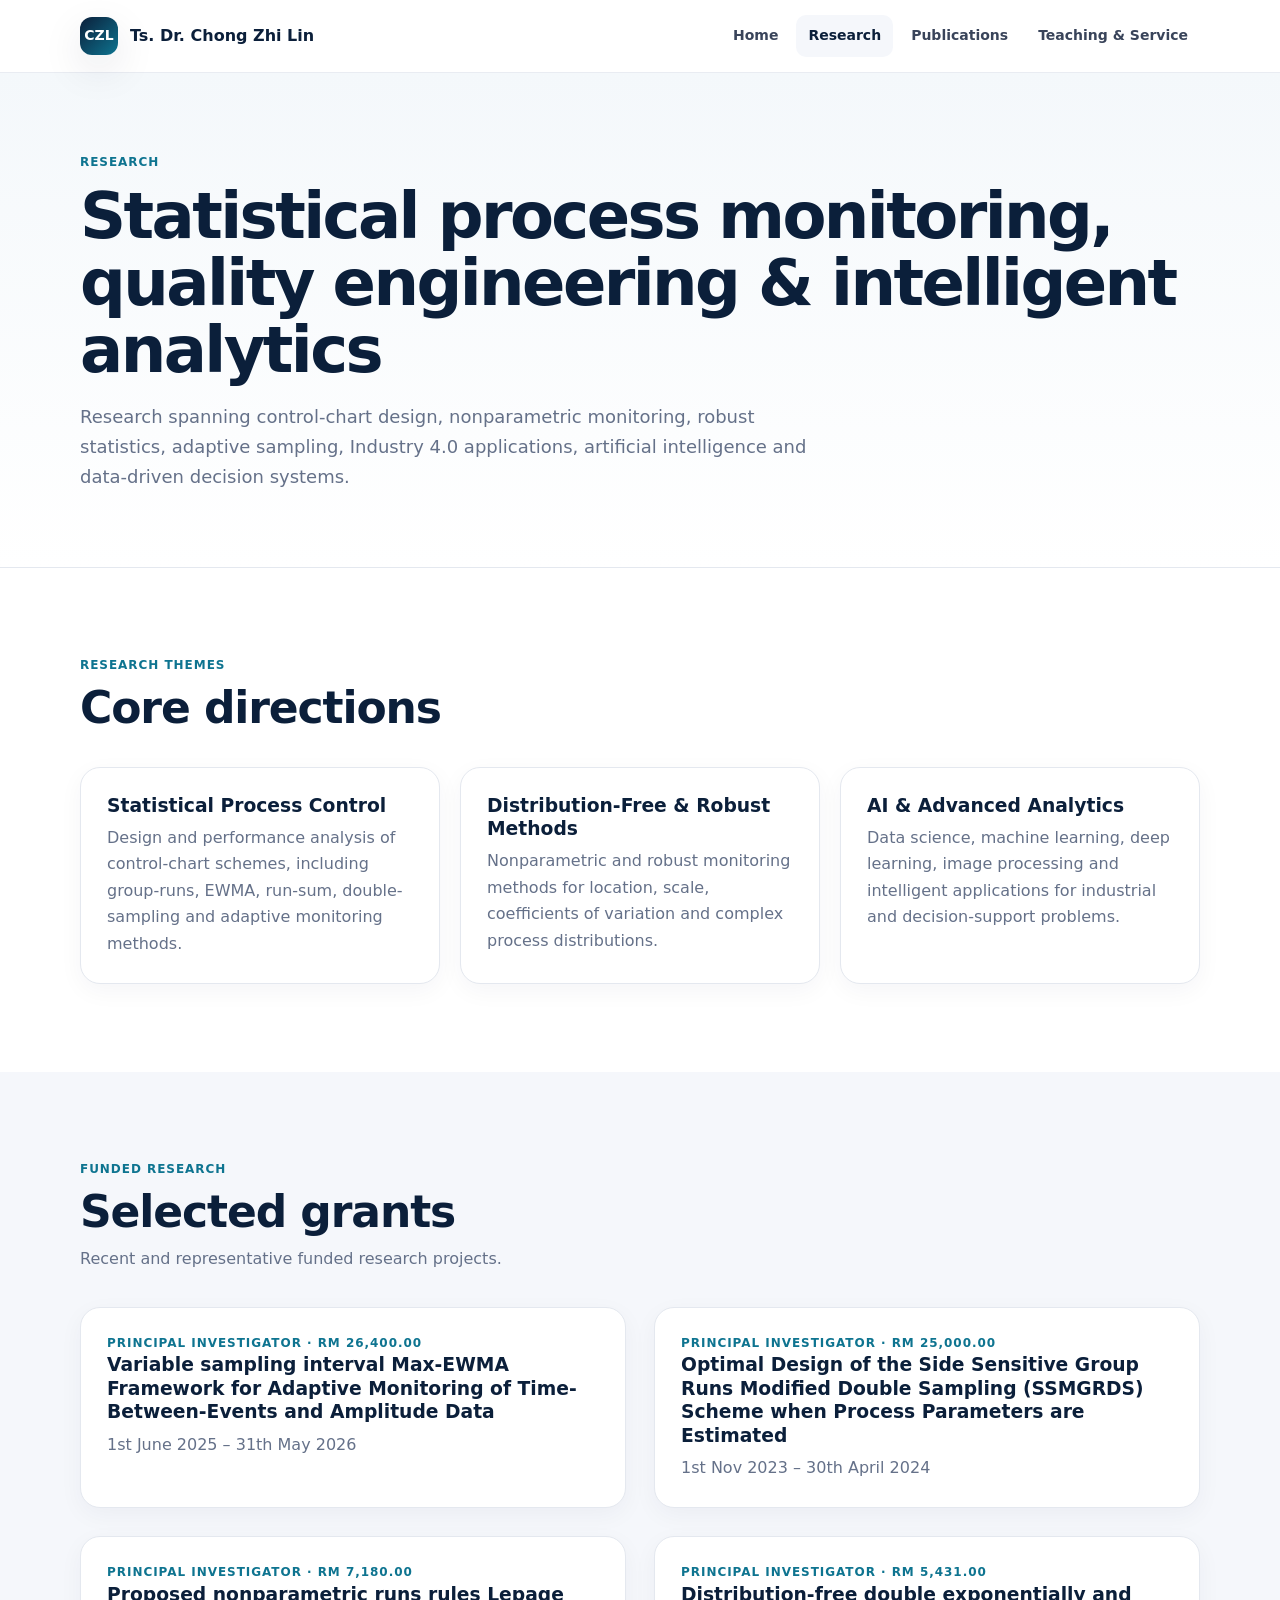
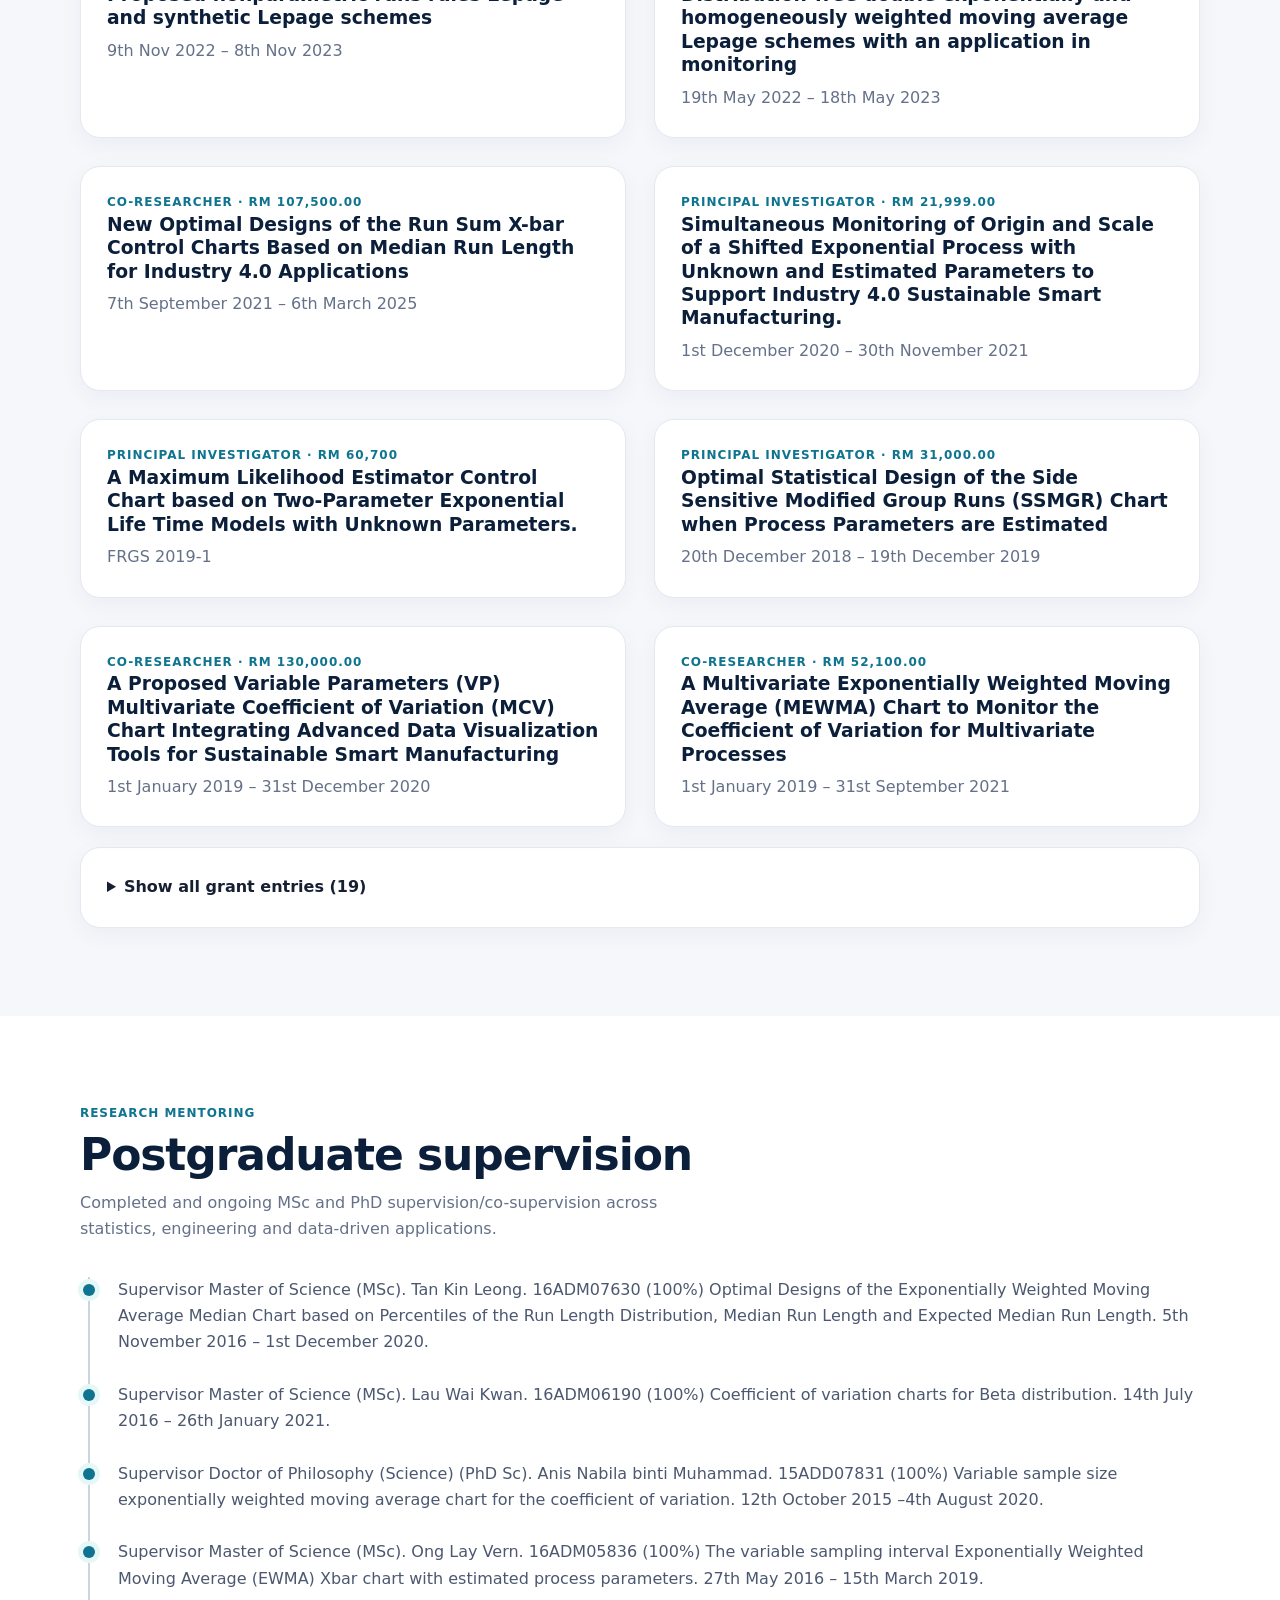
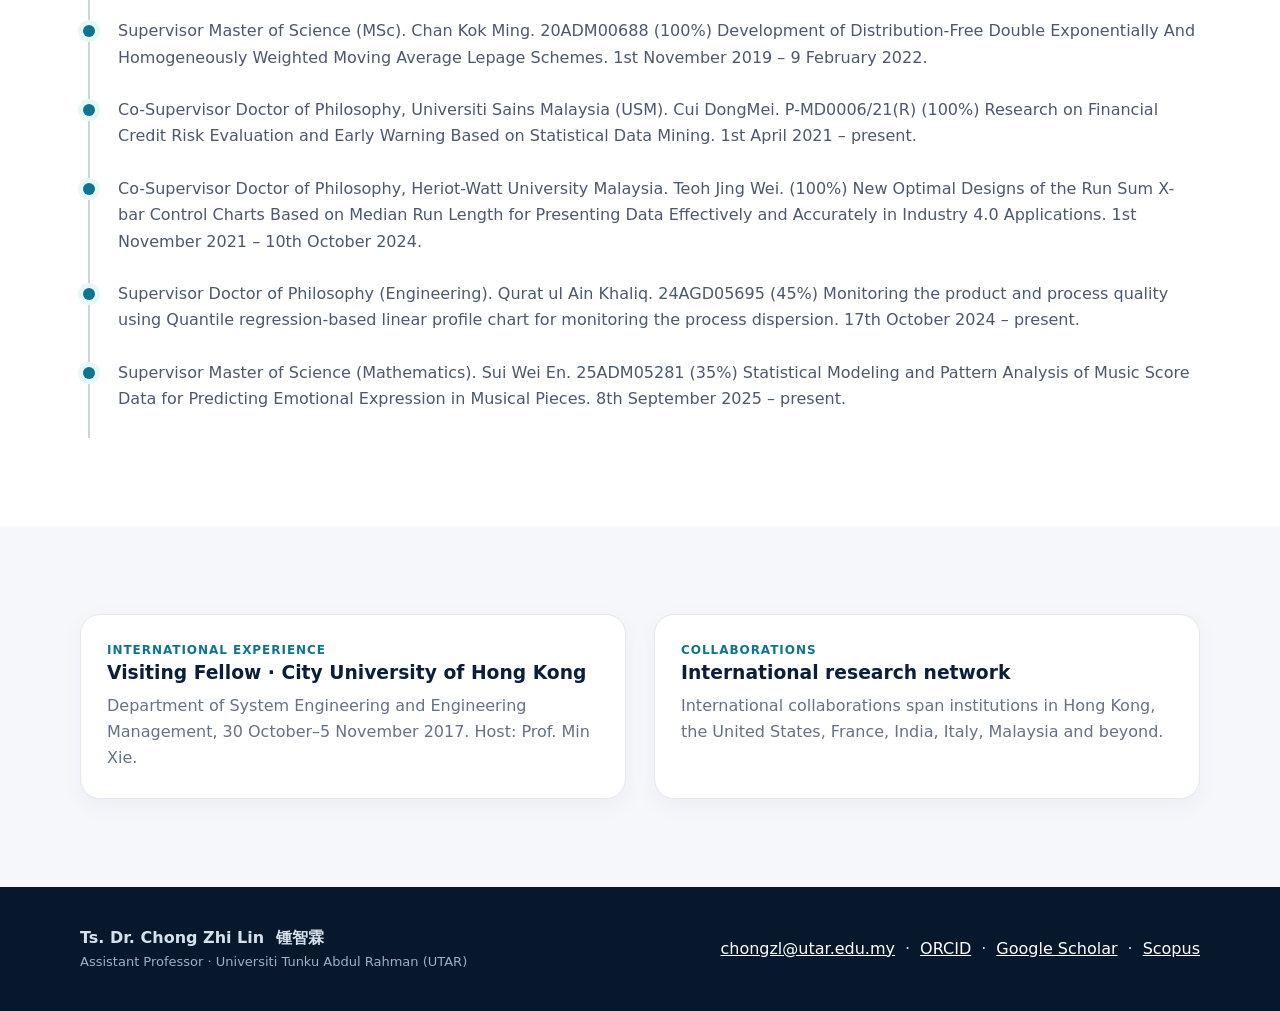
<file: research.html>
<!doctype html><html lang="en"><head><meta charset="utf-8"><meta name="viewport" content="width=device-width,initial-scale=1"><meta name="description" content="Research by Ts. Dr. Chong Zhi Lin (锺智霖) in statistical process control, nonparametric monitoring, robust statistics, quality engineering, AI and advanced analytics."><title>Research | Chong Zhi Lin (锺智霖) – Statistical Process Control &amp; AI</title><link rel="stylesheet" href="assets/styles.css"><link rel="icon" href="assets/favicon.svg" type="image/svg+xml"><!-- SEO START -->
<meta name="robots" content="index,follow,max-image-preview:large,max-snippet:-1,max-video-preview:-1">
<meta name="author" content="Ts. Dr. Chong Zhi Lin">
<link rel="canonical" href="https://chongzhilin.my/research">
<meta property="og:locale" content="en_MY">
<meta property="og:type" content="website">
<meta property="og:site_name" content="Ts. Dr. Chong Zhi Lin">
<meta property="og:title" content="Research | Chong Zhi Lin (锺智霖) – Statistical Process Control &amp; AI">
<meta property="og:description" content="Research by Ts. Dr. Chong Zhi Lin (锺智霖) in statistical process control, nonparametric monitoring, robust statistics, quality engineering, AI and advanced analytics.">
<meta property="og:url" content="https://chongzhilin.my/research">
<meta property="og:image" content="https://chongzhilin.my/assets/profile.jpg">
<meta property="og:image:alt" content="Portrait of Ts. Dr. Chong Zhi Lin">
<meta name="twitter:card" content="summary">
<meta name="twitter:title" content="Research | Chong Zhi Lin (锺智霖) – Statistical Process Control &amp; AI">
<meta name="twitter:description" content="Research by Ts. Dr. Chong Zhi Lin (锺智霖) in statistical process control, nonparametric monitoring, robust statistics, quality engineering, AI and advanced analytics.">
<meta name="twitter:image" content="https://chongzhilin.my/assets/profile.jpg">
<script type="application/ld+json">{"@context":"https://schema.org","@graph":[{"@type":"WebSite","@id":"https://chongzhilin.my/#website","url":"https://chongzhilin.my/","name":"Ts. Dr. Chong Zhi Lin","alternateName":["Chong Zhi Lin","Chong Z.L.","锺智霖"],"publisher":{"@id":"https://chongzhilin.my/#person"},"inLanguage":"en"},{"@type":"Person","@id":"https://chongzhilin.my/#person","name":"Chong Zhi Lin","honorificPrefix":"Ts. Dr.","url":"https://chongzhilin.my/","image":"https://chongzhilin.my/assets/profile.jpg","jobTitle":"Assistant Professor","email":"mailto:chongzl@utar.edu.my","worksFor":{"@type":"CollegeOrUniversity","name":"Universiti Tunku Abdul Rahman (UTAR)","url":"https://www.utar.edu.my/"},"alumniOf":{"@type":"CollegeOrUniversity","name":"Universiti Sains Malaysia","url":"https://www.usm.my/"},"knowsAbout":["Statistical Process Control","Quality Control","Nonparametric Control Charts","Robust Statistics","Advanced Analytics","Artificial Intelligence","Data Science","Machine Learning","Deep Learning","Image Processing","Natural Language Processing"],"sameAs":["https://orcid.org/0000-0001-5670-6043","https://www2.utar.edu.my/cv/index.jsp?cv=chongzl&reqPageId=aboutMe","https://dspace-cris.utar.edu.my/items/chongzl","https://scholar.google.ca/citations?user=jpxHVs4AAAAJ&hl=en","https://www.scopus.com/authid/detail.uri?authorId=57192911225","https://www.researchgate.net/profile/Chong-Zhi-Lin"]},{"@type":"WebPage","@id":"https://chongzhilin.my/research#webpage","url":"https://chongzhilin.my/research","name":"Research | Chong Zhi Lin (锺智霖) – Statistical Process Control & AI","description":"Research by Ts. Dr. Chong Zhi Lin (锺智霖) in statistical process control, nonparametric monitoring, robust statistics, quality engineering, AI and advanced analytics.","isPartOf":{"@id":"https://chongzhilin.my/#website"},"about":{"@id":"https://chongzhilin.my/#person"},"mainEntity":{"@id":"https://chongzhilin.my/#person"},"inLanguage":"en"}]}</script>
<!-- SEO END --></head><body><header class="site-header"><div class="container nav"><a class="brand" href="/"><span class="brand-mark">CZL</span><span>Ts. Dr. Chong Zhi Lin</span></a><button class="menu-btn" aria-label="Open menu">☰</button><nav class="nav-links"><a class="" href="/">Home</a><a class="active" href="/research">Research</a><a class="" href="/publications">Publications</a><a class="" href="/teaching-service">Teaching & Service</a></nav></div></header><section class="page-hero"><div class="container"><div class="eyebrow">Research</div><h1>Statistical process monitoring, quality engineering & intelligent analytics</h1><p>Research spanning control-chart design, nonparametric monitoring, robust statistics, adaptive sampling, Industry 4.0 applications, artificial intelligence and data-driven decision systems.</p></div></section>
<section class="section"><div class="container"><div class="section-head"><div><div class="eyebrow">Research themes</div><h2>Core directions</h2></div></div><div class="grid-3"><div class="card"><h3>Statistical Process Control</h3><p>Design and performance analysis of control-chart schemes, including group-runs, EWMA, run-sum, double-sampling and adaptive monitoring methods.</p></div><div class="card"><h3>Distribution-Free & Robust Methods</h3><p>Nonparametric and robust monitoring methods for location, scale, coefficients of variation and complex process distributions.</p></div><div class="card"><h3>AI & Advanced Analytics</h3><p>Data science, machine learning, deep learning, image processing and intelligent applications for industrial and decision-support problems.</p></div></div></div></section>
<section class="section soft"><div class="container"><div class="section-head"><div><div class="eyebrow">Funded research</div><h2>Selected grants</h2><p class="section-intro">Recent and representative funded research projects.</p></div></div><div class="grid-2"><article class="card grant-card"><div class="eyebrow">Principal Investigator · RM 26,400.00</div><h3>Variable sampling interval Max-EWMA Framework for Adaptive Monitoring of Time-Between-Events and Amplitude Data</h3><p>1st June 2025 – 31th May 2026</p></article>
<article class="card grant-card"><div class="eyebrow">Principal Investigator · RM 25,000.00</div><h3>Optimal Design of the Side Sensitive Group Runs Modified Double Sampling (SSMGRDS) Scheme when Process Parameters are Estimated</h3><p>1st Nov 2023 – 30th April 2024</p></article>
<article class="card grant-card"><div class="eyebrow">Principal Investigator · RM 7,180.00</div><h3>Proposed nonparametric runs rules Lepage and synthetic Lepage schemes</h3><p>9th Nov 2022 – 8th Nov 2023</p></article>
<article class="card grant-card"><div class="eyebrow">Principal Investigator · RM 5,431.00</div><h3>Distribution-free double exponentially and homogeneously weighted moving average Lepage schemes with an application in monitoring</h3><p>19th May 2022 – 18th May 2023</p></article>
<article class="card grant-card"><div class="eyebrow">Co-researcher · RM 107,500.00</div><h3>New Optimal Designs of the Run Sum X-bar Control Charts Based on Median Run Length for Industry 4.0 Applications</h3><p>7th September 2021 – 6th March 2025</p></article>
<article class="card grant-card"><div class="eyebrow">Principal Investigator · RM 21,999.00</div><h3>Simultaneous Monitoring of Origin and Scale of a Shifted Exponential Process with Unknown and Estimated Parameters to Support Industry 4.0 Sustainable Smart Manufacturing.</h3><p>1st December 2020 – 30th November 2021</p></article>
<article class="card grant-card"><div class="eyebrow">Principal Investigator · RM 60,700</div><h3>A Maximum Likelihood Estimator Control Chart based on Two-Parameter Exponential Life Time Models with Unknown Parameters.</h3><p>FRGS 2019-1</p></article>
<article class="card grant-card"><div class="eyebrow">Principal Investigator · RM 31,000.00</div><h3>Optimal Statistical Design of the Side Sensitive Modified Group Runs (SSMGR) Chart when Process Parameters are Estimated</h3><p>20th December 2018 – 19th December 2019</p></article>
<article class="card grant-card"><div class="eyebrow">Co-researcher · RM 130,000.00</div><h3>A Proposed Variable Parameters (VP) Multivariate Coefficient of Variation (MCV) Chart Integrating Advanced Data Visualization Tools for Sustainable Smart Manufacturing</h3><p>1st January 2019 – 31st December 2020</p></article>
<article class="card grant-card"><div class="eyebrow">Co-researcher · RM 52,100.00</div><h3>A Multivariate Exponentially Weighted Moving Average (MEWMA) Chart to Monitor the Coefficient of Variation for Multivariate Processes</h3><p>1st January 2019 – 31st September 2021</p></article></div><details class="card" style="margin-top:20px"><summary style="font-weight:800;cursor:pointer">Show all grant entries (19)</summary><ol class="list-clean"><li>Principle Investigator, UTARRF, no. IPSR/RMC/UTARRF/2025-C1/C01: RM 26,400.00 (1st June 2025 – 31th May 2026) Title of Project: Variable sampling interval Max-EWMA Framework for Adaptive Monitoring of Time-Between-Events and Amplitude Data</li>
<li>Principle Investigator, UTARRF, no. IPSR/RMC/UTARRF/2023-C2/C01: RM 25,000.00 (1st Nov 2023 – 30th April 2024) Title of Project: Optimal Design of the Side Sensitive Group Runs Modified Double Sampling (SSMGRDS) Scheme when Process Parameters are Estimated</li>
<li>Principle Investigator, UTAR Research Publication Scheme (RPS), no. UTARRPS/2022/181: RM 7,180.00 (9th Nov 2022 – 8th Nov 2023) Title of Project: Proposed nonparametric runs rules Lepage and synthetic Lepage schemes</li>
<li>Principle Investigator, UTAR Research Publication Scheme (RPS), no. UTARRPS/2022/076: RM 5,431.00 (19th May 2022 – 18th May 2023) Title of Project: Distribution-free double exponentially and homogeneously weighted moving average Lepage schemes with an application in monitoring</li>
<li>Co-researcher, Fundamental Research Grant Scheme (FRGS), no. FRGS/1/2021/STG06/HWUM/02/1: RM 107,500.00 (7th September 2021 – 6th March 2025) Title of Project: New Optimal Designs of the Run Sum X-bar Control Charts Based on Median Run Length for Industry 4.0 Applications</li>
<li>Principle Investigator, Short Term Grant 2020, no. 304/PMATHS/6315485: RM 21,999.00 (1st December 2020 – 30th November 2021) Title of Project: Simultaneous Monitoring of Origin and Scale of a Shifted Exponential Process with Unknown and Estimated Parameters to Support Industry 4.0 Sustainable Smart Manufacturing.</li>
<li>Principle Investigator, Fundamental Research Grant Scheme (FRGS 2019-1), RM 60,700 (1st September 2019 – 31th October 2022) Title of Project: A Maximum Likelihood Estimator Control Chart based on Two-Parameter Exponential Life Time Models with Unknown Parameters.</li>
<li>Principle Investigator, UTAR Research Fund (UTARRF), no. IPSR/RMC/UTARRF/2018-C2/C04: RM 31,000.00 (20th December 2018 – 19th December 2019) Title of Project: Optimal Statistical Design of the Side Sensitive Modified Group Runs (SSMGR) Chart when Process Parameters are Estimated</li>
<li>Co-researcher, CoE grant by Sarawak Multimedia Authority (SMA), no. 2-5197: RM 130,000.00 (1st January 2019 – 31st December 2020) Title of Project: A Proposed Variable Parameters (VP) Multivariate Coefficient of Variation (MCV) Chart Integrating Advanced Data Visualization Tools for Sustainable Smart Manufacturing</li>
<li>Co-researcher, Fundamental Research Grant Scheme (FRGS), no. FRGS/1/2018/STG06/UM/02/3: RM 52,100.00 (1st January 2019 – 31st September 2021) Title of Project: A Multivariate Exponentially Weighted Moving Average (MEWMA) Chart to Monitor the Coefficient of Variation for Multivariate Processes</li>
<li>Co-researcher, Geran Universiti Penyelidikan (RUI) 2017, Universiti Sains Malaysia, no 1001/PMATHS/8011039: RM94,200.00 (1st December 2017 – 30th November 2020) Title of Project. Multivariate Adaptive Double Sampling Control Chart for Sustainable Manufacturing</li>
<li>Principle Investigator, Fundamental Research Grant Scheme (FRGS), no. FRGS/1/2016/STG06/UTAR/02/1: RM 57,000.00 (1st August 2016 – 30th October 2018) Title of Project: A New Distribution-Free Shewhart-Lepage Type Optimal Control Schemes for Simultaneous Monitoring of Location and Scale</li>
<li>Principle Investigator, UTAR Top Up Scheme, no. 6235/C03: RM 16,800.00 (1st August 2016 – 31st July 2018) Title of Project: A New Distribution-Free Shewhart-Lepage Type Optimal Control Schemes for Simultaneous Monitoring of Location and Scale</li>
<li>Principle Investigator, UTAR Research Publication Scheme (RPS), no. UTARRPS/2019/98: RM 3,518.00 (6th November 2019 – 5th November 2020) Title of Project: Comparisons of some distribution-free CUSUM and EWMA schemes and their applications in monitoring impurity in mining process flotation</li>
<li>Principle Investigator, UTAR Research Publication Scheme (RPS), no. UTARRPS/2019/10: RM 1,203.00 (1st April 2019 – 31th March 2020) Title of Project: Optimal Design of the Side Sensitive Modified Group Runs (SSMGR) Xbar Chart when Process Parameters are Estimated</li>
<li>Principle Investigator, UTAR Research Publication Scheme (RPS), no. UTARRPS/2018/10: RM 2,623.00 (21st February 2018 – 20th February 2019) Title of Project: Some distribution-free Lepage type schemes for simultaneous monitoring of one-sided shifts in location and scale</li>
<li>Principle Investigator, UTAR Research Publication Scheme (RPS), no. UTARRPS/2017/02: RM 2,086.00 (3rd February 2017 – 2nd February 2018) Title of Project: Distribution-free Shewart-Lepage type premier control schemes for simultaneous monitoring of location and scale</li>
<li>Principle Investigator, UTAR Research Publication Scheme (RPS), no. UTARRPS/2017/37: RM 300.00 (23th May 2017 – 22th May 2018) Title of Project: Group runs revised m-of-k runs rule control chart</li>
<li>Principle Investigator, UTAR Research Publication Scheme (RPS), no. UTARRPS/2017/110: RM 547.00 (19th Dec 2017 – 18th Dec 2018) Title of Project: Group Runs Double Sampling np Control Chart for Attributes</li></ol></details></div></section>
<section class="section"><div class="container"><div class="section-head"><div><div class="eyebrow">Research mentoring</div><h2>Postgraduate supervision</h2><p class="section-intro">Completed and ongoing MSc and PhD supervision/co-supervision across statistics, engineering and data-driven applications.</p></div></div><div class="timeline"><article class="timeline-item"><p>Supervisor Master of Science (MSc). Tan Kin Leong. 16ADM07630 (100%) Optimal Designs of the Exponentially Weighted Moving Average Median Chart based on Percentiles of the Run Length Distribution, Median Run Length and Expected Median Run Length. 5th November 2016 – 1st December 2020.</p></article>
<article class="timeline-item"><p>Supervisor Master of Science (MSc). Lau Wai Kwan. 16ADM06190 (100%) Coefficient of variation charts for Beta distribution. 14th July 2016 – 26th January 2021.</p></article>
<article class="timeline-item"><p>Supervisor Doctor of Philosophy (Science) (PhD Sc). Anis Nabila binti Muhammad. 15ADD07831 (100%) Variable sample size exponentially weighted moving average chart for the coefficient of variation. 12th October 2015 –4th August 2020.</p></article>
<article class="timeline-item"><p>Supervisor Master of Science (MSc). Ong Lay Vern. 16ADM05836 (100%) The variable sampling interval Exponentially Weighted Moving Average (EWMA) Xbar chart with estimated process parameters. 27th May 2016 – 15th March 2019.</p></article>
<article class="timeline-item"><p>Supervisor Master of Science (MSc). Chan Kok Ming. 20ADM00688 (100%) Development of Distribution-Free Double Exponentially And Homogeneously Weighted Moving Average Lepage Schemes. 1st November 2019 – 9 February 2022.</p></article>
<article class="timeline-item"><p>Co-Supervisor Doctor of Philosophy, Universiti Sains Malaysia (USM). Cui DongMei. P-MD0006/21(R) (100%) Research on Financial Credit Risk Evaluation and Early Warning Based on Statistical Data Mining. 1st April 2021 – present.</p></article>
<article class="timeline-item"><p>Co-Supervisor Doctor of Philosophy, Heriot-Watt University Malaysia. Teoh Jing Wei. (100%) New Optimal Designs of the Run Sum X-bar Control Charts Based on Median Run Length for Presenting Data Effectively and Accurately in Industry 4.0 Applications. 1st November 2021 – 10th October 2024.</p></article>
<article class="timeline-item"><p>Supervisor Doctor of Philosophy (Engineering). Qurat ul Ain Khaliq. 24AGD05695 (45%) Monitoring the product and process quality using Quantile regression-based linear profile chart for monitoring the process dispersion. 17th October 2024 – present.</p></article>
<article class="timeline-item"><p>Supervisor Master of Science (Mathematics). Sui Wei En. 25ADM05281 (35%) Statistical Modeling and Pattern Analysis of Music Score Data for Predicting Emotional Expression in Musical Pieces. 8th September 2025 – present.</p></article></div></div></section>
<section class="section soft"><div class="container"><div class="grid-2"><article class="card"><div class="eyebrow">International experience</div><h3>Visiting Fellow · City University of Hong Kong</h3><p>Department of System Engineering and Engineering Management, 30 October–5 November 2017. Host: Prof. Min Xie.</p></article><article class="card"><div class="eyebrow">Collaborations</div><h3>International research network</h3><p>International collaborations span institutions in Hong Kong, the United States, France, India, Italy, Malaysia and beyond.</p></article></div></div></section><footer class="footer"><div class="container footer-grid"><div><strong>Ts. Dr. Chong Zhi Lin <span class="footer-cn" lang="zh">锺智霖</span></strong><div class="small" style="color:#9fb0c2">Assistant Professor · Universiti Tunku Abdul Rahman (UTAR)</div></div><div><a href="mailto:chongzl@utar.edu.my">chongzl@utar.edu.my</a> · <a href="https://orcid.org/0000-0001-5670-6043" target="_blank" rel="noopener">ORCID</a> · <a href="https://scholar.google.ca/citations?user=jpxHVs4AAAAJ&amp;hl=en" target="_blank" rel="noopener">Google Scholar</a> · <a href="https://www.scopus.com/authid/detail.uri?authorId=57192911225" target="_blank" rel="noopener">Scopus</a></div></div></footer><script src="assets/app.js"></script></body></html>
</file>
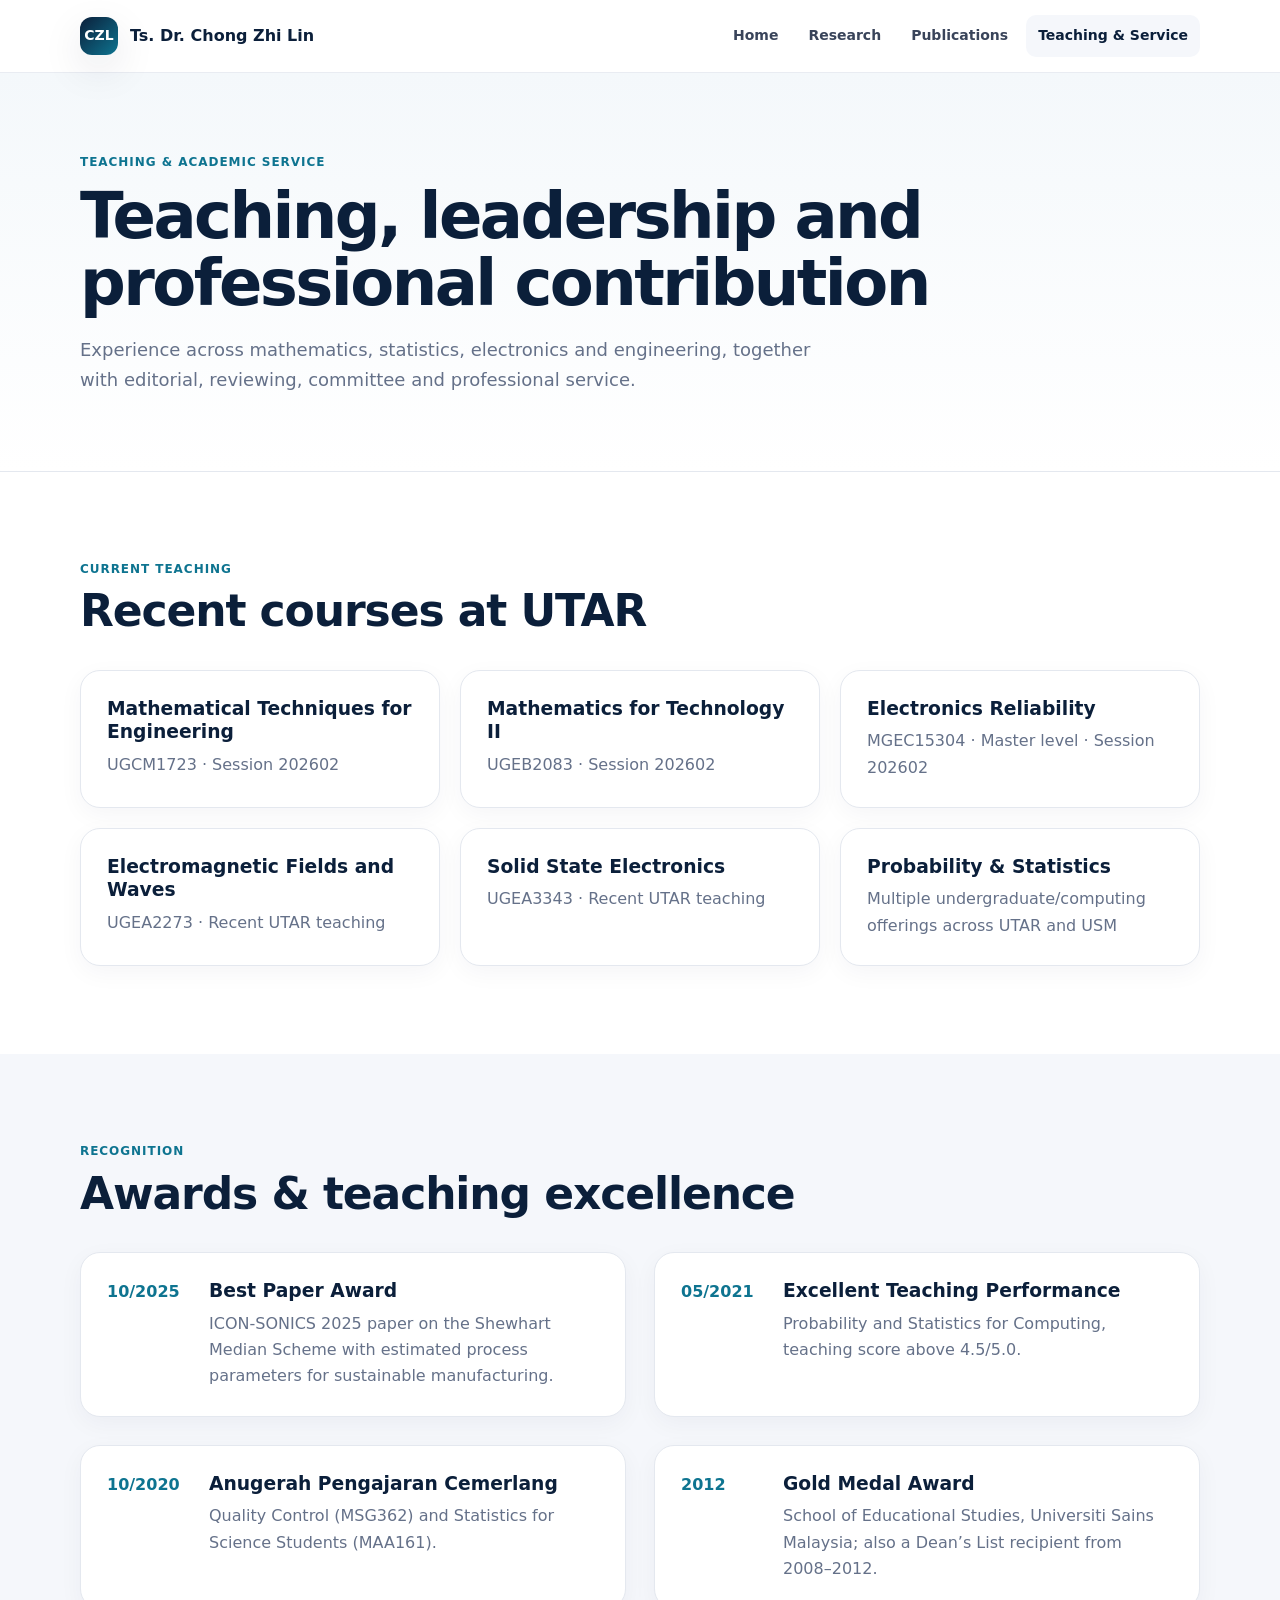
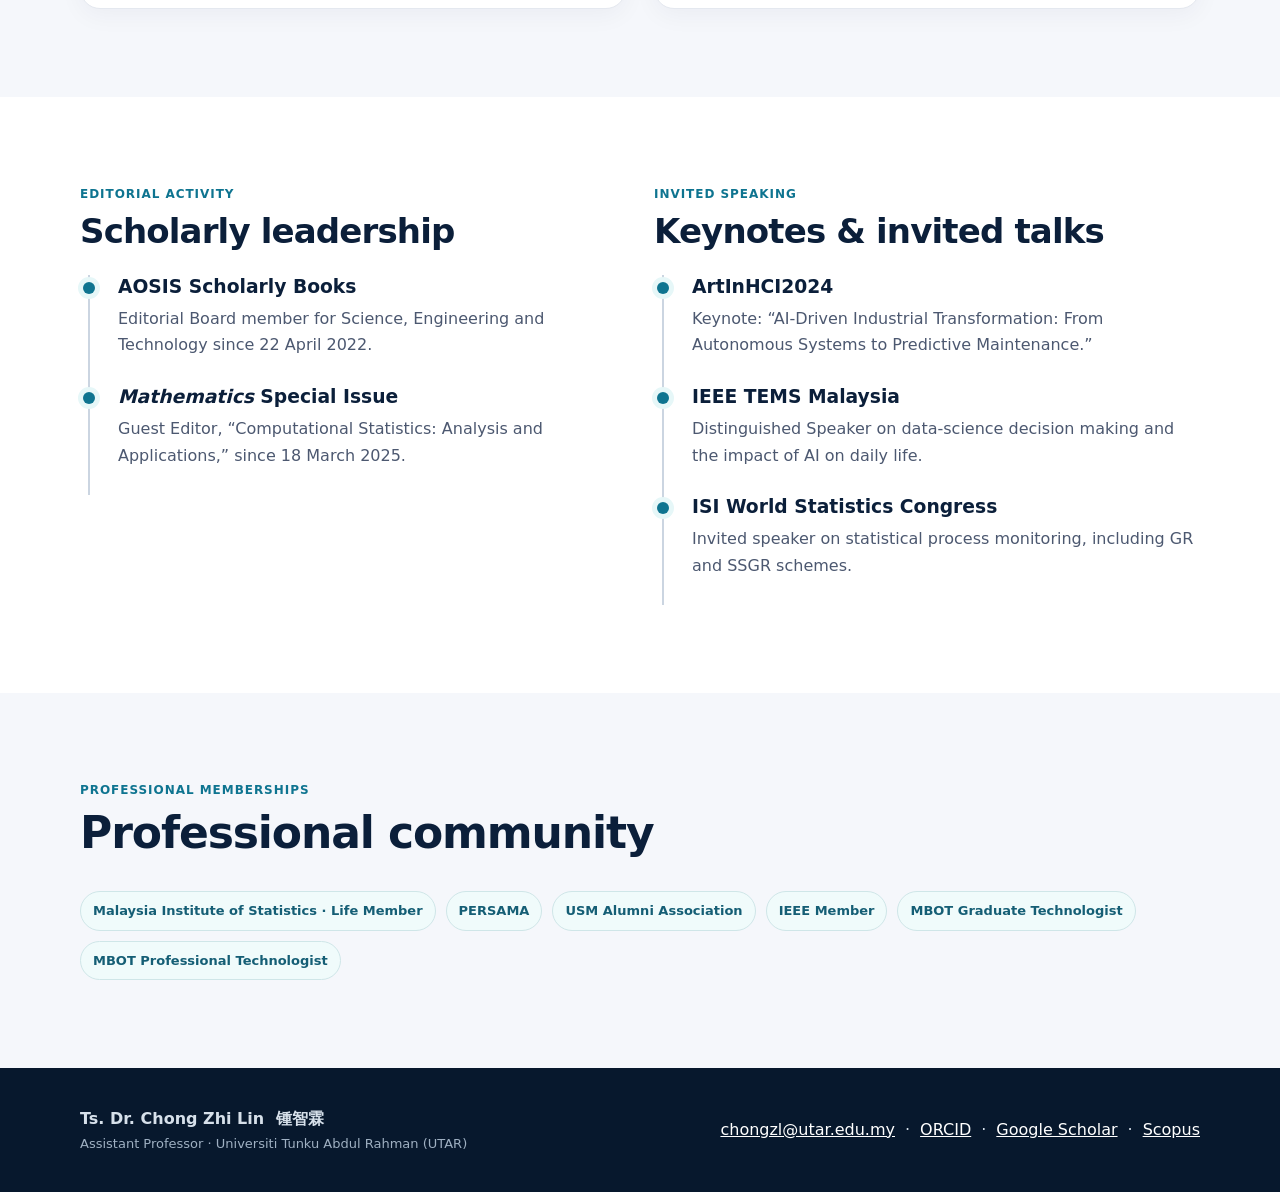
<file: teaching-service.html>
<!doctype html><html lang="en"><head><meta charset="utf-8"><meta name="viewport" content="width=device-width,initial-scale=1"><meta name="description" content="Teaching, academic service, editorial activities, invited talks, awards and professional contributions of Ts. Dr. Chong Zhi Lin (锺智霖) at UTAR."><title>Teaching &amp; Academic Service | Chong Zhi Lin (锺智霖) | UTAR</title><link rel="stylesheet" href="assets/styles.css"><link rel="icon" href="assets/favicon.svg" type="image/svg+xml"><!-- SEO START -->
<meta name="robots" content="index,follow,max-image-preview:large,max-snippet:-1,max-video-preview:-1">
<meta name="author" content="Ts. Dr. Chong Zhi Lin">
<link rel="canonical" href="https://chongzhilin.my/teaching-service">
<meta property="og:locale" content="en_MY">
<meta property="og:type" content="website">
<meta property="og:site_name" content="Ts. Dr. Chong Zhi Lin">
<meta property="og:title" content="Teaching &amp; Academic Service | Chong Zhi Lin (锺智霖) | UTAR">
<meta property="og:description" content="Teaching, academic service, editorial activities, invited talks, awards and professional contributions of Ts. Dr. Chong Zhi Lin (锺智霖) at UTAR.">
<meta property="og:url" content="https://chongzhilin.my/teaching-service">
<meta property="og:image" content="https://chongzhilin.my/assets/profile.jpg">
<meta property="og:image:alt" content="Portrait of Ts. Dr. Chong Zhi Lin">
<meta name="twitter:card" content="summary">
<meta name="twitter:title" content="Teaching &amp; Academic Service | Chong Zhi Lin (锺智霖) | UTAR">
<meta name="twitter:description" content="Teaching, academic service, editorial activities, invited talks, awards and professional contributions of Ts. Dr. Chong Zhi Lin (锺智霖) at UTAR.">
<meta name="twitter:image" content="https://chongzhilin.my/assets/profile.jpg">
<script type="application/ld+json">{"@context":"https://schema.org","@graph":[{"@type":"WebSite","@id":"https://chongzhilin.my/#website","url":"https://chongzhilin.my/","name":"Ts. Dr. Chong Zhi Lin","alternateName":["Chong Zhi Lin","Chong Z.L.","锺智霖"],"publisher":{"@id":"https://chongzhilin.my/#person"},"inLanguage":"en"},{"@type":"Person","@id":"https://chongzhilin.my/#person","name":"Chong Zhi Lin","honorificPrefix":"Ts. Dr.","url":"https://chongzhilin.my/","image":"https://chongzhilin.my/assets/profile.jpg","jobTitle":"Assistant Professor","email":"mailto:chongzl@utar.edu.my","worksFor":{"@type":"CollegeOrUniversity","name":"Universiti Tunku Abdul Rahman (UTAR)","url":"https://www.utar.edu.my/"},"alumniOf":{"@type":"CollegeOrUniversity","name":"Universiti Sains Malaysia","url":"https://www.usm.my/"},"knowsAbout":["Statistical Process Control","Quality Control","Nonparametric Control Charts","Robust Statistics","Advanced Analytics","Artificial Intelligence","Data Science","Machine Learning","Deep Learning","Image Processing","Natural Language Processing"],"sameAs":["https://orcid.org/0000-0001-5670-6043","https://www2.utar.edu.my/cv/index.jsp?cv=chongzl&reqPageId=aboutMe","https://dspace-cris.utar.edu.my/items/chongzl","https://scholar.google.ca/citations?user=jpxHVs4AAAAJ&hl=en","https://www.scopus.com/authid/detail.uri?authorId=57192911225","https://www.researchgate.net/profile/Chong-Zhi-Lin"]},{"@type":"WebPage","@id":"https://chongzhilin.my/teaching-service#webpage","url":"https://chongzhilin.my/teaching-service","name":"Teaching & Academic Service | Chong Zhi Lin (锺智霖) | UTAR","description":"Teaching, academic service, editorial activities, invited talks, awards and professional contributions of Ts. Dr. Chong Zhi Lin (锺智霖) at UTAR.","isPartOf":{"@id":"https://chongzhilin.my/#website"},"about":{"@id":"https://chongzhilin.my/#person"},"mainEntity":{"@id":"https://chongzhilin.my/#person"},"inLanguage":"en"}]}</script>
<!-- SEO END --></head><body><header class="site-header"><div class="container nav"><a class="brand" href="/"><span class="brand-mark">CZL</span><span>Ts. Dr. Chong Zhi Lin</span></a><button class="menu-btn" aria-label="Open menu">☰</button><nav class="nav-links"><a class="" href="/">Home</a><a class="" href="/research">Research</a><a class="" href="/publications">Publications</a><a class="active" href="/teaching-service">Teaching & Service</a></nav></div></header><section class="page-hero"><div class="container"><div class="eyebrow">Teaching & academic service</div><h1>Teaching, leadership and professional contribution</h1><p>Experience across mathematics, statistics, electronics and engineering, together with editorial, reviewing, committee and professional service.</p></div></section>
<section class="section"><div class="container"><div class="section-head"><div><div class="eyebrow">Current teaching</div><h2>Recent courses at UTAR</h2></div></div><div class="grid-3"><article class="card"><h3>Mathematical Techniques for Engineering</h3><p>UGCM1723 · Session 202602</p></article><article class="card"><h3>Mathematics for Technology II</h3><p>UGEB2083 · Session 202602</p></article><article class="card"><h3>Electronics Reliability</h3><p>MGEC15304 · Master level · Session 202602</p></article><article class="card"><h3>Electromagnetic Fields and Waves</h3><p>UGEA2273 · Recent UTAR teaching</p></article><article class="card"><h3>Solid State Electronics</h3><p>UGEA3343 · Recent UTAR teaching</p></article><article class="card"><h3>Probability & Statistics</h3><p>Multiple undergraduate/computing offerings across UTAR and USM</p></article></div></div></section>
<section class="section soft"><div class="container"><div class="section-head"><div><div class="eyebrow">Recognition</div><h2>Awards & teaching excellence</h2></div></div><div class="grid-2"><article class="card award"><div class="date">10/2025</div><div><h3>Best Paper Award</h3><p>ICON-SONICS 2025 paper on the Shewhart Median Scheme with estimated process parameters for sustainable manufacturing.</p></div></article><article class="card award"><div class="date">05/2021</div><div><h3>Excellent Teaching Performance</h3><p>Probability and Statistics for Computing, teaching score above 4.5/5.0.</p></div></article><article class="card award"><div class="date">10/2020</div><div><h3>Anugerah Pengajaran Cemerlang</h3><p>Quality Control (MSG362) and Statistics for Science Students (MAA161).</p></div></article><article class="card award"><div class="date">2012</div><div><h3>Gold Medal Award</h3><p>School of Educational Studies, Universiti Sains Malaysia; also a Dean’s List recipient from 2008–2012.</p></div></article></div></div></section>
<section class="section"><div class="container"><div class="grid-2"><div><div class="eyebrow">Editorial activity</div><h2 style="font-size:34px">Scholarly leadership</h2><div class="timeline" style="margin-top:24px"><article class="timeline-item"><h3>AOSIS Scholarly Books</h3><p>Editorial Board member for Science, Engineering and Technology since 22 April 2022.</p></article><article class="timeline-item"><h3><em>Mathematics</em> Special Issue</h3><p>Guest Editor, “Computational Statistics: Analysis and Applications,” since 18 March 2025.</p></article></div></div><div><div class="eyebrow">Invited speaking</div><h2 style="font-size:34px">Keynotes & invited talks</h2><div class="timeline" style="margin-top:24px"><article class="timeline-item"><h3>ArtInHCI2024</h3><p>Keynote: “AI-Driven Industrial Transformation: From Autonomous Systems to Predictive Maintenance.”</p></article><article class="timeline-item"><h3>IEEE TEMS Malaysia</h3><p>Distinguished Speaker on data-science decision making and the impact of AI on daily life.</p></article><article class="timeline-item"><h3>ISI World Statistics Congress</h3><p>Invited speaker on statistical process monitoring, including GR and SSGR schemes.</p></article></div></div></div></div></section>
<section class="section soft"><div class="container"><div class="section-head"><div><div class="eyebrow">Professional memberships</div><h2>Professional community</h2></div></div><div class="tag-cloud"><span class="tag">Malaysia Institute of Statistics · Life Member</span><span class="tag">PERSAMA</span><span class="tag">USM Alumni Association</span><span class="tag">IEEE Member</span><span class="tag">MBOT Graduate Technologist</span><span class="tag">MBOT Professional Technologist</span></div></div></section><footer class="footer"><div class="container footer-grid"><div><strong>Ts. Dr. Chong Zhi Lin <span class="footer-cn" lang="zh">锺智霖</span></strong><div class="small" style="color:#9fb0c2">Assistant Professor · Universiti Tunku Abdul Rahman (UTAR)</div></div><div><a href="mailto:chongzl@utar.edu.my">chongzl@utar.edu.my</a> · <a href="https://orcid.org/0000-0001-5670-6043" target="_blank" rel="noopener">ORCID</a> · <a href="https://scholar.google.ca/citations?user=jpxHVs4AAAAJ&amp;hl=en" target="_blank" rel="noopener">Google Scholar</a> · <a href="https://www.scopus.com/authid/detail.uri?authorId=57192911225" target="_blank" rel="noopener">Scopus</a></div></div></footer><script src="assets/app.js"></script></body></html>
</file>
<file: assets/styles.css>
:root{--navy:#0b1f3a;--navy2:#132d50;--ink:#172033;--muted:#657189;--line:#e4e8ef;--soft:#f5f7fb;--accent:#0e7490;--accent2:#14b8a6;--white:#fff;--shadow:0 14px 40px rgba(11,31,58,.10);--radius:20px}
*{box-sizing:border-box}html{scroll-behavior:smooth}body{margin:0;font-family:Inter,ui-sans-serif,system-ui,-apple-system,BlinkMacSystemFont,"Segoe UI",sans-serif;color:var(--ink);background:var(--white);line-height:1.65}a{color:inherit}img{max-width:100%;display:block}.container{width:min(1120px,calc(100% - 40px));margin:auto}.site-header{position:sticky;top:0;z-index:50;background:rgba(255,255,255,.92);backdrop-filter:blur(16px);border-bottom:1px solid rgba(228,232,239,.8)}.nav{display:flex;align-items:center;justify-content:space-between;min-height:72px;gap:24px}.brand{display:flex;align-items:center;gap:12px;text-decoration:none;font-weight:800;color:var(--navy)}.brand-mark{width:38px;height:38px;border-radius:12px;background:linear-gradient(135deg,var(--navy),var(--accent));display:grid;place-items:center;color:white;font-size:14px;box-shadow:var(--shadow)}.nav-links{display:flex;gap:6px;align-items:center}.nav-links a{text-decoration:none;padding:9px 12px;border-radius:10px;color:#39445a;font-weight:650;font-size:14px}.nav-links a:hover,.nav-links a.active{background:var(--soft);color:var(--navy)}.menu-btn{display:none;border:0;background:var(--soft);border-radius:10px;padding:9px 12px;font-size:18px}.hero{background:linear-gradient(135deg,#07182d 0%,#102e52 55%,#0d6471 100%);color:white;overflow:hidden;position:relative}.hero:after{content:"";position:absolute;width:480px;height:480px;border-radius:50%;right:-140px;top:-190px;background:rgba(255,255,255,.08)}.hero-grid{min-height:620px;display:grid;grid-template-columns:1.2fr .8fr;align-items:center;gap:64px;padding:72px 0;position:relative;z-index:1}.kicker{display:inline-flex;align-items:center;gap:8px;font-weight:700;font-size:13px;letter-spacing:.04em;text-transform:uppercase;color:#a7f3d0;background:rgba(20,184,166,.12);border:1px solid rgba(167,243,208,.2);padding:7px 11px;border-radius:999px}.hero h1{font-size:clamp(42px,6vw,70px);line-height:1.02;margin:18px 0 16px;letter-spacing:-.045em}.hero h1 span{display:block;color:#a5f3fc}.hero .lead{font-size:19px;color:#d8e5f2;max-width:720px;margin:0 0 28px}.button-row{display:flex;flex-wrap:wrap;gap:12px}.btn{display:inline-flex;align-items:center;gap:8px;text-decoration:none;font-weight:750;padding:12px 17px;border-radius:12px;border:1px solid transparent}.btn.primary{background:white;color:var(--navy)}.btn.secondary{border-color:rgba(255,255,255,.28);color:white;background:rgba(255,255,255,.06)}.portrait-wrap{position:relative}.portrait{width:min(390px,100%);aspect-ratio:1/1;object-fit:cover;border-radius:34px;box-shadow:0 28px 80px rgba(0,0,0,.35);border:7px solid rgba(255,255,255,.14);margin:auto}.portrait-badge{position:absolute;right:-12px;bottom:24px;background:white;color:var(--navy);padding:14px 17px;border-radius:16px;box-shadow:var(--shadow);font-weight:800}.stats{display:grid;grid-template-columns:repeat(4,1fr);gap:14px;margin-top:-42px;position:relative;z-index:3}.stat{background:white;border:1px solid var(--line);box-shadow:var(--shadow);border-radius:18px;padding:22px}.stat strong{font-size:31px;display:block;color:var(--navy);line-height:1}.stat span{color:var(--muted);font-size:13px;font-weight:700}.section{padding:88px 0}.section.soft{background:var(--soft)}.section-head{display:flex;align-items:end;justify-content:space-between;gap:30px;margin-bottom:34px}.eyebrow{font-weight:800;text-transform:uppercase;letter-spacing:.08em;font-size:12px;color:var(--accent)}h2{font-size:clamp(30px,4vw,44px);line-height:1.1;letter-spacing:-.025em;margin:8px 0 0;color:var(--navy)}h3{color:var(--navy);margin:0 0 8px;line-height:1.25}.section-intro{max-width:650px;color:var(--muted);margin:10px 0 0}.grid-2{display:grid;grid-template-columns:1fr 1fr;gap:28px}.grid-3{display:grid;grid-template-columns:repeat(3,1fr);gap:20px}.card{background:white;border:1px solid var(--line);border-radius:var(--radius);padding:26px;box-shadow:0 7px 24px rgba(11,31,58,.045)}.card p{color:var(--muted);margin:8px 0 0}.tag-cloud{display:flex;flex-wrap:wrap;gap:10px}.tag{border:1px solid #cfe6e8;background:#f0fbfb;color:#155e75;border-radius:999px;padding:8px 12px;font-size:13px;font-weight:750}.timeline{border-left:2px solid #cbd5e1;margin-left:8px;padding-left:28px}.timeline-item{position:relative;padding:0 0 26px}.timeline-item:before{content:"";position:absolute;width:12px;height:12px;border-radius:50%;left:-35px;top:7px;background:var(--accent);box-shadow:0 0 0 5px #e6f7f8}.timeline-item p{margin:0;color:#4c5870}.callout{background:linear-gradient(135deg,var(--navy),var(--navy2));color:white;border-radius:26px;padding:34px}.callout h3{color:white;font-size:25px}.callout p{color:#d5e2ee}.pub-item{background:white;border:1px solid var(--line);border-radius:16px;padding:18px 20px;margin-bottom:12px;display:grid;grid-template-columns:120px 1fr;gap:16px}.pub-item p{margin:0;color:#354055}.pub-meta{display:flex;flex-direction:column;align-items:flex-start;gap:7px}.year-pill,.index-pill{font-weight:800;border-radius:999px;padding:5px 9px;font-size:12px}.year-pill{background:#e8f5f7;color:#155e75}.index-pill{background:#eef2ff;color:#3730a3}.filters{display:flex;flex-wrap:wrap;gap:10px;margin:0 0 24px}.filters input,.filters select{border:1px solid #cbd5e1;background:white;border-radius:11px;padding:11px 13px;font:inherit;color:var(--ink)}.filters input{min-width:300px;flex:1}.page-hero{padding:80px 0 58px;background:linear-gradient(180deg,#f4f8fb,#fff);border-bottom:1px solid var(--line)}.page-hero h1{font-size:clamp(40px,6vw,64px);line-height:1.05;letter-spacing:-.04em;color:var(--navy);margin:10px 0 14px}.page-hero p{max-width:760px;color:var(--muted);font-size:18px}.small{font-size:13px;color:var(--muted)}.list-clean{padding-left:20px}.list-clean li{margin:0 0 12px;color:#4c5870}.footer{background:#07182d;color:#d6e0ea;padding:38px 0}.footer-grid{display:flex;justify-content:space-between;gap:30px;align-items:center}.footer a{color:white}.hidden{display:none!important}.notice{border-left:4px solid var(--accent);background:#eefbfb;padding:14px 16px;border-radius:8px;color:#355165}.award{display:flex;gap:16px;align-items:flex-start}.award .date{min-width:86px;font-weight:850;color:var(--accent)}
@media(max-width:850px){.hero-grid,.grid-2,.grid-3{grid-template-columns:1fr}.hero-grid{padding:58px 0 90px;gap:38px}.portrait{width:290px}.stats{grid-template-columns:repeat(2,1fr)}.nav-links{display:none;position:absolute;top:72px;left:0;right:0;background:white;border-bottom:1px solid var(--line);padding:14px 20px;flex-direction:column;align-items:stretch}.nav-links.open{display:flex}.menu-btn{display:block}.pub-item{grid-template-columns:1fr}.pub-meta{flex-direction:row}.section-head,.footer-grid{align-items:flex-start;flex-direction:column}.filters input{min-width:100%}}
@media(max-width:520px){.container{width:min(100% - 28px,1120px)}.stats{grid-template-columns:1fr 1fr}.stat{padding:18px}.hero h1{font-size:44px}.section{padding:64px 0}.page-hero{padding-top:58px}}

/* Chinese name and academic profile links */
.hero h1 .name-cn{display:block;color:#fff;font-size:.56em;line-height:1.15;letter-spacing:.04em;margin-top:10px;font-weight:700}
.hero h1 .tagline{display:block;color:#a5f3fc}
.footer-cn{font-weight:700;margin-left:6px}
.footer-grid>div:last-child{display:flex;flex-wrap:wrap;gap:7px 10px;align-items:center}
</file>
